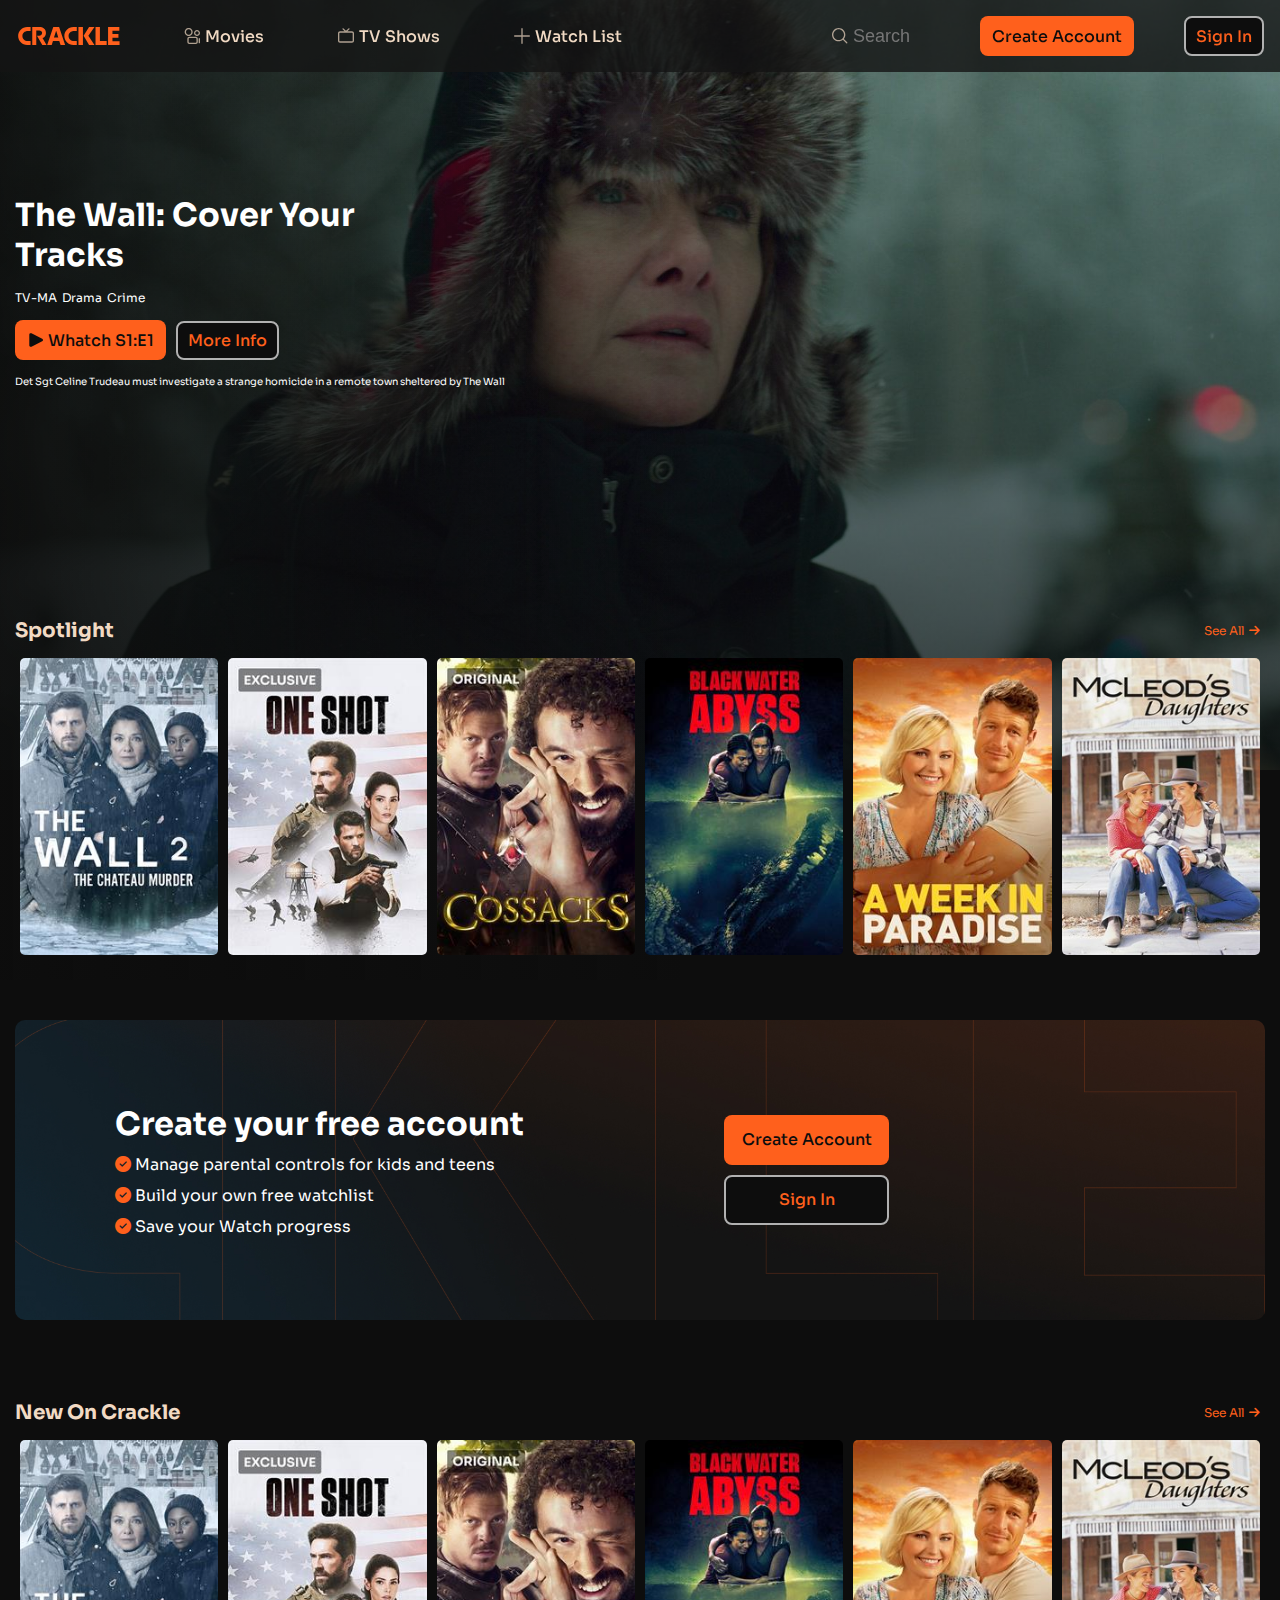
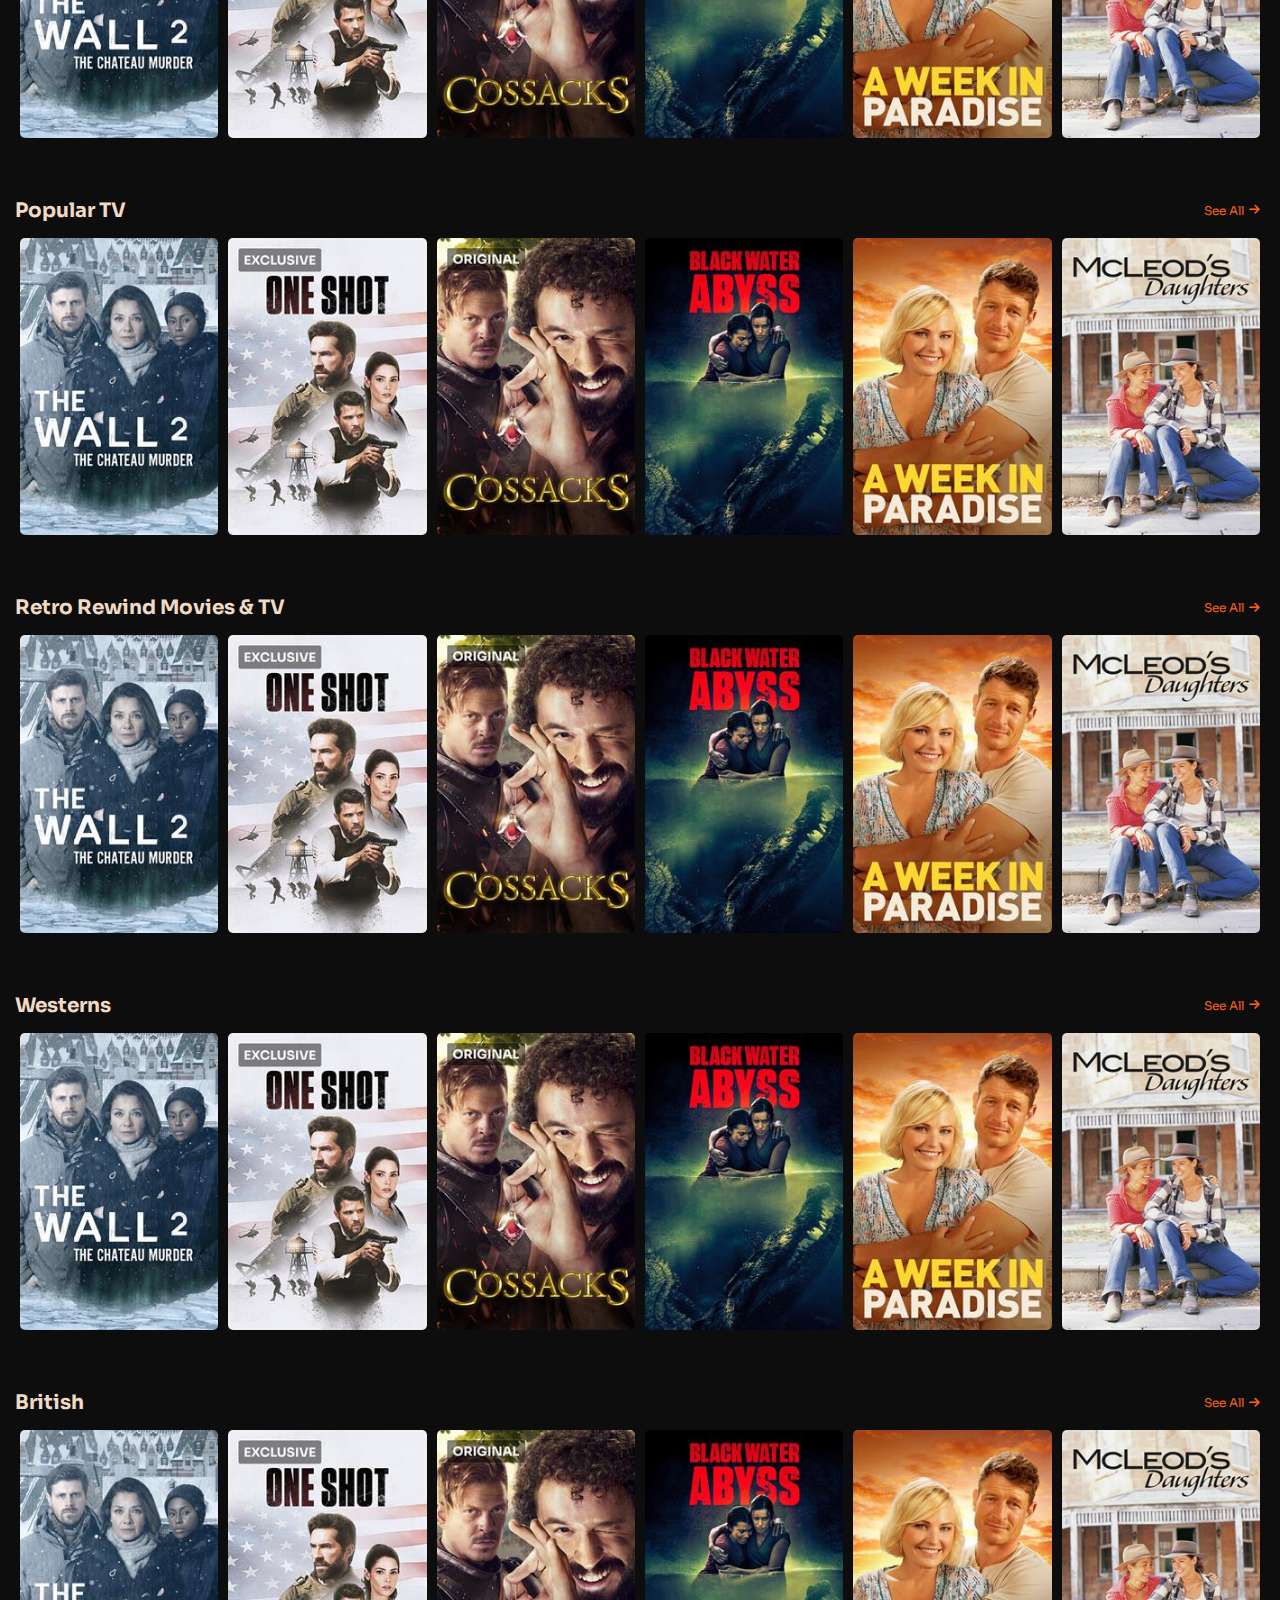
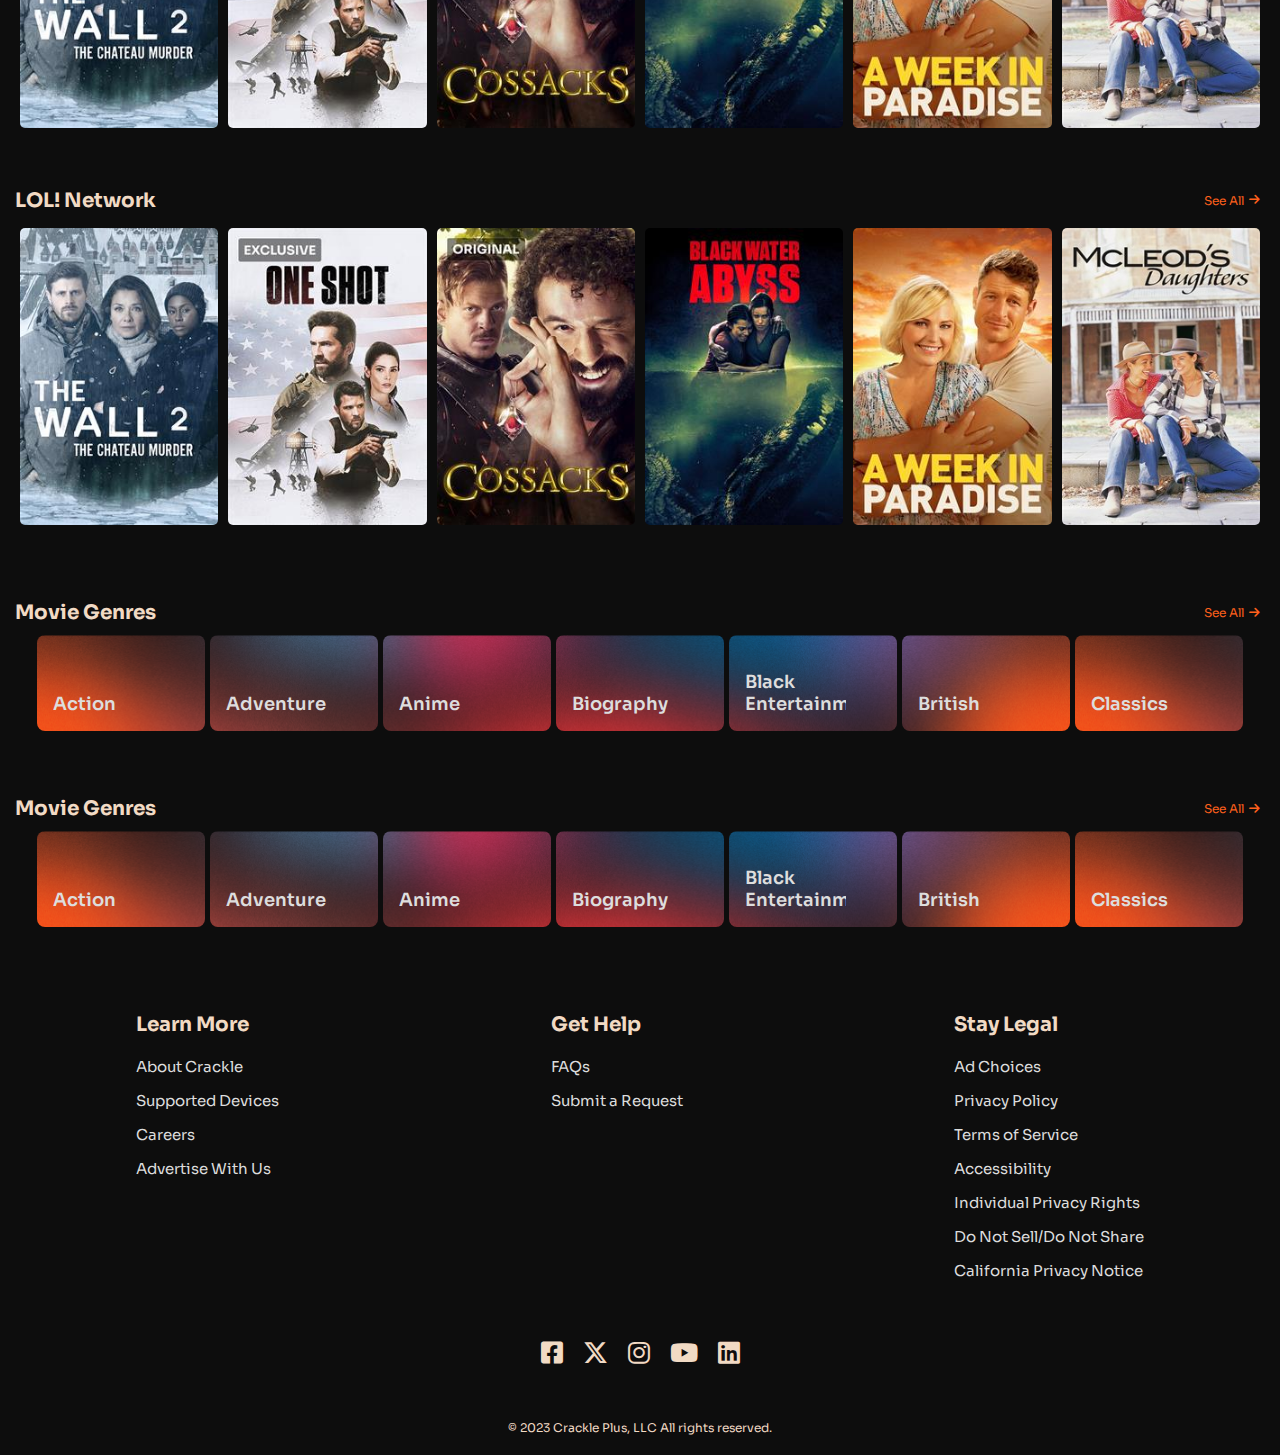
<file: index.html>
<html>
    <head>
        <title>Crackle - Watch Movies Online, Free TV Shows, Original Online ..., crackle.com</title>
        <meta charset="UTF-8"/>
        <meta name="viewport" content="width=device-width, initial-scale=1.0"/>
        <link href="https://fonts.googleapis.com/css2?family=Montserrat:ital,wght@0,100;0,200;0,300;0,400;0,500;0,600;0,700;0,800;0,900;1,100;1,200;1,300;1,400;1,500;1,600;1,700;1,800;1,900&family=Sora:wght@100;200;300;400;500;600;700;800&family=Vazirmatn:wght@100;200;300;400;500;600;700;800;900&display=swap" rel="stylesheet">
        <link rel="stylesheet" href="assets/css/fontawesome.css"/>
        <link rel="stylesheet" href="assets/css/brands.css"/>
        <link rel="stylesheet" href="assets/css/solid.css"/>
        <link rel="stylesheet" href="assets/css/style.css"/>
    </head>
    <body>
        <div class="responsive-header">
            <div class="full-container">
                <div class="flex align-center jc-sb">
                    <div class="logo">
                        <a href="#">
                            <svg width="90" height="15" viewBox="0 0 226 40" fill="#ff601c" xmlns="http://www.w3.org/2000/svg"><path d="M0 19.9986C0 31.0447 8.95808 39.9972 20.007 39.9972H27.6774V31.3575H22.2642C13.8387 31.3575 9.49067 26.2712 9.49067 19.9986C9.49067 13.726 13.8387 8.63966 22.2642 8.63966H27.6774V0H20.007C8.95808 0 0 8.95527 0 19.9986ZM102.628 19.9986C102.628 31.0447 111.586 39.9972 122.635 39.9972H130.305V31.3575H124.892C116.466 31.3575 112.118 26.2712 112.118 19.9986C112.118 13.726 116.466 8.63966 124.892 8.63966H130.305V0H122.635C111.586 0 102.628 8.95527 102.628 19.9986ZM61.7767 13.1624C61.7767 3.80416 55.0701 0 46.8926 0H31.3575V40H40.3043V7.5745H46.6587C50.6009 7.5745 53.3765 9.78936 53.3061 13.5174C53.2356 17.1751 50.0261 19.435 46.7601 19.4773H41.8091L53.6583 40H63.0701L54.143 24.7214C58.7897 22.8954 61.7767 19.2237 61.7767 13.1624ZM181.701 0H171.923V40H196.734V31.366H181.701V0ZM209.584 31.5238V23.9239H222.895V15.4477H209.584V8.57767H224.888V0H199.806V40H225.389V31.5238H209.584ZM78.019 0L64.4959 40H74.5586L77.3709 31.3237H91.3815L94.2839 40H104.454L91.0546 0H78.019ZM79.5858 23.5379L84.4551 8.40296L89.2145 23.5379H79.5858ZM133.985 40H143.958V0H133.985V40ZM157.523 0L145.431 19.5928L157.599 40H169.575L156.066 19.6435L169.615 0H157.523Z"></path></svg>
                        </a>
                    </div>
                    <div class="hamburger-menu flex flex-column jc-c align-center gap-10px">
                        <span></span>
                        <span></span>
                        <span></span>
                    </div>
                </div>
            </div>
        </div>
        <div class="header">
            <div class="full-container">
                <div class="header__holder flex align-center jc-sb">
                    <div class="header__menu flex align-center gap-50px">
                        <div class="header__menu__logo">
                            <a href="#">
                                <svg width="226" height="40" viewBox="0 0 226 40" fill="#ff601c" xmlns="http://www.w3.org/2000/svg"><path d="M0 19.9986C0 31.0447 8.95808 39.9972 20.007 39.9972H27.6774V31.3575H22.2642C13.8387 31.3575 9.49067 26.2712 9.49067 19.9986C9.49067 13.726 13.8387 8.63966 22.2642 8.63966H27.6774V0H20.007C8.95808 0 0 8.95527 0 19.9986ZM102.628 19.9986C102.628 31.0447 111.586 39.9972 122.635 39.9972H130.305V31.3575H124.892C116.466 31.3575 112.118 26.2712 112.118 19.9986C112.118 13.726 116.466 8.63966 124.892 8.63966H130.305V0H122.635C111.586 0 102.628 8.95527 102.628 19.9986ZM61.7767 13.1624C61.7767 3.80416 55.0701 0 46.8926 0H31.3575V40H40.3043V7.5745H46.6587C50.6009 7.5745 53.3765 9.78936 53.3061 13.5174C53.2356 17.1751 50.0261 19.435 46.7601 19.4773H41.8091L53.6583 40H63.0701L54.143 24.7214C58.7897 22.8954 61.7767 19.2237 61.7767 13.1624ZM181.701 0H171.923V40H196.734V31.366H181.701V0ZM209.584 31.5238V23.9239H222.895V15.4477H209.584V8.57767H224.888V0H199.806V40H225.389V31.5238H209.584ZM78.019 0L64.4959 40H74.5586L77.3709 31.3237H91.3815L94.2839 40H104.454L91.0546 0H78.019ZM79.5858 23.5379L84.4551 8.40296L89.2145 23.5379H79.5858ZM133.985 40H143.958V0H133.985V40ZM157.523 0L145.431 19.5928L157.599 40H169.575L156.066 19.6435L169.615 0H157.523Z"></path></svg>
                            </a>
                        </div>
                        <div class="header__menu__list">
                            <ul class="flex align-center gap-50px">
                                <li>
                                    <a class="flex align-center gap-5px btn-transparent" href="#">
                                        <svg width="16" height="16" viewBox="0 0 16 16" fill="none" xmlns="http://www.w3.org/2000/svg"><g opacity="0.7"><path fill-rule="evenodd" clip-rule="evenodd" d="M3.13593 0.304482C3.62124 0.103463 4.14138 0 4.66667 0C5.19195 0 5.7121 0.103463 6.1974 0.304482C6.6827 0.505501 7.12366 0.800139 7.49509 1.17157C7.86653 1.54301 8.16117 1.98396 8.36218 2.46927C8.5632 2.95457 8.66667 3.47471 8.66667 4C8.66667 4.52529 8.5632 5.04543 8.36218 5.53073C8.16117 6.01604 7.86653 6.45699 7.49509 6.82843C7.12366 7.19986 6.6827 7.4945 6.1974 7.69552C5.7121 7.89654 5.19195 8 4.66667 8C4.14138 8 3.62124 7.89654 3.13593 7.69552C2.65063 7.4945 2.20967 7.19986 1.83824 6.82843C1.46681 6.45699 1.17217 6.01604 0.971148 5.53073C0.77013 5.04543 0.666667 4.52529 0.666667 4C0.666667 3.47471 0.77013 2.95457 0.971148 2.46927C1.17217 1.98396 1.46681 1.54301 1.83824 1.17157C2.20967 0.800139 2.65063 0.505501 3.13593 0.304482ZM4.66667 1.33333C4.31647 1.33333 3.96971 1.40231 3.64618 1.53632C3.32264 1.67033 3.02867 1.86676 2.78105 2.11438C2.53343 2.36201 2.337 2.65598 2.20299 2.97951C2.06898 3.30305 2 3.64981 2 4C2 4.35019 2.06898 4.69695 2.20299 5.02049C2.337 5.34402 2.53343 5.638 2.78105 5.88562C3.02867 6.13324 3.32264 6.32967 3.64618 6.46368C3.96971 6.59769 4.31647 6.66667 4.66667 6.66667C5.01686 6.66667 5.36362 6.59769 5.68716 6.46368C6.01069 6.32967 6.30466 6.13324 6.55228 5.88562C6.79991 5.638 6.99633 5.34402 7.13034 5.02049C7.26436 4.69695 7.33333 4.35019 7.33333 4C7.33333 3.64981 7.26436 3.30305 7.13034 2.97951C6.99633 2.65598 6.79991 2.362 6.55228 2.11438C6.30466 1.86676 6.01069 1.67033 5.68716 1.53632C5.36362 1.40231 5.01686 1.33333 4.66667 1.33333Z" fill="#F1DAC4"></path><path fill-rule="evenodd" clip-rule="evenodd" d="M10.8787 2.87868C11.4413 2.31607 12.2044 2 13 2C13.7956 2 14.5587 2.31607 15.1213 2.87868C15.6839 3.44129 16 4.20435 16 5C16 5.79565 15.6839 6.55871 15.1213 7.12132C14.5587 7.68393 13.7956 8 13 8C12.2044 8 11.4413 7.68393 10.8787 7.12132C10.3161 6.55871 10 5.79565 10 5C10 4.20435 10.3161 3.44129 10.8787 2.87868ZM13 3.33333C12.558 3.33333 12.134 3.50893 11.8215 3.82149C11.5089 4.13405 11.3333 4.55797 11.3333 5C11.3333 5.44203 11.5089 5.86595 11.8215 6.17851C12.134 6.49107 12.558 6.66667 13 6.66667C13.442 6.66667 13.866 6.49107 14.1785 6.17851C14.4911 5.86595 14.6667 5.44203 14.6667 5C14.6667 4.55797 14.4911 4.13405 14.1785 3.82149C13.866 3.50893 13.442 3.33333 13 3.33333Z" fill="#F1DAC4"></path><path fill-rule="evenodd" clip-rule="evenodd" d="M3.33333 10.6667C3.33333 9.5621 4.22876 8.66667 5.33333 8.66667H11.8095C12.9141 8.66667 13.8095 9.5621 13.8095 10.6667V14C13.8095 15.1046 12.9141 16 11.8095 16H5.33333C4.22876 16 3.33333 15.1046 3.33333 14V10.6667ZM5.33333 10C4.96514 10 4.66667 10.2985 4.66667 10.6667V14C4.66667 14.3682 4.96514 14.6667 5.33333 14.6667H11.8095C12.1777 14.6667 12.4762 14.3682 12.4762 14V10.6667C12.4762 10.2985 12.1777 10 11.8095 10H5.33333Z" fill="#F1DAC4"></path><path fill-rule="evenodd" clip-rule="evenodd" d="M15.3333 10C15.7015 10 16 10.2985 16 10.6667V14.6667C16 15.0349 15.7015 15.3333 15.3333 15.3333C14.9651 15.3333 14.6667 15.0349 14.6667 14.6667V10.6667C14.6667 10.2985 14.9651 10 15.3333 10Z" fill="#F1DAC4"></path></g></svg>
                                        <span>Movies</span>
                                    </a>
                                </li>
                                <li>
                                    <a class="flex align-center gap-5px btn-transparent" href="#">
                                        <svg width="16" height="16" viewBox="0 0 16 16" fill="none" xmlns="http://www.w3.org/2000/svg"><g opacity="0.7"><path fill-rule="evenodd" clip-rule="evenodd" d="M5.51122 0.378029C5.24664 0.121982 4.82459 0.128901 4.56854 0.393483C4.31249 0.658065 4.31941 1.08012 4.58399 1.33617L6.64769 3.33329H2C0.895431 3.33329 0 4.22872 0 5.33329V12.6666C0 13.7712 0.89543 14.6666 2 14.6666H14C15.1046 14.6666 16 13.7712 16 12.6666V5.33329C16 4.22872 15.1046 3.33329 14 3.33329H9.35229L11.416 1.33617C11.6806 1.08012 11.6875 0.658065 11.4314 0.393483C11.1754 0.128901 10.7533 0.121982 10.4888 0.378029L7.99999 2.78651L5.51122 0.378029ZM1.33333 5.33329C1.33333 4.9651 1.63181 4.66663 2 4.66663H14C14.3682 4.66663 14.6667 4.9651 14.6667 5.33329V12.6666C14.6667 13.0348 14.3682 13.3333 14 13.3333H2C1.63181 13.3333 1.33333 13.0348 1.33333 12.6666V5.33329Z" fill="#F1DAC4"></path></g></svg>
                                        <span>TV Shows</span>
                                    </a>
                                </li>
                                <li>
                                    <a class="flex align-center gap-5px btn-transparent" href="#">
                                        <svg width="16" height="16" viewBox="0 0 16 16" fill="none" xmlns="http://www.w3.org/2000/svg"><g opacity="0.7"><path d="M8 0C7.63181 0 7.33333 0.298477 7.33333 0.666667V7.33333H0.666667C0.298477 7.33333 0 7.63181 0 8C0 8.36819 0.298477 8.66667 0.666667 8.66667H7.33333V15.3333C7.33333 15.7015 7.63181 16 8 16C8.36819 16 8.66667 15.7015 8.66667 15.3333V8.66667H15.3333C15.7015 8.66667 16 8.36819 16 8C16 7.63181 15.7015 7.33333 15.3333 7.33333H8.66667V0.666667C8.66667 0.298477 8.36819 0 8 0Z" fill="#F1DAC4"></path></g></svg>
                                        <span>Watch List</span>
                                    </a>
                                </li>
                            </ul>
                        </div>
                    </div>
                    <div class="header__action flex align-center gap-50px">
                        <div class="header__action__search flex align-center gap-5px btn-transparent">
                            <svg width="16" height="16" viewBox="0 0 16 16" fill="none" xmlns="http://www.w3.org/2000/svg"><g opacity="0.7"><path fill-rule="evenodd" clip-rule="evenodd" d="M6.66667 0C4.89856 0 3.20286 0.702379 1.95262 1.95262C0.702379 3.20286 0 4.89856 0 6.66667C0 8.43478 0.702379 10.1305 1.95262 11.3807C3.20286 12.631 4.89856 13.3333 6.66667 13.3333C8.21114 13.3333 9.70037 12.7974 10.8857 11.8285L14.2905 15.2333C14.5509 15.4937 14.973 15.4937 15.2333 15.2333C15.4937 14.973 15.4937 14.5509 15.2333 14.2905L11.8285 10.8857C12.7974 9.70037 13.3333 8.21114 13.3333 6.66667C13.3333 4.89856 12.631 3.20286 11.3807 1.95262C10.1305 0.702379 8.43478 0 6.66667 0ZM2.89543 2.89543C3.89562 1.89524 5.25218 1.33333 6.66667 1.33333C8.08116 1.33333 9.43771 1.89524 10.4379 2.89543C11.4381 3.89562 12 5.25218 12 6.66667C12 8.08116 11.4381 9.43771 10.4379 10.4379C9.43771 11.4381 8.08116 12 6.66667 12C5.25218 12 3.89562 11.4381 2.89543 10.4379C1.89524 9.43771 1.33333 8.08116 1.33333 6.66667C1.33333 5.25218 1.89524 3.89562 2.89543 2.89543Z" fill="#F1DAC4"></path></g></svg>
                            <input type="text" placeholder="Search"/>
                        </div>
                        <div class="header__action__register">
                            <a class="flex align-center btn-primary" href="#">
                                <span>Create Account</span>
                            </a>
                        </div>
                        <div class="header__action__login">
                            <a class="flex align-center btn" href="#">
                                <span>Sign In</span>
                            </a>
                        </div>
                    </div>
                </div>
            </div>
        </div>
        <div class="hero-section">
            <div class="hero-section__background">
                <img src="assets/images/hero-section.jpg"/>
            </div>
            <div class="hero-section__content-box ptb-180px">
                <div class="container-l">
                    <div class="hero-section__content">
                        <h1 class="hero-section__content__header">The Wall: Cover Your <br> Tracks</h1>
                        <div class="hero-section__content__rating flex align-center gap-5px">
                            <p>TV-MA</p>
                            <ul class="flex align-center gap-5px">
                                <li>Drama</li>
                                <li>Crime</li>
                            </ul>
                        </div>
                        <div class="hero-section__content__button">
                            <ul class="flex align-center gap-10px">
                                <li>
                                    <a class="flex align-center gap-5px btn-primary" href="#">
                                        <svg width="16" height="16" viewBox="0 0 27.963 24" fill="currentColor" xmlns="http://www.w3.org/2000/svg"><path d="M 26.484 9.609 L 7.824 0.28 C 7.422 0.078 6.974 -0.017 6.524 0.003 C 6.074 0.023 5.637 0.157 5.254 0.394 C 4.871 0.631 4.554 0.962 4.335 1.355 C 4.116 1.749 4.001 2.192 4.002 2.642 L 4.002 21.358 C 4.001 21.808 4.116 22.251 4.335 22.645 C 4.554 23.038 4.871 23.369 5.254 23.606 C 5.637 23.843 6.074 23.977 6.524 23.997 C 6.974 24.017 7.422 23.922 7.824 23.72 L 26.484 14.4 C 26.928 14.178 27.302 13.837 27.563 13.414 C 27.825 12.992 27.963 12.505 27.963 12.009 C 27.963 11.512 27.825 11.025 27.563 10.603 C 27.302 10.18 26.928 9.839 26.484 9.617 L 26.484 9.609 Z"></path></svg>
                                        <span>Whatch S1:E1</span>
                                    </a>
                                </li>
                                <li>
                                    <a class="btn" href="#">More Info</a>
                                </li>
                            </ul>
                        </div>
                        <div class="hero-section__content__description">
                            <p>Det Sgt Celine Trudeau must investigate a strange homicide in a remote town sheltered by The Wall</p>
                        </div>
                    </div>
                </div>
            </div>
            <div class="hero-section__spotlight categories">
                <div class="container-l">
                    <div class="hero-section__spotlight-content categories-content flex flex-column gap-5px">
                        <div class="flex align-center nowrap jc-sb">
                            <h1 class="spotlight__header categories-content__header">Spotlight</h1>
                            <a class="flex align-center gap-5px see-all" href="#">
                                <span>See All</span>
                                <i class="fa-solid fa-arrow-right"></i>
                            </a>
                        </div>
                        <ul class="flex align-center nowrap">
                            <li class="column-2">
                                <a class="categories-a" href="#">
                                    <img class="categories-img" src="assets/images/spotlight-1.jpg">
                                    <button class="categories-btn">
                                        <svg width="16" height="16" viewBox="0 0 27.963 24" fill="currentColor" xmlns="http://www.w3.org/2000/svg"><path d="M 26.484 9.609 L 7.824 0.28 C 7.422 0.078 6.974 -0.017 6.524 0.003 C 6.074 0.023 5.637 0.157 5.254 0.394 C 4.871 0.631 4.554 0.962 4.335 1.355 C 4.116 1.749 4.001 2.192 4.002 2.642 L 4.002 21.358 C 4.001 21.808 4.116 22.251 4.335 22.645 C 4.554 23.038 4.871 23.369 5.254 23.606 C 5.637 23.843 6.074 23.977 6.524 23.997 C 6.974 24.017 7.422 23.922 7.824 23.72 L 26.484 14.4 C 26.928 14.178 27.302 13.837 27.563 13.414 C 27.825 12.992 27.963 12.505 27.963 12.009 C 27.963 11.512 27.825 11.025 27.563 10.603 C 27.302 10.18 26.928 9.839 26.484 9.617 L 26.484 9.609 Z"></path></svg>
                                    </button>
                                    <div class="categories-title">Title of the media</div>
                                </a>
                            </li>
                            <li class="column-2">
                                <a class="categories-a" href="#">
                                    <img class="categories-img" src="assets/images/spotlight-2.jpg">
                                    <button class="categories-btn">
                                        <svg width="16" height="16" viewBox="0 0 27.963 24" fill="currentColor" xmlns="http://www.w3.org/2000/svg"><path d="M 26.484 9.609 L 7.824 0.28 C 7.422 0.078 6.974 -0.017 6.524 0.003 C 6.074 0.023 5.637 0.157 5.254 0.394 C 4.871 0.631 4.554 0.962 4.335 1.355 C 4.116 1.749 4.001 2.192 4.002 2.642 L 4.002 21.358 C 4.001 21.808 4.116 22.251 4.335 22.645 C 4.554 23.038 4.871 23.369 5.254 23.606 C 5.637 23.843 6.074 23.977 6.524 23.997 C 6.974 24.017 7.422 23.922 7.824 23.72 L 26.484 14.4 C 26.928 14.178 27.302 13.837 27.563 13.414 C 27.825 12.992 27.963 12.505 27.963 12.009 C 27.963 11.512 27.825 11.025 27.563 10.603 C 27.302 10.18 26.928 9.839 26.484 9.617 L 26.484 9.609 Z"></path></svg>
                                    </button>
                                    <div class="categories-title">Title of the media</div>
                                </a>
                            </li>
                            <li class="column-2">
                                <a class="categories-a" href="#">
                                    <img class="categories-img" src="assets/images/spotlight-3.jpg">
                                    <button class="categories-btn">
                                        <svg width="16" height="16" viewBox="0 0 27.963 24" fill="currentColor" xmlns="http://www.w3.org/2000/svg"><path d="M 26.484 9.609 L 7.824 0.28 C 7.422 0.078 6.974 -0.017 6.524 0.003 C 6.074 0.023 5.637 0.157 5.254 0.394 C 4.871 0.631 4.554 0.962 4.335 1.355 C 4.116 1.749 4.001 2.192 4.002 2.642 L 4.002 21.358 C 4.001 21.808 4.116 22.251 4.335 22.645 C 4.554 23.038 4.871 23.369 5.254 23.606 C 5.637 23.843 6.074 23.977 6.524 23.997 C 6.974 24.017 7.422 23.922 7.824 23.72 L 26.484 14.4 C 26.928 14.178 27.302 13.837 27.563 13.414 C 27.825 12.992 27.963 12.505 27.963 12.009 C 27.963 11.512 27.825 11.025 27.563 10.603 C 27.302 10.18 26.928 9.839 26.484 9.617 L 26.484 9.609 Z"></path></svg>
                                    </button>
                                    <div class="categories-title">Title of the media</div>
                                </a>
                            </li>
                            <li class="column-2">
                                <a class="categories-a" href="#">
                                    <img class="categories-img" src="assets/images/spotlight-4.jpg">
                                    <button class="categories-btn">
                                        <svg width="16" height="16" viewBox="0 0 27.963 24" fill="currentColor" xmlns="http://www.w3.org/2000/svg"><path d="M 26.484 9.609 L 7.824 0.28 C 7.422 0.078 6.974 -0.017 6.524 0.003 C 6.074 0.023 5.637 0.157 5.254 0.394 C 4.871 0.631 4.554 0.962 4.335 1.355 C 4.116 1.749 4.001 2.192 4.002 2.642 L 4.002 21.358 C 4.001 21.808 4.116 22.251 4.335 22.645 C 4.554 23.038 4.871 23.369 5.254 23.606 C 5.637 23.843 6.074 23.977 6.524 23.997 C 6.974 24.017 7.422 23.922 7.824 23.72 L 26.484 14.4 C 26.928 14.178 27.302 13.837 27.563 13.414 C 27.825 12.992 27.963 12.505 27.963 12.009 C 27.963 11.512 27.825 11.025 27.563 10.603 C 27.302 10.18 26.928 9.839 26.484 9.617 L 26.484 9.609 Z"></path></svg>
                                    </button>
                                    <div class="categories-title">Title of the media</div>
                                </a>
                            </li>
                            <li class="column-2">
                                <a class="categories-a" href="#">
                                    <img class="categories-img" src="assets/images/spotlight-5.jpg">
                                    <button class="categories-btn">
                                        <svg width="16" height="16" viewBox="0 0 27.963 24" fill="currentColor" xmlns="http://www.w3.org/2000/svg"><path d="M 26.484 9.609 L 7.824 0.28 C 7.422 0.078 6.974 -0.017 6.524 0.003 C 6.074 0.023 5.637 0.157 5.254 0.394 C 4.871 0.631 4.554 0.962 4.335 1.355 C 4.116 1.749 4.001 2.192 4.002 2.642 L 4.002 21.358 C 4.001 21.808 4.116 22.251 4.335 22.645 C 4.554 23.038 4.871 23.369 5.254 23.606 C 5.637 23.843 6.074 23.977 6.524 23.997 C 6.974 24.017 7.422 23.922 7.824 23.72 L 26.484 14.4 C 26.928 14.178 27.302 13.837 27.563 13.414 C 27.825 12.992 27.963 12.505 27.963 12.009 C 27.963 11.512 27.825 11.025 27.563 10.603 C 27.302 10.18 26.928 9.839 26.484 9.617 L 26.484 9.609 Z"></path></svg>
                                    </button>
                                    <div class="categories-title">Title of the media</div>
                                </a>
                            </li>
                            <li class="column-2">
                                <a class="categories-a" href="#">
                                    <img class="categories-img" src="assets/images/spotlight-6.jpg">
                                    <button class="categories-btn">
                                        <svg width="16" height="16" viewBox="0 0 27.963 24" fill="currentColor" xmlns="http://www.w3.org/2000/svg"><path d="M 26.484 9.609 L 7.824 0.28 C 7.422 0.078 6.974 -0.017 6.524 0.003 C 6.074 0.023 5.637 0.157 5.254 0.394 C 4.871 0.631 4.554 0.962 4.335 1.355 C 4.116 1.749 4.001 2.192 4.002 2.642 L 4.002 21.358 C 4.001 21.808 4.116 22.251 4.335 22.645 C 4.554 23.038 4.871 23.369 5.254 23.606 C 5.637 23.843 6.074 23.977 6.524 23.997 C 6.974 24.017 7.422 23.922 7.824 23.72 L 26.484 14.4 C 26.928 14.178 27.302 13.837 27.563 13.414 C 27.825 12.992 27.963 12.505 27.963 12.009 C 27.963 11.512 27.825 11.025 27.563 10.603 C 27.302 10.18 26.928 9.839 26.484 9.617 L 26.484 9.609 Z"></path></svg>
                                    </button>
                                    <div class="categories-title">Title of the media</div>
                                </a>
                            </li>
                        </ul>
                    </div>
                </div>
            </div>
        </div>
        <div class="create-account">
            <div class="container-l">
                <div class="create-account__content">
                    <div class="create-account__content__details">
                        <ul class="first flex nowrap">
                            <li>
                                <ul class="flex flex-column jc-c gap-10px">
                                    <li>
                                        <h1 class="create-account__content__title">Create your free account</h1>
                                    </li>
                                    <li>
                                        <i class="fa-solid fa-circle-check"></i>
                                        <span>Manage parental controls for kids and teens</span>
                                    </li>
                                    <li>
                                        <i class="fa-solid fa-circle-check"></i>
                                        <span>Build your own free watchlist</span>
                                    </li>
                                    <li>
                                        <i class="fa-solid fa-circle-check"></i>
                                        <span>Save your Watch progress</span>
                                    </li>
                                </ul>
                            </li>
                            <li class="ta-c">
                                <ul class="flex flex-column jc-c align-center gap-10px">
                                    <li>
                                        <a class="btn-primary" href="#">
                                            <span>Create Account</span>
                                        </a>
                                    </li>
                                    <li>
                                        <a class="btn" href="#">
                                            <span>Sign In</span>
                                        </a>
                                    </li>
                                </ul>
                            </li>
                        </ul>
                    </div>
                </div>
            </div>
        </div>
        <div class="categories">
            <div class="container-l">
                <div class="categories-content flex flex-column gap-5px">
                    <div class="flex align-center nowrap jc-sb">
                        <h1 class="categories-content__header">New On Crackle</h1>
                        <a class="flex align-center gap-5px see-all" href="#">
                            <span>See All</span>
                            <i class="fa-solid fa-arrow-right"></i>
                        </a>
                    </div>
                    <ul class="flex align-center nowrap">
                        <li class="column-2">
                            <a class="categories-a" href="#">
                                <img class="categories-img" src="assets/images/spotlight-1.jpg">
                                <button class="categories-btn">
                                    <svg width="16" height="16" viewBox="0 0 27.963 24" fill="currentColor" xmlns="http://www.w3.org/2000/svg"><path d="M 26.484 9.609 L 7.824 0.28 C 7.422 0.078 6.974 -0.017 6.524 0.003 C 6.074 0.023 5.637 0.157 5.254 0.394 C 4.871 0.631 4.554 0.962 4.335 1.355 C 4.116 1.749 4.001 2.192 4.002 2.642 L 4.002 21.358 C 4.001 21.808 4.116 22.251 4.335 22.645 C 4.554 23.038 4.871 23.369 5.254 23.606 C 5.637 23.843 6.074 23.977 6.524 23.997 C 6.974 24.017 7.422 23.922 7.824 23.72 L 26.484 14.4 C 26.928 14.178 27.302 13.837 27.563 13.414 C 27.825 12.992 27.963 12.505 27.963 12.009 C 27.963 11.512 27.825 11.025 27.563 10.603 C 27.302 10.18 26.928 9.839 26.484 9.617 L 26.484 9.609 Z"></path></svg>
                                </button>
                                <div class="categories-title">Title of the media</div>
                            </a>
                        </li>
                        <li class="column-2">
                            <a class="categories-a" href="#">
                                <img class="categories-img" src="assets/images/spotlight-2.jpg">
                                <button class="categories-btn">
                                    <svg width="16" height="16" viewBox="0 0 27.963 24" fill="currentColor" xmlns="http://www.w3.org/2000/svg"><path d="M 26.484 9.609 L 7.824 0.28 C 7.422 0.078 6.974 -0.017 6.524 0.003 C 6.074 0.023 5.637 0.157 5.254 0.394 C 4.871 0.631 4.554 0.962 4.335 1.355 C 4.116 1.749 4.001 2.192 4.002 2.642 L 4.002 21.358 C 4.001 21.808 4.116 22.251 4.335 22.645 C 4.554 23.038 4.871 23.369 5.254 23.606 C 5.637 23.843 6.074 23.977 6.524 23.997 C 6.974 24.017 7.422 23.922 7.824 23.72 L 26.484 14.4 C 26.928 14.178 27.302 13.837 27.563 13.414 C 27.825 12.992 27.963 12.505 27.963 12.009 C 27.963 11.512 27.825 11.025 27.563 10.603 C 27.302 10.18 26.928 9.839 26.484 9.617 L 26.484 9.609 Z"></path></svg>
                                </button>
                                <div class="categories-title">Title of the media</div>
                            </a>
                        </li>
                        <li class="column-2">
                            <a class="categories-a" href="#">
                                <img class="categories-img" src="assets/images/spotlight-3.jpg">
                                <button class="categories-btn">
                                    <svg width="16" height="16" viewBox="0 0 27.963 24" fill="currentColor" xmlns="http://www.w3.org/2000/svg"><path d="M 26.484 9.609 L 7.824 0.28 C 7.422 0.078 6.974 -0.017 6.524 0.003 C 6.074 0.023 5.637 0.157 5.254 0.394 C 4.871 0.631 4.554 0.962 4.335 1.355 C 4.116 1.749 4.001 2.192 4.002 2.642 L 4.002 21.358 C 4.001 21.808 4.116 22.251 4.335 22.645 C 4.554 23.038 4.871 23.369 5.254 23.606 C 5.637 23.843 6.074 23.977 6.524 23.997 C 6.974 24.017 7.422 23.922 7.824 23.72 L 26.484 14.4 C 26.928 14.178 27.302 13.837 27.563 13.414 C 27.825 12.992 27.963 12.505 27.963 12.009 C 27.963 11.512 27.825 11.025 27.563 10.603 C 27.302 10.18 26.928 9.839 26.484 9.617 L 26.484 9.609 Z"></path></svg>
                                </button>
                                <div class="categories-title">Title of the media</div>
                            </a>
                        </li>
                        <li class="column-2">
                            <a class="categories-a" href="#">
                                <img class="categories-img" src="assets/images/spotlight-4.jpg">
                                <button class="categories-btn">
                                    <svg width="16" height="16" viewBox="0 0 27.963 24" fill="currentColor" xmlns="http://www.w3.org/2000/svg"><path d="M 26.484 9.609 L 7.824 0.28 C 7.422 0.078 6.974 -0.017 6.524 0.003 C 6.074 0.023 5.637 0.157 5.254 0.394 C 4.871 0.631 4.554 0.962 4.335 1.355 C 4.116 1.749 4.001 2.192 4.002 2.642 L 4.002 21.358 C 4.001 21.808 4.116 22.251 4.335 22.645 C 4.554 23.038 4.871 23.369 5.254 23.606 C 5.637 23.843 6.074 23.977 6.524 23.997 C 6.974 24.017 7.422 23.922 7.824 23.72 L 26.484 14.4 C 26.928 14.178 27.302 13.837 27.563 13.414 C 27.825 12.992 27.963 12.505 27.963 12.009 C 27.963 11.512 27.825 11.025 27.563 10.603 C 27.302 10.18 26.928 9.839 26.484 9.617 L 26.484 9.609 Z"></path></svg>
                                </button>
                                <div class="categories-title">Title of the media</div>
                            </a>
                        </li>
                        <li class="column-2">
                            <a class="categories-a" href="#">
                                <img class="categories-img" src="assets/images/spotlight-5.jpg">
                                <button class="categories-btn">
                                    <svg width="16" height="16" viewBox="0 0 27.963 24" fill="currentColor" xmlns="http://www.w3.org/2000/svg"><path d="M 26.484 9.609 L 7.824 0.28 C 7.422 0.078 6.974 -0.017 6.524 0.003 C 6.074 0.023 5.637 0.157 5.254 0.394 C 4.871 0.631 4.554 0.962 4.335 1.355 C 4.116 1.749 4.001 2.192 4.002 2.642 L 4.002 21.358 C 4.001 21.808 4.116 22.251 4.335 22.645 C 4.554 23.038 4.871 23.369 5.254 23.606 C 5.637 23.843 6.074 23.977 6.524 23.997 C 6.974 24.017 7.422 23.922 7.824 23.72 L 26.484 14.4 C 26.928 14.178 27.302 13.837 27.563 13.414 C 27.825 12.992 27.963 12.505 27.963 12.009 C 27.963 11.512 27.825 11.025 27.563 10.603 C 27.302 10.18 26.928 9.839 26.484 9.617 L 26.484 9.609 Z"></path></svg>
                                </button>
                                <div class="categories-title">Title of the media</div>
                            </a>
                        </li>
                        <li class="column-2">
                            <a class="categories-a" href="#">
                                <img class="categories-img" src="assets/images/spotlight-6.jpg">
                                <button class="categories-btn">
                                    <svg width="16" height="16" viewBox="0 0 27.963 24" fill="currentColor" xmlns="http://www.w3.org/2000/svg"><path d="M 26.484 9.609 L 7.824 0.28 C 7.422 0.078 6.974 -0.017 6.524 0.003 C 6.074 0.023 5.637 0.157 5.254 0.394 C 4.871 0.631 4.554 0.962 4.335 1.355 C 4.116 1.749 4.001 2.192 4.002 2.642 L 4.002 21.358 C 4.001 21.808 4.116 22.251 4.335 22.645 C 4.554 23.038 4.871 23.369 5.254 23.606 C 5.637 23.843 6.074 23.977 6.524 23.997 C 6.974 24.017 7.422 23.922 7.824 23.72 L 26.484 14.4 C 26.928 14.178 27.302 13.837 27.563 13.414 C 27.825 12.992 27.963 12.505 27.963 12.009 C 27.963 11.512 27.825 11.025 27.563 10.603 C 27.302 10.18 26.928 9.839 26.484 9.617 L 26.484 9.609 Z"></path></svg>
                                </button>
                                <div class="categories-title">Title of the media</div>
                            </a>
                        </li>
                    </ul>
                </div>
            </div>
        </div>
        <div class="categories">
            <div class="container-l">
                <div class="categories-content flex flex-column gap-5px">
                    <div class="flex align-center nowrap jc-sb">
                        <h1 class="categories-content__header">Popular TV</h1>
                        <a class="flex align-center gap-5px see-all" href="#">
                            <span>See All</span>
                            <i class="fa-solid fa-arrow-right"></i>
                        </a>
                    </div>
                    <ul class="flex align-center nowrap">
                        <li class="column-2">
                            <a class="categories-a" href="#">
                                <img class="categories-img" src="assets/images/spotlight-1.jpg">
                                <button class="categories-btn">
                                    <svg width="16" height="16" viewBox="0 0 27.963 24" fill="currentColor" xmlns="http://www.w3.org/2000/svg"><path d="M 26.484 9.609 L 7.824 0.28 C 7.422 0.078 6.974 -0.017 6.524 0.003 C 6.074 0.023 5.637 0.157 5.254 0.394 C 4.871 0.631 4.554 0.962 4.335 1.355 C 4.116 1.749 4.001 2.192 4.002 2.642 L 4.002 21.358 C 4.001 21.808 4.116 22.251 4.335 22.645 C 4.554 23.038 4.871 23.369 5.254 23.606 C 5.637 23.843 6.074 23.977 6.524 23.997 C 6.974 24.017 7.422 23.922 7.824 23.72 L 26.484 14.4 C 26.928 14.178 27.302 13.837 27.563 13.414 C 27.825 12.992 27.963 12.505 27.963 12.009 C 27.963 11.512 27.825 11.025 27.563 10.603 C 27.302 10.18 26.928 9.839 26.484 9.617 L 26.484 9.609 Z"></path></svg>
                                </button>
                                <div class="categories-title">Title of the media</div>
                            </a>
                        </li>
                        <li class="column-2">
                            <a class="categories-a" href="#">
                                <img class="categories-img" src="assets/images/spotlight-2.jpg">
                                <button class="categories-btn">
                                    <svg width="16" height="16" viewBox="0 0 27.963 24" fill="currentColor" xmlns="http://www.w3.org/2000/svg"><path d="M 26.484 9.609 L 7.824 0.28 C 7.422 0.078 6.974 -0.017 6.524 0.003 C 6.074 0.023 5.637 0.157 5.254 0.394 C 4.871 0.631 4.554 0.962 4.335 1.355 C 4.116 1.749 4.001 2.192 4.002 2.642 L 4.002 21.358 C 4.001 21.808 4.116 22.251 4.335 22.645 C 4.554 23.038 4.871 23.369 5.254 23.606 C 5.637 23.843 6.074 23.977 6.524 23.997 C 6.974 24.017 7.422 23.922 7.824 23.72 L 26.484 14.4 C 26.928 14.178 27.302 13.837 27.563 13.414 C 27.825 12.992 27.963 12.505 27.963 12.009 C 27.963 11.512 27.825 11.025 27.563 10.603 C 27.302 10.18 26.928 9.839 26.484 9.617 L 26.484 9.609 Z"></path></svg>
                                </button>
                                <div class="categories-title">Title of the media</div>
                            </a>
                        </li>
                        <li class="column-2">
                            <a class="categories-a" href="#">
                                <img class="categories-img" src="assets/images/spotlight-3.jpg">
                                <button class="categories-btn">
                                    <svg width="16" height="16" viewBox="0 0 27.963 24" fill="currentColor" xmlns="http://www.w3.org/2000/svg"><path d="M 26.484 9.609 L 7.824 0.28 C 7.422 0.078 6.974 -0.017 6.524 0.003 C 6.074 0.023 5.637 0.157 5.254 0.394 C 4.871 0.631 4.554 0.962 4.335 1.355 C 4.116 1.749 4.001 2.192 4.002 2.642 L 4.002 21.358 C 4.001 21.808 4.116 22.251 4.335 22.645 C 4.554 23.038 4.871 23.369 5.254 23.606 C 5.637 23.843 6.074 23.977 6.524 23.997 C 6.974 24.017 7.422 23.922 7.824 23.72 L 26.484 14.4 C 26.928 14.178 27.302 13.837 27.563 13.414 C 27.825 12.992 27.963 12.505 27.963 12.009 C 27.963 11.512 27.825 11.025 27.563 10.603 C 27.302 10.18 26.928 9.839 26.484 9.617 L 26.484 9.609 Z"></path></svg>
                                </button>
                                <div class="categories-title">Title of the media</div>
                            </a>
                        </li>
                        <li class="column-2">
                            <a class="categories-a" href="#">
                                <img class="categories-img" src="assets/images/spotlight-4.jpg">
                                <button class="categories-btn">
                                    <svg width="16" height="16" viewBox="0 0 27.963 24" fill="currentColor" xmlns="http://www.w3.org/2000/svg"><path d="M 26.484 9.609 L 7.824 0.28 C 7.422 0.078 6.974 -0.017 6.524 0.003 C 6.074 0.023 5.637 0.157 5.254 0.394 C 4.871 0.631 4.554 0.962 4.335 1.355 C 4.116 1.749 4.001 2.192 4.002 2.642 L 4.002 21.358 C 4.001 21.808 4.116 22.251 4.335 22.645 C 4.554 23.038 4.871 23.369 5.254 23.606 C 5.637 23.843 6.074 23.977 6.524 23.997 C 6.974 24.017 7.422 23.922 7.824 23.72 L 26.484 14.4 C 26.928 14.178 27.302 13.837 27.563 13.414 C 27.825 12.992 27.963 12.505 27.963 12.009 C 27.963 11.512 27.825 11.025 27.563 10.603 C 27.302 10.18 26.928 9.839 26.484 9.617 L 26.484 9.609 Z"></path></svg>
                                </button>
                                <div class="categories-title">Title of the media</div>
                            </a>
                        </li>
                        <li class="column-2">
                            <a class="categories-a" href="#">
                                <img class="categories-img" src="assets/images/spotlight-5.jpg">
                                <button class="categories-btn">
                                    <svg width="16" height="16" viewBox="0 0 27.963 24" fill="currentColor" xmlns="http://www.w3.org/2000/svg"><path d="M 26.484 9.609 L 7.824 0.28 C 7.422 0.078 6.974 -0.017 6.524 0.003 C 6.074 0.023 5.637 0.157 5.254 0.394 C 4.871 0.631 4.554 0.962 4.335 1.355 C 4.116 1.749 4.001 2.192 4.002 2.642 L 4.002 21.358 C 4.001 21.808 4.116 22.251 4.335 22.645 C 4.554 23.038 4.871 23.369 5.254 23.606 C 5.637 23.843 6.074 23.977 6.524 23.997 C 6.974 24.017 7.422 23.922 7.824 23.72 L 26.484 14.4 C 26.928 14.178 27.302 13.837 27.563 13.414 C 27.825 12.992 27.963 12.505 27.963 12.009 C 27.963 11.512 27.825 11.025 27.563 10.603 C 27.302 10.18 26.928 9.839 26.484 9.617 L 26.484 9.609 Z"></path></svg>
                                </button>
                                <div class="categories-title">Title of the media</div>
                            </a>
                        </li>
                        <li class="column-2">
                            <a class="categories-a" href="#">
                                <img class="categories-img" src="assets/images/spotlight-6.jpg">
                                <button class="categories-btn">
                                    <svg width="16" height="16" viewBox="0 0 27.963 24" fill="currentColor" xmlns="http://www.w3.org/2000/svg"><path d="M 26.484 9.609 L 7.824 0.28 C 7.422 0.078 6.974 -0.017 6.524 0.003 C 6.074 0.023 5.637 0.157 5.254 0.394 C 4.871 0.631 4.554 0.962 4.335 1.355 C 4.116 1.749 4.001 2.192 4.002 2.642 L 4.002 21.358 C 4.001 21.808 4.116 22.251 4.335 22.645 C 4.554 23.038 4.871 23.369 5.254 23.606 C 5.637 23.843 6.074 23.977 6.524 23.997 C 6.974 24.017 7.422 23.922 7.824 23.72 L 26.484 14.4 C 26.928 14.178 27.302 13.837 27.563 13.414 C 27.825 12.992 27.963 12.505 27.963 12.009 C 27.963 11.512 27.825 11.025 27.563 10.603 C 27.302 10.18 26.928 9.839 26.484 9.617 L 26.484 9.609 Z"></path></svg>
                                </button>
                                <div class="categories-title">Title of the media</div>
                            </a>
                        </li>
                    </ul>
                </div>
            </div>
        </div>
        <div class="categories">
            <div class="container-l">
                <div class="categories-content flex flex-column gap-5px">
                    <div class="flex align-center nowrap jc-sb">
                        <h1 class="categories-content__header">Retro Rewind Movies & TV</h1>
                        <a class="flex align-center gap-5px see-all" href="#">
                            <span>See All</span>
                            <i class="fa-solid fa-arrow-right"></i>
                        </a>
                    </div>
                    <ul class="flex align-center nowrap">
                        <li class="column-2">
                            <a class="categories-a" href="#">
                                <img class="categories-img" src="assets/images/spotlight-1.jpg">
                                <button class="categories-btn">
                                    <svg width="16" height="16" viewBox="0 0 27.963 24" fill="currentColor" xmlns="http://www.w3.org/2000/svg"><path d="M 26.484 9.609 L 7.824 0.28 C 7.422 0.078 6.974 -0.017 6.524 0.003 C 6.074 0.023 5.637 0.157 5.254 0.394 C 4.871 0.631 4.554 0.962 4.335 1.355 C 4.116 1.749 4.001 2.192 4.002 2.642 L 4.002 21.358 C 4.001 21.808 4.116 22.251 4.335 22.645 C 4.554 23.038 4.871 23.369 5.254 23.606 C 5.637 23.843 6.074 23.977 6.524 23.997 C 6.974 24.017 7.422 23.922 7.824 23.72 L 26.484 14.4 C 26.928 14.178 27.302 13.837 27.563 13.414 C 27.825 12.992 27.963 12.505 27.963 12.009 C 27.963 11.512 27.825 11.025 27.563 10.603 C 27.302 10.18 26.928 9.839 26.484 9.617 L 26.484 9.609 Z"></path></svg>
                                </button>
                                <div class="categories-title">Title of the media</div>
                            </a>
                        </li>
                        <li class="column-2">
                            <a class="categories-a" href="#">
                                <img class="categories-img" src="assets/images/spotlight-2.jpg">
                                <button class="categories-btn">
                                    <svg width="16" height="16" viewBox="0 0 27.963 24" fill="currentColor" xmlns="http://www.w3.org/2000/svg"><path d="M 26.484 9.609 L 7.824 0.28 C 7.422 0.078 6.974 -0.017 6.524 0.003 C 6.074 0.023 5.637 0.157 5.254 0.394 C 4.871 0.631 4.554 0.962 4.335 1.355 C 4.116 1.749 4.001 2.192 4.002 2.642 L 4.002 21.358 C 4.001 21.808 4.116 22.251 4.335 22.645 C 4.554 23.038 4.871 23.369 5.254 23.606 C 5.637 23.843 6.074 23.977 6.524 23.997 C 6.974 24.017 7.422 23.922 7.824 23.72 L 26.484 14.4 C 26.928 14.178 27.302 13.837 27.563 13.414 C 27.825 12.992 27.963 12.505 27.963 12.009 C 27.963 11.512 27.825 11.025 27.563 10.603 C 27.302 10.18 26.928 9.839 26.484 9.617 L 26.484 9.609 Z"></path></svg>
                                </button>
                                <div class="categories-title">Title of the media</div>
                            </a>
                        </li>
                        <li class="column-2">
                            <a class="categories-a" href="#">
                                <img class="categories-img" src="assets/images/spotlight-3.jpg">
                                <button class="categories-btn">
                                    <svg width="16" height="16" viewBox="0 0 27.963 24" fill="currentColor" xmlns="http://www.w3.org/2000/svg"><path d="M 26.484 9.609 L 7.824 0.28 C 7.422 0.078 6.974 -0.017 6.524 0.003 C 6.074 0.023 5.637 0.157 5.254 0.394 C 4.871 0.631 4.554 0.962 4.335 1.355 C 4.116 1.749 4.001 2.192 4.002 2.642 L 4.002 21.358 C 4.001 21.808 4.116 22.251 4.335 22.645 C 4.554 23.038 4.871 23.369 5.254 23.606 C 5.637 23.843 6.074 23.977 6.524 23.997 C 6.974 24.017 7.422 23.922 7.824 23.72 L 26.484 14.4 C 26.928 14.178 27.302 13.837 27.563 13.414 C 27.825 12.992 27.963 12.505 27.963 12.009 C 27.963 11.512 27.825 11.025 27.563 10.603 C 27.302 10.18 26.928 9.839 26.484 9.617 L 26.484 9.609 Z"></path></svg>
                                </button>
                                <div class="categories-title">Title of the media</div>
                            </a>
                        </li>
                        <li class="column-2">
                            <a class="categories-a" href="#">
                                <img class="categories-img" src="assets/images/spotlight-4.jpg">
                                <button class="categories-btn">
                                    <svg width="16" height="16" viewBox="0 0 27.963 24" fill="currentColor" xmlns="http://www.w3.org/2000/svg"><path d="M 26.484 9.609 L 7.824 0.28 C 7.422 0.078 6.974 -0.017 6.524 0.003 C 6.074 0.023 5.637 0.157 5.254 0.394 C 4.871 0.631 4.554 0.962 4.335 1.355 C 4.116 1.749 4.001 2.192 4.002 2.642 L 4.002 21.358 C 4.001 21.808 4.116 22.251 4.335 22.645 C 4.554 23.038 4.871 23.369 5.254 23.606 C 5.637 23.843 6.074 23.977 6.524 23.997 C 6.974 24.017 7.422 23.922 7.824 23.72 L 26.484 14.4 C 26.928 14.178 27.302 13.837 27.563 13.414 C 27.825 12.992 27.963 12.505 27.963 12.009 C 27.963 11.512 27.825 11.025 27.563 10.603 C 27.302 10.18 26.928 9.839 26.484 9.617 L 26.484 9.609 Z"></path></svg>
                                </button>
                                <div class="categories-title">Title of the media</div>
                            </a>
                        </li>
                        <li class="column-2">
                            <a class="categories-a" href="#">
                                <img class="categories-img" src="assets/images/spotlight-5.jpg">
                                <button class="categories-btn">
                                    <svg width="16" height="16" viewBox="0 0 27.963 24" fill="currentColor" xmlns="http://www.w3.org/2000/svg"><path d="M 26.484 9.609 L 7.824 0.28 C 7.422 0.078 6.974 -0.017 6.524 0.003 C 6.074 0.023 5.637 0.157 5.254 0.394 C 4.871 0.631 4.554 0.962 4.335 1.355 C 4.116 1.749 4.001 2.192 4.002 2.642 L 4.002 21.358 C 4.001 21.808 4.116 22.251 4.335 22.645 C 4.554 23.038 4.871 23.369 5.254 23.606 C 5.637 23.843 6.074 23.977 6.524 23.997 C 6.974 24.017 7.422 23.922 7.824 23.72 L 26.484 14.4 C 26.928 14.178 27.302 13.837 27.563 13.414 C 27.825 12.992 27.963 12.505 27.963 12.009 C 27.963 11.512 27.825 11.025 27.563 10.603 C 27.302 10.18 26.928 9.839 26.484 9.617 L 26.484 9.609 Z"></path></svg>
                                </button>
                                <div class="categories-title">Title of the media</div>
                            </a>
                        </li>
                        <li class="column-2">
                            <a class="categories-a" href="#">
                                <img class="categories-img" src="assets/images/spotlight-6.jpg">
                                <button class="categories-btn">
                                    <svg width="16" height="16" viewBox="0 0 27.963 24" fill="currentColor" xmlns="http://www.w3.org/2000/svg"><path d="M 26.484 9.609 L 7.824 0.28 C 7.422 0.078 6.974 -0.017 6.524 0.003 C 6.074 0.023 5.637 0.157 5.254 0.394 C 4.871 0.631 4.554 0.962 4.335 1.355 C 4.116 1.749 4.001 2.192 4.002 2.642 L 4.002 21.358 C 4.001 21.808 4.116 22.251 4.335 22.645 C 4.554 23.038 4.871 23.369 5.254 23.606 C 5.637 23.843 6.074 23.977 6.524 23.997 C 6.974 24.017 7.422 23.922 7.824 23.72 L 26.484 14.4 C 26.928 14.178 27.302 13.837 27.563 13.414 C 27.825 12.992 27.963 12.505 27.963 12.009 C 27.963 11.512 27.825 11.025 27.563 10.603 C 27.302 10.18 26.928 9.839 26.484 9.617 L 26.484 9.609 Z"></path></svg>
                                </button>
                                <div class="categories-title">Title of the media</div>
                            </a>
                        </li>
                    </ul>
                </div>
            </div>
        </div>
        <div class="categories">
            <div class="container-l">
                <div class="categories-content flex flex-column gap-5px">
                    <div class="flex align-center nowrap jc-sb">
                        <h1 class="categories-content__header">Westerns</h1>
                        <a class="flex align-center gap-5px see-all" href="#">
                            <span>See All</span>
                            <i class="fa-solid fa-arrow-right"></i>
                        </a>
                    </div>
                    <ul class="flex align-center nowrap">
                        <li class="column-2">
                            <a class="categories-a" href="#">
                                <img class="categories-img" src="assets/images/spotlight-1.jpg">
                                <button class="categories-btn">
                                    <svg width="16" height="16" viewBox="0 0 27.963 24" fill="currentColor" xmlns="http://www.w3.org/2000/svg"><path d="M 26.484 9.609 L 7.824 0.28 C 7.422 0.078 6.974 -0.017 6.524 0.003 C 6.074 0.023 5.637 0.157 5.254 0.394 C 4.871 0.631 4.554 0.962 4.335 1.355 C 4.116 1.749 4.001 2.192 4.002 2.642 L 4.002 21.358 C 4.001 21.808 4.116 22.251 4.335 22.645 C 4.554 23.038 4.871 23.369 5.254 23.606 C 5.637 23.843 6.074 23.977 6.524 23.997 C 6.974 24.017 7.422 23.922 7.824 23.72 L 26.484 14.4 C 26.928 14.178 27.302 13.837 27.563 13.414 C 27.825 12.992 27.963 12.505 27.963 12.009 C 27.963 11.512 27.825 11.025 27.563 10.603 C 27.302 10.18 26.928 9.839 26.484 9.617 L 26.484 9.609 Z"></path></svg>
                                </button>
                                <div class="categories-title">Title of the media</div>
                            </a>
                        </li>
                        <li class="column-2">
                            <a class="categories-a" href="#">
                                <img class="categories-img" src="assets/images/spotlight-2.jpg">
                                <button class="categories-btn">
                                    <svg width="16" height="16" viewBox="0 0 27.963 24" fill="currentColor" xmlns="http://www.w3.org/2000/svg"><path d="M 26.484 9.609 L 7.824 0.28 C 7.422 0.078 6.974 -0.017 6.524 0.003 C 6.074 0.023 5.637 0.157 5.254 0.394 C 4.871 0.631 4.554 0.962 4.335 1.355 C 4.116 1.749 4.001 2.192 4.002 2.642 L 4.002 21.358 C 4.001 21.808 4.116 22.251 4.335 22.645 C 4.554 23.038 4.871 23.369 5.254 23.606 C 5.637 23.843 6.074 23.977 6.524 23.997 C 6.974 24.017 7.422 23.922 7.824 23.72 L 26.484 14.4 C 26.928 14.178 27.302 13.837 27.563 13.414 C 27.825 12.992 27.963 12.505 27.963 12.009 C 27.963 11.512 27.825 11.025 27.563 10.603 C 27.302 10.18 26.928 9.839 26.484 9.617 L 26.484 9.609 Z"></path></svg>
                                </button>
                                <div class="categories-title">Title of the media</div>
                            </a>
                        </li>
                        <li class="column-2">
                            <a class="categories-a" href="#">
                                <img class="categories-img" src="assets/images/spotlight-3.jpg">
                                <button class="categories-btn">
                                    <svg width="16" height="16" viewBox="0 0 27.963 24" fill="currentColor" xmlns="http://www.w3.org/2000/svg"><path d="M 26.484 9.609 L 7.824 0.28 C 7.422 0.078 6.974 -0.017 6.524 0.003 C 6.074 0.023 5.637 0.157 5.254 0.394 C 4.871 0.631 4.554 0.962 4.335 1.355 C 4.116 1.749 4.001 2.192 4.002 2.642 L 4.002 21.358 C 4.001 21.808 4.116 22.251 4.335 22.645 C 4.554 23.038 4.871 23.369 5.254 23.606 C 5.637 23.843 6.074 23.977 6.524 23.997 C 6.974 24.017 7.422 23.922 7.824 23.72 L 26.484 14.4 C 26.928 14.178 27.302 13.837 27.563 13.414 C 27.825 12.992 27.963 12.505 27.963 12.009 C 27.963 11.512 27.825 11.025 27.563 10.603 C 27.302 10.18 26.928 9.839 26.484 9.617 L 26.484 9.609 Z"></path></svg>
                                </button>
                                <div class="categories-title">Title of the media</div>
                            </a>
                        </li>
                        <li class="column-2">
                            <a class="categories-a" href="#">
                                <img class="categories-img" src="assets/images/spotlight-4.jpg">
                                <button class="categories-btn">
                                    <svg width="16" height="16" viewBox="0 0 27.963 24" fill="currentColor" xmlns="http://www.w3.org/2000/svg"><path d="M 26.484 9.609 L 7.824 0.28 C 7.422 0.078 6.974 -0.017 6.524 0.003 C 6.074 0.023 5.637 0.157 5.254 0.394 C 4.871 0.631 4.554 0.962 4.335 1.355 C 4.116 1.749 4.001 2.192 4.002 2.642 L 4.002 21.358 C 4.001 21.808 4.116 22.251 4.335 22.645 C 4.554 23.038 4.871 23.369 5.254 23.606 C 5.637 23.843 6.074 23.977 6.524 23.997 C 6.974 24.017 7.422 23.922 7.824 23.72 L 26.484 14.4 C 26.928 14.178 27.302 13.837 27.563 13.414 C 27.825 12.992 27.963 12.505 27.963 12.009 C 27.963 11.512 27.825 11.025 27.563 10.603 C 27.302 10.18 26.928 9.839 26.484 9.617 L 26.484 9.609 Z"></path></svg>
                                </button>
                                <div class="categories-title">Title of the media</div>
                            </a>
                        </li>
                        <li class="column-2">
                            <a class="categories-a" href="#">
                                <img class="categories-img" src="assets/images/spotlight-5.jpg">
                                <button class="categories-btn">
                                    <svg width="16" height="16" viewBox="0 0 27.963 24" fill="currentColor" xmlns="http://www.w3.org/2000/svg"><path d="M 26.484 9.609 L 7.824 0.28 C 7.422 0.078 6.974 -0.017 6.524 0.003 C 6.074 0.023 5.637 0.157 5.254 0.394 C 4.871 0.631 4.554 0.962 4.335 1.355 C 4.116 1.749 4.001 2.192 4.002 2.642 L 4.002 21.358 C 4.001 21.808 4.116 22.251 4.335 22.645 C 4.554 23.038 4.871 23.369 5.254 23.606 C 5.637 23.843 6.074 23.977 6.524 23.997 C 6.974 24.017 7.422 23.922 7.824 23.72 L 26.484 14.4 C 26.928 14.178 27.302 13.837 27.563 13.414 C 27.825 12.992 27.963 12.505 27.963 12.009 C 27.963 11.512 27.825 11.025 27.563 10.603 C 27.302 10.18 26.928 9.839 26.484 9.617 L 26.484 9.609 Z"></path></svg>
                                </button>
                                <div class="categories-title">Title of the media</div>
                            </a>
                        </li>
                        <li class="column-2">
                            <a class="categories-a" href="#">
                                <img class="categories-img" src="assets/images/spotlight-6.jpg">
                                <button class="categories-btn">
                                    <svg width="16" height="16" viewBox="0 0 27.963 24" fill="currentColor" xmlns="http://www.w3.org/2000/svg"><path d="M 26.484 9.609 L 7.824 0.28 C 7.422 0.078 6.974 -0.017 6.524 0.003 C 6.074 0.023 5.637 0.157 5.254 0.394 C 4.871 0.631 4.554 0.962 4.335 1.355 C 4.116 1.749 4.001 2.192 4.002 2.642 L 4.002 21.358 C 4.001 21.808 4.116 22.251 4.335 22.645 C 4.554 23.038 4.871 23.369 5.254 23.606 C 5.637 23.843 6.074 23.977 6.524 23.997 C 6.974 24.017 7.422 23.922 7.824 23.72 L 26.484 14.4 C 26.928 14.178 27.302 13.837 27.563 13.414 C 27.825 12.992 27.963 12.505 27.963 12.009 C 27.963 11.512 27.825 11.025 27.563 10.603 C 27.302 10.18 26.928 9.839 26.484 9.617 L 26.484 9.609 Z"></path></svg>
                                </button>
                                <div class="categories-title">Title of the media</div>
                            </a>
                        </li>
                    </ul>
                </div>
            </div>
        </div>
        <div class="categories">
            <div class="container-l">
                <div class="categories-content flex flex-column gap-5px">
                    <div class="flex align-center nowrap jc-sb">
                        <h1 class="categories-content__header">British</h1>
                        <a class="flex align-center gap-5px see-all" href="#">
                            <span>See All</span>
                            <i class="fa-solid fa-arrow-right"></i>
                        </a>
                    </div>
                    <ul class="flex align-center nowrap">
                        <li class="column-2">
                            <a class="categories-a" href="#">
                                <img class="categories-img" src="assets/images/spotlight-1.jpg">
                                <button class="categories-btn">
                                    <svg width="16" height="16" viewBox="0 0 27.963 24" fill="currentColor" xmlns="http://www.w3.org/2000/svg"><path d="M 26.484 9.609 L 7.824 0.28 C 7.422 0.078 6.974 -0.017 6.524 0.003 C 6.074 0.023 5.637 0.157 5.254 0.394 C 4.871 0.631 4.554 0.962 4.335 1.355 C 4.116 1.749 4.001 2.192 4.002 2.642 L 4.002 21.358 C 4.001 21.808 4.116 22.251 4.335 22.645 C 4.554 23.038 4.871 23.369 5.254 23.606 C 5.637 23.843 6.074 23.977 6.524 23.997 C 6.974 24.017 7.422 23.922 7.824 23.72 L 26.484 14.4 C 26.928 14.178 27.302 13.837 27.563 13.414 C 27.825 12.992 27.963 12.505 27.963 12.009 C 27.963 11.512 27.825 11.025 27.563 10.603 C 27.302 10.18 26.928 9.839 26.484 9.617 L 26.484 9.609 Z"></path></svg>
                                </button>
                                <div class="categories-title">Title of the media</div>
                            </a>
                        </li>
                        <li class="column-2">
                            <a class="categories-a" href="#">
                                <img class="categories-img" src="assets/images/spotlight-2.jpg">
                                <button class="categories-btn">
                                    <svg width="16" height="16" viewBox="0 0 27.963 24" fill="currentColor" xmlns="http://www.w3.org/2000/svg"><path d="M 26.484 9.609 L 7.824 0.28 C 7.422 0.078 6.974 -0.017 6.524 0.003 C 6.074 0.023 5.637 0.157 5.254 0.394 C 4.871 0.631 4.554 0.962 4.335 1.355 C 4.116 1.749 4.001 2.192 4.002 2.642 L 4.002 21.358 C 4.001 21.808 4.116 22.251 4.335 22.645 C 4.554 23.038 4.871 23.369 5.254 23.606 C 5.637 23.843 6.074 23.977 6.524 23.997 C 6.974 24.017 7.422 23.922 7.824 23.72 L 26.484 14.4 C 26.928 14.178 27.302 13.837 27.563 13.414 C 27.825 12.992 27.963 12.505 27.963 12.009 C 27.963 11.512 27.825 11.025 27.563 10.603 C 27.302 10.18 26.928 9.839 26.484 9.617 L 26.484 9.609 Z"></path></svg>
                                </button>
                                <div class="categories-title">Title of the media</div>
                            </a>
                        </li>
                        <li class="column-2">
                            <a class="categories-a" href="#">
                                <img class="categories-img" src="assets/images/spotlight-3.jpg">
                                <button class="categories-btn">
                                    <svg width="16" height="16" viewBox="0 0 27.963 24" fill="currentColor" xmlns="http://www.w3.org/2000/svg"><path d="M 26.484 9.609 L 7.824 0.28 C 7.422 0.078 6.974 -0.017 6.524 0.003 C 6.074 0.023 5.637 0.157 5.254 0.394 C 4.871 0.631 4.554 0.962 4.335 1.355 C 4.116 1.749 4.001 2.192 4.002 2.642 L 4.002 21.358 C 4.001 21.808 4.116 22.251 4.335 22.645 C 4.554 23.038 4.871 23.369 5.254 23.606 C 5.637 23.843 6.074 23.977 6.524 23.997 C 6.974 24.017 7.422 23.922 7.824 23.72 L 26.484 14.4 C 26.928 14.178 27.302 13.837 27.563 13.414 C 27.825 12.992 27.963 12.505 27.963 12.009 C 27.963 11.512 27.825 11.025 27.563 10.603 C 27.302 10.18 26.928 9.839 26.484 9.617 L 26.484 9.609 Z"></path></svg>
                                </button>
                                <div class="categories-title">Title of the media</div>
                            </a>
                        </li>
                        <li class="column-2">
                            <a class="categories-a" href="#">
                                <img class="categories-img" src="assets/images/spotlight-4.jpg">
                                <button class="categories-btn">
                                    <svg width="16" height="16" viewBox="0 0 27.963 24" fill="currentColor" xmlns="http://www.w3.org/2000/svg"><path d="M 26.484 9.609 L 7.824 0.28 C 7.422 0.078 6.974 -0.017 6.524 0.003 C 6.074 0.023 5.637 0.157 5.254 0.394 C 4.871 0.631 4.554 0.962 4.335 1.355 C 4.116 1.749 4.001 2.192 4.002 2.642 L 4.002 21.358 C 4.001 21.808 4.116 22.251 4.335 22.645 C 4.554 23.038 4.871 23.369 5.254 23.606 C 5.637 23.843 6.074 23.977 6.524 23.997 C 6.974 24.017 7.422 23.922 7.824 23.72 L 26.484 14.4 C 26.928 14.178 27.302 13.837 27.563 13.414 C 27.825 12.992 27.963 12.505 27.963 12.009 C 27.963 11.512 27.825 11.025 27.563 10.603 C 27.302 10.18 26.928 9.839 26.484 9.617 L 26.484 9.609 Z"></path></svg>
                                </button>
                                <div class="categories-title">Title of the media</div>
                            </a>
                        </li>
                        <li class="column-2">
                            <a class="categories-a" href="#">
                                <img class="categories-img" src="assets/images/spotlight-5.jpg">
                                <button class="categories-btn">
                                    <svg width="16" height="16" viewBox="0 0 27.963 24" fill="currentColor" xmlns="http://www.w3.org/2000/svg"><path d="M 26.484 9.609 L 7.824 0.28 C 7.422 0.078 6.974 -0.017 6.524 0.003 C 6.074 0.023 5.637 0.157 5.254 0.394 C 4.871 0.631 4.554 0.962 4.335 1.355 C 4.116 1.749 4.001 2.192 4.002 2.642 L 4.002 21.358 C 4.001 21.808 4.116 22.251 4.335 22.645 C 4.554 23.038 4.871 23.369 5.254 23.606 C 5.637 23.843 6.074 23.977 6.524 23.997 C 6.974 24.017 7.422 23.922 7.824 23.72 L 26.484 14.4 C 26.928 14.178 27.302 13.837 27.563 13.414 C 27.825 12.992 27.963 12.505 27.963 12.009 C 27.963 11.512 27.825 11.025 27.563 10.603 C 27.302 10.18 26.928 9.839 26.484 9.617 L 26.484 9.609 Z"></path></svg>
                                </button>
                                <div class="categories-title">Title of the media</div>
                            </a>
                        </li>
                        <li class="column-2">
                            <a class="categories-a" href="#">
                                <img class="categories-img" src="assets/images/spotlight-6.jpg">
                                <button class="categories-btn">
                                    <svg width="16" height="16" viewBox="0 0 27.963 24" fill="currentColor" xmlns="http://www.w3.org/2000/svg"><path d="M 26.484 9.609 L 7.824 0.28 C 7.422 0.078 6.974 -0.017 6.524 0.003 C 6.074 0.023 5.637 0.157 5.254 0.394 C 4.871 0.631 4.554 0.962 4.335 1.355 C 4.116 1.749 4.001 2.192 4.002 2.642 L 4.002 21.358 C 4.001 21.808 4.116 22.251 4.335 22.645 C 4.554 23.038 4.871 23.369 5.254 23.606 C 5.637 23.843 6.074 23.977 6.524 23.997 C 6.974 24.017 7.422 23.922 7.824 23.72 L 26.484 14.4 C 26.928 14.178 27.302 13.837 27.563 13.414 C 27.825 12.992 27.963 12.505 27.963 12.009 C 27.963 11.512 27.825 11.025 27.563 10.603 C 27.302 10.18 26.928 9.839 26.484 9.617 L 26.484 9.609 Z"></path></svg>
                                </button>
                                <div class="categories-title">Title of the media</div>
                            </a>
                        </li>
                    </ul>
                </div>
            </div>
        </div>
        <div class="categories">
            <div class="container-l">
                <div class="categories-content flex flex-column gap-5px">
                    <div class="flex align-center nowrap jc-sb">
                        <h1 class="categories-content__header">LOL! Network</h1>
                        <a class="flex align-center gap-5px see-all" href="#">
                            <span>See All</span>
                            <i class="fa-solid fa-arrow-right"></i>
                        </a>
                    </div>
                    <ul class="flex align-center nowrap">
                        <li class="column-2">
                            <a class="categories-a" href="#">
                                <img class="categories-img" src="assets/images/spotlight-1.jpg">
                                <button class="categories-btn">
                                    <svg width="16" height="16" viewBox="0 0 27.963 24" fill="currentColor" xmlns="http://www.w3.org/2000/svg"><path d="M 26.484 9.609 L 7.824 0.28 C 7.422 0.078 6.974 -0.017 6.524 0.003 C 6.074 0.023 5.637 0.157 5.254 0.394 C 4.871 0.631 4.554 0.962 4.335 1.355 C 4.116 1.749 4.001 2.192 4.002 2.642 L 4.002 21.358 C 4.001 21.808 4.116 22.251 4.335 22.645 C 4.554 23.038 4.871 23.369 5.254 23.606 C 5.637 23.843 6.074 23.977 6.524 23.997 C 6.974 24.017 7.422 23.922 7.824 23.72 L 26.484 14.4 C 26.928 14.178 27.302 13.837 27.563 13.414 C 27.825 12.992 27.963 12.505 27.963 12.009 C 27.963 11.512 27.825 11.025 27.563 10.603 C 27.302 10.18 26.928 9.839 26.484 9.617 L 26.484 9.609 Z"></path></svg>
                                </button>
                                <div class="categories-title">Title of the media</div>
                            </a>
                        </li>
                        <li class="column-2">
                            <a class="categories-a" href="#">
                                <img class="categories-img" src="assets/images/spotlight-2.jpg">
                                <button class="categories-btn">
                                    <svg width="16" height="16" viewBox="0 0 27.963 24" fill="currentColor" xmlns="http://www.w3.org/2000/svg"><path d="M 26.484 9.609 L 7.824 0.28 C 7.422 0.078 6.974 -0.017 6.524 0.003 C 6.074 0.023 5.637 0.157 5.254 0.394 C 4.871 0.631 4.554 0.962 4.335 1.355 C 4.116 1.749 4.001 2.192 4.002 2.642 L 4.002 21.358 C 4.001 21.808 4.116 22.251 4.335 22.645 C 4.554 23.038 4.871 23.369 5.254 23.606 C 5.637 23.843 6.074 23.977 6.524 23.997 C 6.974 24.017 7.422 23.922 7.824 23.72 L 26.484 14.4 C 26.928 14.178 27.302 13.837 27.563 13.414 C 27.825 12.992 27.963 12.505 27.963 12.009 C 27.963 11.512 27.825 11.025 27.563 10.603 C 27.302 10.18 26.928 9.839 26.484 9.617 L 26.484 9.609 Z"></path></svg>
                                </button>
                                <div class="categories-title">Title of the media</div>
                            </a>
                        </li>
                        <li class="column-2">
                            <a class="categories-a" href="#">
                                <img class="categories-img" src="assets/images/spotlight-3.jpg">
                                <button class="categories-btn">
                                    <svg width="16" height="16" viewBox="0 0 27.963 24" fill="currentColor" xmlns="http://www.w3.org/2000/svg"><path d="M 26.484 9.609 L 7.824 0.28 C 7.422 0.078 6.974 -0.017 6.524 0.003 C 6.074 0.023 5.637 0.157 5.254 0.394 C 4.871 0.631 4.554 0.962 4.335 1.355 C 4.116 1.749 4.001 2.192 4.002 2.642 L 4.002 21.358 C 4.001 21.808 4.116 22.251 4.335 22.645 C 4.554 23.038 4.871 23.369 5.254 23.606 C 5.637 23.843 6.074 23.977 6.524 23.997 C 6.974 24.017 7.422 23.922 7.824 23.72 L 26.484 14.4 C 26.928 14.178 27.302 13.837 27.563 13.414 C 27.825 12.992 27.963 12.505 27.963 12.009 C 27.963 11.512 27.825 11.025 27.563 10.603 C 27.302 10.18 26.928 9.839 26.484 9.617 L 26.484 9.609 Z"></path></svg>
                                </button>
                                <div class="categories-title">Title of the media</div>
                            </a>
                        </li>
                        <li class="column-2">
                            <a class="categories-a" href="#">
                                <img class="categories-img" src="assets/images/spotlight-4.jpg">
                                <button class="categories-btn">
                                    <svg width="16" height="16" viewBox="0 0 27.963 24" fill="currentColor" xmlns="http://www.w3.org/2000/svg"><path d="M 26.484 9.609 L 7.824 0.28 C 7.422 0.078 6.974 -0.017 6.524 0.003 C 6.074 0.023 5.637 0.157 5.254 0.394 C 4.871 0.631 4.554 0.962 4.335 1.355 C 4.116 1.749 4.001 2.192 4.002 2.642 L 4.002 21.358 C 4.001 21.808 4.116 22.251 4.335 22.645 C 4.554 23.038 4.871 23.369 5.254 23.606 C 5.637 23.843 6.074 23.977 6.524 23.997 C 6.974 24.017 7.422 23.922 7.824 23.72 L 26.484 14.4 C 26.928 14.178 27.302 13.837 27.563 13.414 C 27.825 12.992 27.963 12.505 27.963 12.009 C 27.963 11.512 27.825 11.025 27.563 10.603 C 27.302 10.18 26.928 9.839 26.484 9.617 L 26.484 9.609 Z"></path></svg>
                                </button>
                                <div class="categories-title">Title of the media</div>
                            </a>
                        </li>
                        <li class="column-2">
                            <a class="categories-a" href="#">
                                <img class="categories-img" src="assets/images/spotlight-5.jpg">
                                <button class="categories-btn">
                                    <svg width="16" height="16" viewBox="0 0 27.963 24" fill="currentColor" xmlns="http://www.w3.org/2000/svg"><path d="M 26.484 9.609 L 7.824 0.28 C 7.422 0.078 6.974 -0.017 6.524 0.003 C 6.074 0.023 5.637 0.157 5.254 0.394 C 4.871 0.631 4.554 0.962 4.335 1.355 C 4.116 1.749 4.001 2.192 4.002 2.642 L 4.002 21.358 C 4.001 21.808 4.116 22.251 4.335 22.645 C 4.554 23.038 4.871 23.369 5.254 23.606 C 5.637 23.843 6.074 23.977 6.524 23.997 C 6.974 24.017 7.422 23.922 7.824 23.72 L 26.484 14.4 C 26.928 14.178 27.302 13.837 27.563 13.414 C 27.825 12.992 27.963 12.505 27.963 12.009 C 27.963 11.512 27.825 11.025 27.563 10.603 C 27.302 10.18 26.928 9.839 26.484 9.617 L 26.484 9.609 Z"></path></svg>
                                </button>
                                <div class="categories-title">Title of the media</div>
                            </a>
                        </li>
                        <li class="column-2">
                            <a class="categories-a" href="#">
                                <img class="categories-img" src="assets/images/spotlight-6.jpg">
                                <button class="categories-btn">
                                    <svg width="16" height="16" viewBox="0 0 27.963 24" fill="currentColor" xmlns="http://www.w3.org/2000/svg"><path d="M 26.484 9.609 L 7.824 0.28 C 7.422 0.078 6.974 -0.017 6.524 0.003 C 6.074 0.023 5.637 0.157 5.254 0.394 C 4.871 0.631 4.554 0.962 4.335 1.355 C 4.116 1.749 4.001 2.192 4.002 2.642 L 4.002 21.358 C 4.001 21.808 4.116 22.251 4.335 22.645 C 4.554 23.038 4.871 23.369 5.254 23.606 C 5.637 23.843 6.074 23.977 6.524 23.997 C 6.974 24.017 7.422 23.922 7.824 23.72 L 26.484 14.4 C 26.928 14.178 27.302 13.837 27.563 13.414 C 27.825 12.992 27.963 12.505 27.963 12.009 C 27.963 11.512 27.825 11.025 27.563 10.603 C 27.302 10.18 26.928 9.839 26.484 9.617 L 26.484 9.609 Z"></path></svg>
                                </button>
                                <div class="categories-title">Title of the media</div>
                            </a>
                        </li>
                    </ul>
                </div>
            </div>
        </div>
        <div class="movie-genre">
            <div class="container-l">
                <div class="flex flex-column">
                    <div class="flex align-center nowrap jc-sb">
                        <h1 class="movie-genre__header">Movie Genres</h1>
                        <a class="flex align-center gap-5px see-all" href="#">
                            <span>See All</span>
                            <i class="fa-solid fa-arrow-right"></i>
                        </a>
                    </div>
                    <div class="movie-genre__content">
                        <ul class="flex align-center jc-c gap-5px">
                            <li>
                                <a href="#">
                                    <span>Action</span>
                                </a>
                            </li>
                            <li>
                                <a href="#">
                                    <span>Adventure</span>
                                </a>
                            </li>
                            <li>
                                <a href="#">
                                    <span>Anime</span>
                                </a>
                            </li>
                            <li>
                                <a href="#">
                                    <span>Biography</span>
                                </a>
                            </li>
                            <li>
                                <a href="#">
                                    <span>Black Entertainment</span>
                                </a>
                            </li>
                            <li>
                                <a href="#">
                                    <span>British</span>
                                </a>
                            </li>
                            <li>
                                <a href="#">
                                    <span>Classics</span>
                                </a>
                            </li>
                        </ul>
                    </div>
                </div>
            </div>
        </div>
        <div class="tvshow-genre">
            <div class="container-l">
                <div class="flex flex-column">
                    <div class="flex align-center nowrap jc-sb">
                        <h1 class="movie-genre__header">Movie Genres</h1>
                        <a class="flex align-center gap-5px see-all" href="#">
                            <span>See All</span>
                            <i class="fa-solid fa-arrow-right"></i>
                        </a>
                    </div>
                    <div class="movie-genre__content">
                        <ul class="flex align-center jc-c gap-5px">
                            <li>
                                <a href="#">
                                    <span>Action</span>
                                </a>
                            </li>
                            <li>
                                <a href="#">
                                    <span>Adventure</span>
                                </a>
                            </li>
                            <li>
                                <a href="#">
                                    <span>Anime</span>
                                </a>
                            </li>
                            <li>
                                <a href="#">
                                    <span>Biography</span>
                                </a>
                            </li>
                            <li>
                                <a href="#">
                                    <span>Black Entertainment</span>
                                </a>
                            </li>
                            <li>
                                <a href="#">
                                    <span>British</span>
                                </a>
                            </li>
                            <li>
                                <a href="#">
                                    <span>Classics</span>
                                </a>
                            </li>
                        </ul>
                    </div>
                </div>
            </div>
        </div>
        <div class="footer">
            <div class="container-l">
                <div class="flex flex-column gap-50px align-center">
                    <div class="footer__content">
                        <ul class="flex jc-se gap-150px">
                            <li>
                                <ul class="flex flex-column gap-5px">
                                    <li>
                                        <h1 class="footer__section-title">Learn More</h1>
                                    </li>
                                    <li>
                                        <a href="#">About Crackle</a>
                                    </li>
                                    <li>
                                        <a href="#">Supported Devices</a>
                                    </li>
                                    <li>
                                        <a href="#">Careers</a>
                                    </li>
                                    <li>
                                        <a href="#">Advertise With Us</a>
                                    </li>
                                </ul>
                            </li>
                            <li>
                                <ul class="flex flex-column gap-5px">
                                    <li>
                                        <h1 class="footer__section-title">Get Help</h1>
                                    </li>
                                    <li>
                                        <a href="#">FAQs</a>
                                    </li>
                                    <li>
                                        <a href="#">Submit a Request</a>
                                    </li>
                                </ul>
                            </li>
                            <li>
                               <ul class="flex flex-column gap-5px">
                                    <li>
                                        <h1 class="footer__section-title">Stay Legal</h1>
                                    </li>
                                    <li>
                                        <a href="#">Ad Choices</a>
                                    </li>
                                    <li>
                                        <a href="#">Privacy Policy</a>
                                    </li>
                                    <li>
                                        <a href="#">Terms of Service</a>
                                    </li>
                                    <li>
                                        <a href="#">Accessibility</a>
                                    </li>
                                    <li>
                                        <a href="#">Individual Privacy Rights</a>
                                    </li>
                                    <li>
                                        <a href="#">Do Not Sell/Do Not Share</a>
                                    </li>
                                    <li>
                                        <a href="#">California Privacy Notice</a>
                                    </li>
                               </ul>
                            </li>
                        </ul>
                    </div>
                    <div class="footer__social-media">
                        <ul class="flex nowrap align-center gap-10px">
                            <li>
                                <a href="#">
                                    <i class="fa-brands fa-square-facebook"></i>
                                </a>
                            </li>
                            <li>
                                <a href="#">
                                    <i class="fa-brands fa-x-twitter"></i>
                                </a>
                            </li>
                            <li>
                                <a href="#">
                                    <i class="fa-brands fa-instagram"></i>
                                </a>
                            </li>
                            <li>
                                <a href="#">
                                    <i class="fa-brands fa-youtube"></i>
                                </a>
                            </li>
                            <li>
                                <a href="#">
                                    <i class="fa-brands fa-linkedin"></i>
                                </a>
                            </li>
                        </ul>
                    </div>
                    <div class="footer__copyrhight">
                        <p>&copy; 2023 Crackle Plus, LLC All rights reserved.</p>
                    </div>
                </div>
            </div>
        </div>
    </body>
</html>
</file>
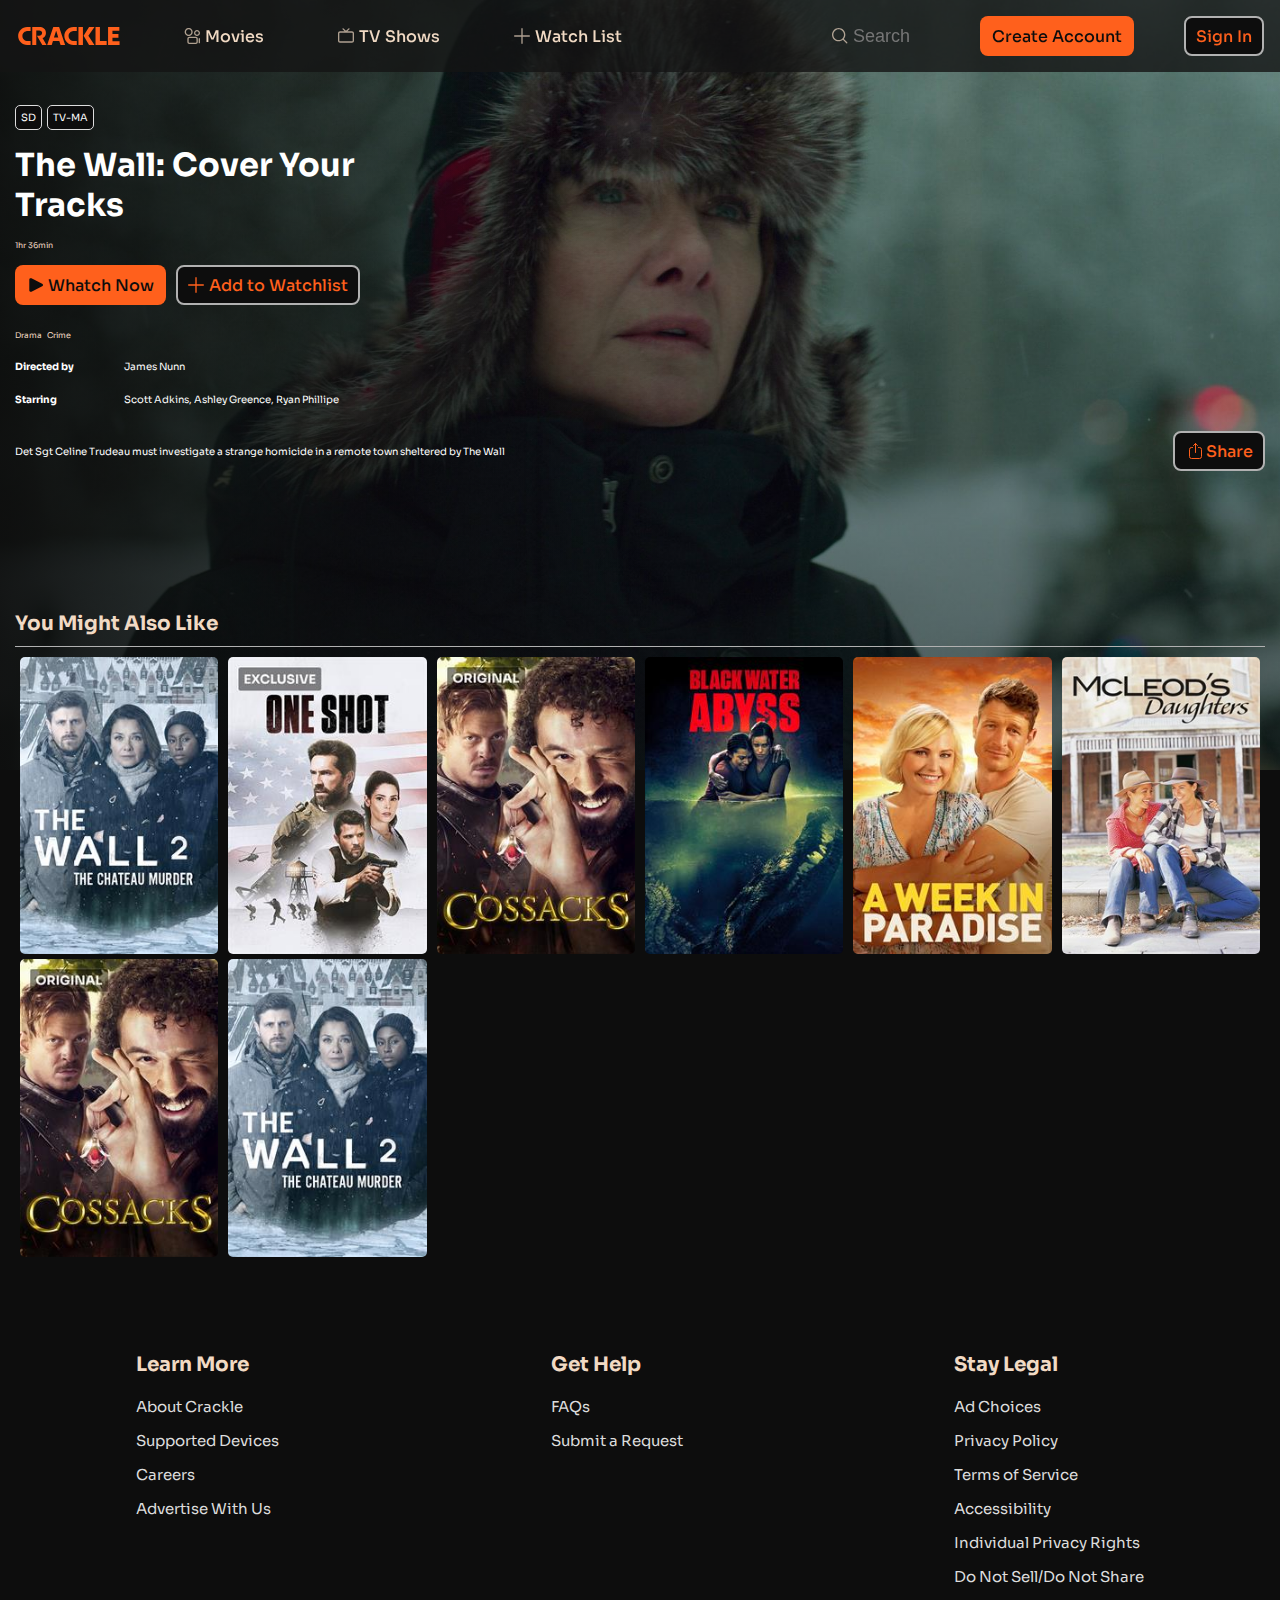
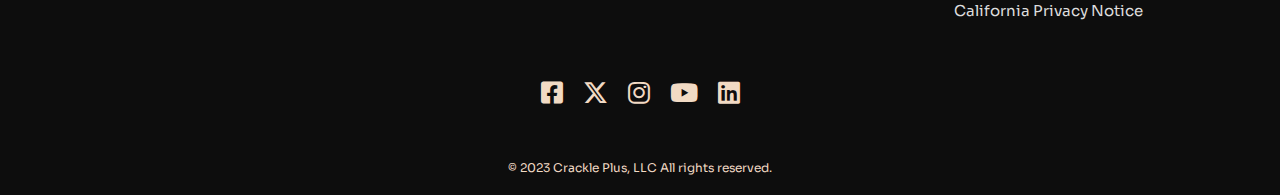
<file: about.html>
<html>
    <head>
        <title>Crackle - Watch Movies Online, Free TV Shows, Original Online ..., crackle.com</title>
        <meta charset="UTF-8"/>
        <meta name="viewport" content="width=device-width, initial-scale=1.0"/>
        <link href="https://fonts.googleapis.com/css2?family=Montserrat:ital,wght@0,100;0,200;0,300;0,400;0,500;0,600;0,700;0,800;0,900;1,100;1,200;1,300;1,400;1,500;1,600;1,700;1,800;1,900&family=Sora:wght@100;200;300;400;500;600;700;800&family=Vazirmatn:wght@100;200;300;400;500;600;700;800;900&display=swap" rel="stylesheet">
        <link rel="stylesheet" href="assets/css/fontawesome.css"/>
        <link rel="stylesheet" href="assets/css/brands.css"/>
        <link rel="stylesheet" href="assets/css/solid.css"/>
        <link rel="stylesheet" href="assets/css/style.css"/>
    </head>
    <body>
        <div class="responsive-header">
            <div class="full-container">
                <div class="flex align-center jc-sb">
                    <div class="logo">
                        <a href="#">
                            <svg width="90" height="15" viewBox="0 0 226 40" fill="#ff601c" xmlns="http://www.w3.org/2000/svg"><path d="M0 19.9986C0 31.0447 8.95808 39.9972 20.007 39.9972H27.6774V31.3575H22.2642C13.8387 31.3575 9.49067 26.2712 9.49067 19.9986C9.49067 13.726 13.8387 8.63966 22.2642 8.63966H27.6774V0H20.007C8.95808 0 0 8.95527 0 19.9986ZM102.628 19.9986C102.628 31.0447 111.586 39.9972 122.635 39.9972H130.305V31.3575H124.892C116.466 31.3575 112.118 26.2712 112.118 19.9986C112.118 13.726 116.466 8.63966 124.892 8.63966H130.305V0H122.635C111.586 0 102.628 8.95527 102.628 19.9986ZM61.7767 13.1624C61.7767 3.80416 55.0701 0 46.8926 0H31.3575V40H40.3043V7.5745H46.6587C50.6009 7.5745 53.3765 9.78936 53.3061 13.5174C53.2356 17.1751 50.0261 19.435 46.7601 19.4773H41.8091L53.6583 40H63.0701L54.143 24.7214C58.7897 22.8954 61.7767 19.2237 61.7767 13.1624ZM181.701 0H171.923V40H196.734V31.366H181.701V0ZM209.584 31.5238V23.9239H222.895V15.4477H209.584V8.57767H224.888V0H199.806V40H225.389V31.5238H209.584ZM78.019 0L64.4959 40H74.5586L77.3709 31.3237H91.3815L94.2839 40H104.454L91.0546 0H78.019ZM79.5858 23.5379L84.4551 8.40296L89.2145 23.5379H79.5858ZM133.985 40H143.958V0H133.985V40ZM157.523 0L145.431 19.5928L157.599 40H169.575L156.066 19.6435L169.615 0H157.523Z"></path></svg>
                        </a>
                    </div>
                    <div class="hamburger-menu flex flex-column jc-c align-center gap-10px">
                        <span></span>
                        <span></span>
                        <span></span>
                    </div>
                </div>
            </div>
        </div>
        <div class="header">
            <div class="full-container">
                <div class="header__holder flex align-center jc-sb">
                    <div class="header__menu flex align-center gap-50px">
                        <div class="header__menu__logo">
                            <a href="#">
                                <svg width="226" height="40" viewBox="0 0 226 40" fill="#ff601c" xmlns="http://www.w3.org/2000/svg"><path d="M0 19.9986C0 31.0447 8.95808 39.9972 20.007 39.9972H27.6774V31.3575H22.2642C13.8387 31.3575 9.49067 26.2712 9.49067 19.9986C9.49067 13.726 13.8387 8.63966 22.2642 8.63966H27.6774V0H20.007C8.95808 0 0 8.95527 0 19.9986ZM102.628 19.9986C102.628 31.0447 111.586 39.9972 122.635 39.9972H130.305V31.3575H124.892C116.466 31.3575 112.118 26.2712 112.118 19.9986C112.118 13.726 116.466 8.63966 124.892 8.63966H130.305V0H122.635C111.586 0 102.628 8.95527 102.628 19.9986ZM61.7767 13.1624C61.7767 3.80416 55.0701 0 46.8926 0H31.3575V40H40.3043V7.5745H46.6587C50.6009 7.5745 53.3765 9.78936 53.3061 13.5174C53.2356 17.1751 50.0261 19.435 46.7601 19.4773H41.8091L53.6583 40H63.0701L54.143 24.7214C58.7897 22.8954 61.7767 19.2237 61.7767 13.1624ZM181.701 0H171.923V40H196.734V31.366H181.701V0ZM209.584 31.5238V23.9239H222.895V15.4477H209.584V8.57767H224.888V0H199.806V40H225.389V31.5238H209.584ZM78.019 0L64.4959 40H74.5586L77.3709 31.3237H91.3815L94.2839 40H104.454L91.0546 0H78.019ZM79.5858 23.5379L84.4551 8.40296L89.2145 23.5379H79.5858ZM133.985 40H143.958V0H133.985V40ZM157.523 0L145.431 19.5928L157.599 40H169.575L156.066 19.6435L169.615 0H157.523Z"></path></svg>
                            </a>
                        </div>
                        <div class="header__menu__list">
                            <ul class="flex align-center gap-50px">
                                <li>
                                    <a class="flex align-center gap-5px btn-transparent" href="#">
                                        <svg width="16" height="16" viewBox="0 0 16 16" fill="none" xmlns="http://www.w3.org/2000/svg"><g opacity="0.7"><path fill-rule="evenodd" clip-rule="evenodd" d="M3.13593 0.304482C3.62124 0.103463 4.14138 0 4.66667 0C5.19195 0 5.7121 0.103463 6.1974 0.304482C6.6827 0.505501 7.12366 0.800139 7.49509 1.17157C7.86653 1.54301 8.16117 1.98396 8.36218 2.46927C8.5632 2.95457 8.66667 3.47471 8.66667 4C8.66667 4.52529 8.5632 5.04543 8.36218 5.53073C8.16117 6.01604 7.86653 6.45699 7.49509 6.82843C7.12366 7.19986 6.6827 7.4945 6.1974 7.69552C5.7121 7.89654 5.19195 8 4.66667 8C4.14138 8 3.62124 7.89654 3.13593 7.69552C2.65063 7.4945 2.20967 7.19986 1.83824 6.82843C1.46681 6.45699 1.17217 6.01604 0.971148 5.53073C0.77013 5.04543 0.666667 4.52529 0.666667 4C0.666667 3.47471 0.77013 2.95457 0.971148 2.46927C1.17217 1.98396 1.46681 1.54301 1.83824 1.17157C2.20967 0.800139 2.65063 0.505501 3.13593 0.304482ZM4.66667 1.33333C4.31647 1.33333 3.96971 1.40231 3.64618 1.53632C3.32264 1.67033 3.02867 1.86676 2.78105 2.11438C2.53343 2.36201 2.337 2.65598 2.20299 2.97951C2.06898 3.30305 2 3.64981 2 4C2 4.35019 2.06898 4.69695 2.20299 5.02049C2.337 5.34402 2.53343 5.638 2.78105 5.88562C3.02867 6.13324 3.32264 6.32967 3.64618 6.46368C3.96971 6.59769 4.31647 6.66667 4.66667 6.66667C5.01686 6.66667 5.36362 6.59769 5.68716 6.46368C6.01069 6.32967 6.30466 6.13324 6.55228 5.88562C6.79991 5.638 6.99633 5.34402 7.13034 5.02049C7.26436 4.69695 7.33333 4.35019 7.33333 4C7.33333 3.64981 7.26436 3.30305 7.13034 2.97951C6.99633 2.65598 6.79991 2.362 6.55228 2.11438C6.30466 1.86676 6.01069 1.67033 5.68716 1.53632C5.36362 1.40231 5.01686 1.33333 4.66667 1.33333Z" fill="#F1DAC4"></path><path fill-rule="evenodd" clip-rule="evenodd" d="M10.8787 2.87868C11.4413 2.31607 12.2044 2 13 2C13.7956 2 14.5587 2.31607 15.1213 2.87868C15.6839 3.44129 16 4.20435 16 5C16 5.79565 15.6839 6.55871 15.1213 7.12132C14.5587 7.68393 13.7956 8 13 8C12.2044 8 11.4413 7.68393 10.8787 7.12132C10.3161 6.55871 10 5.79565 10 5C10 4.20435 10.3161 3.44129 10.8787 2.87868ZM13 3.33333C12.558 3.33333 12.134 3.50893 11.8215 3.82149C11.5089 4.13405 11.3333 4.55797 11.3333 5C11.3333 5.44203 11.5089 5.86595 11.8215 6.17851C12.134 6.49107 12.558 6.66667 13 6.66667C13.442 6.66667 13.866 6.49107 14.1785 6.17851C14.4911 5.86595 14.6667 5.44203 14.6667 5C14.6667 4.55797 14.4911 4.13405 14.1785 3.82149C13.866 3.50893 13.442 3.33333 13 3.33333Z" fill="#F1DAC4"></path><path fill-rule="evenodd" clip-rule="evenodd" d="M3.33333 10.6667C3.33333 9.5621 4.22876 8.66667 5.33333 8.66667H11.8095C12.9141 8.66667 13.8095 9.5621 13.8095 10.6667V14C13.8095 15.1046 12.9141 16 11.8095 16H5.33333C4.22876 16 3.33333 15.1046 3.33333 14V10.6667ZM5.33333 10C4.96514 10 4.66667 10.2985 4.66667 10.6667V14C4.66667 14.3682 4.96514 14.6667 5.33333 14.6667H11.8095C12.1777 14.6667 12.4762 14.3682 12.4762 14V10.6667C12.4762 10.2985 12.1777 10 11.8095 10H5.33333Z" fill="#F1DAC4"></path><path fill-rule="evenodd" clip-rule="evenodd" d="M15.3333 10C15.7015 10 16 10.2985 16 10.6667V14.6667C16 15.0349 15.7015 15.3333 15.3333 15.3333C14.9651 15.3333 14.6667 15.0349 14.6667 14.6667V10.6667C14.6667 10.2985 14.9651 10 15.3333 10Z" fill="#F1DAC4"></path></g></svg>
                                        <span>Movies</span>
                                    </a>
                                </li>
                                <li>
                                    <a class="flex align-center gap-5px btn-transparent" href="#">
                                        <svg width="16" height="16" viewBox="0 0 16 16" fill="none" xmlns="http://www.w3.org/2000/svg"><g opacity="0.7"><path fill-rule="evenodd" clip-rule="evenodd" d="M5.51122 0.378029C5.24664 0.121982 4.82459 0.128901 4.56854 0.393483C4.31249 0.658065 4.31941 1.08012 4.58399 1.33617L6.64769 3.33329H2C0.895431 3.33329 0 4.22872 0 5.33329V12.6666C0 13.7712 0.89543 14.6666 2 14.6666H14C15.1046 14.6666 16 13.7712 16 12.6666V5.33329C16 4.22872 15.1046 3.33329 14 3.33329H9.35229L11.416 1.33617C11.6806 1.08012 11.6875 0.658065 11.4314 0.393483C11.1754 0.128901 10.7533 0.121982 10.4888 0.378029L7.99999 2.78651L5.51122 0.378029ZM1.33333 5.33329C1.33333 4.9651 1.63181 4.66663 2 4.66663H14C14.3682 4.66663 14.6667 4.9651 14.6667 5.33329V12.6666C14.6667 13.0348 14.3682 13.3333 14 13.3333H2C1.63181 13.3333 1.33333 13.0348 1.33333 12.6666V5.33329Z" fill="#F1DAC4"></path></g></svg>
                                        <span>TV Shows</span>
                                    </a>
                                </li>
                                <li>
                                    <a class="flex align-center gap-5px btn-transparent" href="#">
                                        <svg width="16" height="16" viewBox="0 0 16 16" fill="none" xmlns="http://www.w3.org/2000/svg"><g opacity="0.7"><path d="M8 0C7.63181 0 7.33333 0.298477 7.33333 0.666667V7.33333H0.666667C0.298477 7.33333 0 7.63181 0 8C0 8.36819 0.298477 8.66667 0.666667 8.66667H7.33333V15.3333C7.33333 15.7015 7.63181 16 8 16C8.36819 16 8.66667 15.7015 8.66667 15.3333V8.66667H15.3333C15.7015 8.66667 16 8.36819 16 8C16 7.63181 15.7015 7.33333 15.3333 7.33333H8.66667V0.666667C8.66667 0.298477 8.36819 0 8 0Z" fill="#F1DAC4"></path></g></svg>
                                        <span>Watch List</span>
                                    </a>
                                </li>
                            </ul>
                        </div>
                    </div>
                    <div class="header__action flex align-center gap-50px">
                        <div class="header__action__search flex align-center gap-5px btn-transparent">
                            <svg width="16" height="16" viewBox="0 0 16 16" fill="none" xmlns="http://www.w3.org/2000/svg"><g opacity="0.7"><path fill-rule="evenodd" clip-rule="evenodd" d="M6.66667 0C4.89856 0 3.20286 0.702379 1.95262 1.95262C0.702379 3.20286 0 4.89856 0 6.66667C0 8.43478 0.702379 10.1305 1.95262 11.3807C3.20286 12.631 4.89856 13.3333 6.66667 13.3333C8.21114 13.3333 9.70037 12.7974 10.8857 11.8285L14.2905 15.2333C14.5509 15.4937 14.973 15.4937 15.2333 15.2333C15.4937 14.973 15.4937 14.5509 15.2333 14.2905L11.8285 10.8857C12.7974 9.70037 13.3333 8.21114 13.3333 6.66667C13.3333 4.89856 12.631 3.20286 11.3807 1.95262C10.1305 0.702379 8.43478 0 6.66667 0ZM2.89543 2.89543C3.89562 1.89524 5.25218 1.33333 6.66667 1.33333C8.08116 1.33333 9.43771 1.89524 10.4379 2.89543C11.4381 3.89562 12 5.25218 12 6.66667C12 8.08116 11.4381 9.43771 10.4379 10.4379C9.43771 11.4381 8.08116 12 6.66667 12C5.25218 12 3.89562 11.4381 2.89543 10.4379C1.89524 9.43771 1.33333 8.08116 1.33333 6.66667C1.33333 5.25218 1.89524 3.89562 2.89543 2.89543Z" fill="#F1DAC4"></path></g></svg>
                            <input type="text" placeholder="Search"/>
                        </div>
                        <div class="header__action__register">
                            <a class="flex align-center btn-primary" href="#">
                                <span>Create Account</span>
                            </a>
                        </div>
                        <div class="header__action__login">
                            <a class="flex align-center btn" href="#">
                                <span>Sign In</span>
                            </a>
                        </div>
                    </div>
                </div>
            </div>
        </div>
        <div class="hero-section">
            <div class="hero-section__background">
                <img src="assets/images/hero-section.jpg"/>
            </div>
            <div class="hero-section__content-box ptb-90px">
                <div class="container-l">
                    <div class="hero-section__content">
                        <div class="hero-section__content__rating flex align-center gap-5px">
                            <p class="bg-dark">SD</p>
                            <p class="bg-dark">TV-MA</p>
                        </div>
                        <h1 class="hero-section__content__header">The Wall: Cover Your <br> Tracks</h1>
                        <p class="timelength">1hr 36min</p>
                        <div class="hero-section__content__button">
                            <ul class="flex align-center gap-10px">
                                <li>
                                    <a class="flex align-center gap-5px btn-primary" href="#">
                                        <svg width="16" height="16" viewBox="0 0 27.963 24" fill="currentColor" xmlns="http://www.w3.org/2000/svg"><path d="M 26.484 9.609 L 7.824 0.28 C 7.422 0.078 6.974 -0.017 6.524 0.003 C 6.074 0.023 5.637 0.157 5.254 0.394 C 4.871 0.631 4.554 0.962 4.335 1.355 C 4.116 1.749 4.001 2.192 4.002 2.642 L 4.002 21.358 C 4.001 21.808 4.116 22.251 4.335 22.645 C 4.554 23.038 4.871 23.369 5.254 23.606 C 5.637 23.843 6.074 23.977 6.524 23.997 C 6.974 24.017 7.422 23.922 7.824 23.72 L 26.484 14.4 C 26.928 14.178 27.302 13.837 27.563 13.414 C 27.825 12.992 27.963 12.505 27.963 12.009 C 27.963 11.512 27.825 11.025 27.563 10.603 C 27.302 10.18 26.928 9.839 26.484 9.617 L 26.484 9.609 Z"></path></svg>
                                        <span>Whatch Now</span>
                                    </a>
                                </li>
                                <li>
                                    <a class="flex align-center gap-5px btn" href="#">
                                        <svg width="16" height="16" viewBox="0 0 16 16" fill="none" xmlns="http://www.w3.org/2000/svg"><g opacity="1"><path d="M8 0C7.63181 0 7.33333 0.298477 7.33333 0.666667V7.33333H0.666667C0.298477 7.33333 0 7.63181 0 8C0 8.36819 0.298477 8.66667 0.666667 8.66667H7.33333V15.3333C7.33333 15.7015 7.63181 16 8 16C8.36819 16 8.66667 15.7015 8.66667 15.3333V8.66667H15.3333C15.7015 8.66667 16 8.36819 16 8C16 7.63181 15.7015 7.33333 15.3333 7.33333H8.66667V0.666667C8.66667 0.298477 8.36819 0 8 0Z" fill="#FF601C"></path></g></svg>
                                        <span>Add to Watchlist</span>
                                    </a>
                                </li>
                            </ul>
                        </div>
                        <ul class="flex align-center gap-5px ptb-10px">
                            <li class="timelength">Drama</li>
                            <li class="timelength">Crime</li>
                        </ul>
                        <ul class="flex align-center gap-5px ptb-10px">
                            <li class="column-1"><b>Directed by</b></li>
                            <li class="">James Nunn</li>
                        </ul>
                        <ul class="flex align-center gap-5px ptb-10px">
                            <li class="column-1"><b>Starring</b></li>
                            <li class="">Scott Adkins, Ashley Greence, Ryan Phillipe</li>
                        </ul>
                        <div class="hero-section__content__description">
                            <div class="flex align-center jc-sb">
                                <p>Det Sgt Celine Trudeau must investigate a strange homicide in a remote town sheltered by The Wall</p>
                                <div class="flex align-center btn">
                                    <svg xmlns="http://www.w3.org/2000/svg" width="21" height="21" viewBox="0 0 21 21"><path fill="none" stroke="currentColor" stroke-linecap="round" stroke-linejoin="round" d="m12.5 4.5l-1.978-2l-2.022 2m2-2v9m-3-5h-1a2 2 0 0 0-2 2v7a2 2 0 0 0 2 2h8a2 2 0 0 0 2-2v-7a2 2 0 0 0-2-2h-1"/></svg>
                                    <span>Share</span>
                                </div>
                            </div>
                        </div>
                    </div>
                </div>
            </div>
            <div class="hero-section__spotlight categories">
                <div class="container-l">
                    <div class="hero-section__spotlight-content categories-content flex flex-column gap-5px">
                        <div class="flex align-center nowrap jc-sb border-bottom">
                            <h1 class="spotlight__header categories-content__header">You Might Also Like</h1>
                            <!-- <a class="flex align-center gap-5px see-all" href="#">
                                <span>See All</span>
                                <i class="fa-solid fa-arrow-right"></i>
                            </a> -->
                        </div>
                        <ul class="flex align-center wrap row-gap-5px">
                            <li class="column-2">
                                <a class="categories-a" href="#">
                                    <img class="categories-img" src="assets/images/spotlight-1.jpg">
                                    <button class="categories-btn">
                                        <svg width="16" height="16" viewBox="0 0 27.963 24" fill="currentColor" xmlns="http://www.w3.org/2000/svg"><path d="M 26.484 9.609 L 7.824 0.28 C 7.422 0.078 6.974 -0.017 6.524 0.003 C 6.074 0.023 5.637 0.157 5.254 0.394 C 4.871 0.631 4.554 0.962 4.335 1.355 C 4.116 1.749 4.001 2.192 4.002 2.642 L 4.002 21.358 C 4.001 21.808 4.116 22.251 4.335 22.645 C 4.554 23.038 4.871 23.369 5.254 23.606 C 5.637 23.843 6.074 23.977 6.524 23.997 C 6.974 24.017 7.422 23.922 7.824 23.72 L 26.484 14.4 C 26.928 14.178 27.302 13.837 27.563 13.414 C 27.825 12.992 27.963 12.505 27.963 12.009 C 27.963 11.512 27.825 11.025 27.563 10.603 C 27.302 10.18 26.928 9.839 26.484 9.617 L 26.484 9.609 Z"></path></svg>
                                    </button>
                                    <div class="categories-title">Title of the media</div>
                                </a>
                            </li>
                            <li class="column-2">
                                <a class="categories-a" href="#">
                                    <img class="categories-img" src="assets/images/spotlight-2.jpg">
                                    <button class="categories-btn">
                                        <svg width="16" height="16" viewBox="0 0 27.963 24" fill="currentColor" xmlns="http://www.w3.org/2000/svg"><path d="M 26.484 9.609 L 7.824 0.28 C 7.422 0.078 6.974 -0.017 6.524 0.003 C 6.074 0.023 5.637 0.157 5.254 0.394 C 4.871 0.631 4.554 0.962 4.335 1.355 C 4.116 1.749 4.001 2.192 4.002 2.642 L 4.002 21.358 C 4.001 21.808 4.116 22.251 4.335 22.645 C 4.554 23.038 4.871 23.369 5.254 23.606 C 5.637 23.843 6.074 23.977 6.524 23.997 C 6.974 24.017 7.422 23.922 7.824 23.72 L 26.484 14.4 C 26.928 14.178 27.302 13.837 27.563 13.414 C 27.825 12.992 27.963 12.505 27.963 12.009 C 27.963 11.512 27.825 11.025 27.563 10.603 C 27.302 10.18 26.928 9.839 26.484 9.617 L 26.484 9.609 Z"></path></svg>
                                    </button>
                                    <div class="categories-title">Title of the media</div>
                                </a>
                            </li>
                            <li class="column-2">
                                <a class="categories-a" href="#">
                                    <img class="categories-img" src="assets/images/spotlight-3.jpg">
                                    <button class="categories-btn">
                                        <svg width="16" height="16" viewBox="0 0 27.963 24" fill="currentColor" xmlns="http://www.w3.org/2000/svg"><path d="M 26.484 9.609 L 7.824 0.28 C 7.422 0.078 6.974 -0.017 6.524 0.003 C 6.074 0.023 5.637 0.157 5.254 0.394 C 4.871 0.631 4.554 0.962 4.335 1.355 C 4.116 1.749 4.001 2.192 4.002 2.642 L 4.002 21.358 C 4.001 21.808 4.116 22.251 4.335 22.645 C 4.554 23.038 4.871 23.369 5.254 23.606 C 5.637 23.843 6.074 23.977 6.524 23.997 C 6.974 24.017 7.422 23.922 7.824 23.72 L 26.484 14.4 C 26.928 14.178 27.302 13.837 27.563 13.414 C 27.825 12.992 27.963 12.505 27.963 12.009 C 27.963 11.512 27.825 11.025 27.563 10.603 C 27.302 10.18 26.928 9.839 26.484 9.617 L 26.484 9.609 Z"></path></svg>
                                    </button>
                                    <div class="categories-title">Title of the media</div>
                                </a>
                            </li>
                            <li class="column-2">
                                <a class="categories-a" href="#">
                                    <img class="categories-img" src="assets/images/spotlight-4.jpg">
                                    <button class="categories-btn">
                                        <svg width="16" height="16" viewBox="0 0 27.963 24" fill="currentColor" xmlns="http://www.w3.org/2000/svg"><path d="M 26.484 9.609 L 7.824 0.28 C 7.422 0.078 6.974 -0.017 6.524 0.003 C 6.074 0.023 5.637 0.157 5.254 0.394 C 4.871 0.631 4.554 0.962 4.335 1.355 C 4.116 1.749 4.001 2.192 4.002 2.642 L 4.002 21.358 C 4.001 21.808 4.116 22.251 4.335 22.645 C 4.554 23.038 4.871 23.369 5.254 23.606 C 5.637 23.843 6.074 23.977 6.524 23.997 C 6.974 24.017 7.422 23.922 7.824 23.72 L 26.484 14.4 C 26.928 14.178 27.302 13.837 27.563 13.414 C 27.825 12.992 27.963 12.505 27.963 12.009 C 27.963 11.512 27.825 11.025 27.563 10.603 C 27.302 10.18 26.928 9.839 26.484 9.617 L 26.484 9.609 Z"></path></svg>
                                    </button>
                                    <div class="categories-title">Title of the media</div>
                                </a>
                            </li>
                            <li class="column-2">
                                <a class="categories-a" href="#">
                                    <img class="categories-img" src="assets/images/spotlight-5.jpg">
                                    <button class="categories-btn">
                                        <svg width="16" height="16" viewBox="0 0 27.963 24" fill="currentColor" xmlns="http://www.w3.org/2000/svg"><path d="M 26.484 9.609 L 7.824 0.28 C 7.422 0.078 6.974 -0.017 6.524 0.003 C 6.074 0.023 5.637 0.157 5.254 0.394 C 4.871 0.631 4.554 0.962 4.335 1.355 C 4.116 1.749 4.001 2.192 4.002 2.642 L 4.002 21.358 C 4.001 21.808 4.116 22.251 4.335 22.645 C 4.554 23.038 4.871 23.369 5.254 23.606 C 5.637 23.843 6.074 23.977 6.524 23.997 C 6.974 24.017 7.422 23.922 7.824 23.72 L 26.484 14.4 C 26.928 14.178 27.302 13.837 27.563 13.414 C 27.825 12.992 27.963 12.505 27.963 12.009 C 27.963 11.512 27.825 11.025 27.563 10.603 C 27.302 10.18 26.928 9.839 26.484 9.617 L 26.484 9.609 Z"></path></svg>
                                    </button>
                                    <div class="categories-title">Title of the media</div>
                                </a>
                            </li>
                            <li class="column-2">
                                <a class="categories-a" href="#">
                                    <img class="categories-img" src="assets/images/spotlight-6.jpg">
                                    <button class="categories-btn">
                                        <svg width="16" height="16" viewBox="0 0 27.963 24" fill="currentColor" xmlns="http://www.w3.org/2000/svg"><path d="M 26.484 9.609 L 7.824 0.28 C 7.422 0.078 6.974 -0.017 6.524 0.003 C 6.074 0.023 5.637 0.157 5.254 0.394 C 4.871 0.631 4.554 0.962 4.335 1.355 C 4.116 1.749 4.001 2.192 4.002 2.642 L 4.002 21.358 C 4.001 21.808 4.116 22.251 4.335 22.645 C 4.554 23.038 4.871 23.369 5.254 23.606 C 5.637 23.843 6.074 23.977 6.524 23.997 C 6.974 24.017 7.422 23.922 7.824 23.72 L 26.484 14.4 C 26.928 14.178 27.302 13.837 27.563 13.414 C 27.825 12.992 27.963 12.505 27.963 12.009 C 27.963 11.512 27.825 11.025 27.563 10.603 C 27.302 10.18 26.928 9.839 26.484 9.617 L 26.484 9.609 Z"></path></svg>
                                    </button>
                                    <div class="categories-title">Title of the media</div>
                                </a>
                            </li>
                            <li class="column-2">
                                <a class="categories-a" href="#">
                                    <img class="categories-img" src="assets/images/spotlight-3.jpg">
                                    <button class="categories-btn">
                                        <svg width="16" height="16" viewBox="0 0 27.963 24" fill="currentColor" xmlns="http://www.w3.org/2000/svg"><path d="M 26.484 9.609 L 7.824 0.28 C 7.422 0.078 6.974 -0.017 6.524 0.003 C 6.074 0.023 5.637 0.157 5.254 0.394 C 4.871 0.631 4.554 0.962 4.335 1.355 C 4.116 1.749 4.001 2.192 4.002 2.642 L 4.002 21.358 C 4.001 21.808 4.116 22.251 4.335 22.645 C 4.554 23.038 4.871 23.369 5.254 23.606 C 5.637 23.843 6.074 23.977 6.524 23.997 C 6.974 24.017 7.422 23.922 7.824 23.72 L 26.484 14.4 C 26.928 14.178 27.302 13.837 27.563 13.414 C 27.825 12.992 27.963 12.505 27.963 12.009 C 27.963 11.512 27.825 11.025 27.563 10.603 C 27.302 10.18 26.928 9.839 26.484 9.617 L 26.484 9.609 Z"></path></svg>
                                    </button>
                                    <div class="categories-title">Title of the media</div>
                                </a>
                            </li>
                            <li class="column-2">
                                <a class="categories-a" href="#">
                                    <img class="categories-img" src="assets/images/spotlight-1.jpg">
                                    <button class="categories-btn">
                                        <svg width="16" height="16" viewBox="0 0 27.963 24" fill="currentColor" xmlns="http://www.w3.org/2000/svg"><path d="M 26.484 9.609 L 7.824 0.28 C 7.422 0.078 6.974 -0.017 6.524 0.003 C 6.074 0.023 5.637 0.157 5.254 0.394 C 4.871 0.631 4.554 0.962 4.335 1.355 C 4.116 1.749 4.001 2.192 4.002 2.642 L 4.002 21.358 C 4.001 21.808 4.116 22.251 4.335 22.645 C 4.554 23.038 4.871 23.369 5.254 23.606 C 5.637 23.843 6.074 23.977 6.524 23.997 C 6.974 24.017 7.422 23.922 7.824 23.72 L 26.484 14.4 C 26.928 14.178 27.302 13.837 27.563 13.414 C 27.825 12.992 27.963 12.505 27.963 12.009 C 27.963 11.512 27.825 11.025 27.563 10.603 C 27.302 10.18 26.928 9.839 26.484 9.617 L 26.484 9.609 Z"></path></svg>
                                    </button>
                                    <div class="categories-title">Title of the media</div>
                                </a>
                            </li>
                        </ul>
                    </div>
                </div>
            </div>
        </div>
        <div class="footer">
            <div class="container-l">
                <div class="flex flex-column gap-50px align-center">
                    <div class="footer__content">
                        <ul class="flex jc-se gap-150px">
                            <li>
                                <ul class="flex flex-column gap-5px">
                                    <li>
                                        <h1 class="footer__section-title">Learn More</h1>
                                    </li>
                                    <li>
                                        <a href="#">About Crackle</a>
                                    </li>
                                    <li>
                                        <a href="#">Supported Devices</a>
                                    </li>
                                    <li>
                                        <a href="#">Careers</a>
                                    </li>
                                    <li>
                                        <a href="#">Advertise With Us</a>
                                    </li>
                                </ul>
                            </li>
                            <li>
                                <ul class="flex flex-column gap-5px">
                                    <li>
                                        <h1 class="footer__section-title">Get Help</h1>
                                    </li>
                                    <li>
                                        <a href="#">FAQs</a>
                                    </li>
                                    <li>
                                        <a href="#">Submit a Request</a>
                                    </li>
                                </ul>
                            </li>
                            <li>
                               <ul class="flex flex-column gap-5px">
                                    <li>
                                        <h1 class="footer__section-title">Stay Legal</h1>
                                    </li>
                                    <li>
                                        <a href="#">Ad Choices</a>
                                    </li>
                                    <li>
                                        <a href="#">Privacy Policy</a>
                                    </li>
                                    <li>
                                        <a href="#">Terms of Service</a>
                                    </li>
                                    <li>
                                        <a href="#">Accessibility</a>
                                    </li>
                                    <li>
                                        <a href="#">Individual Privacy Rights</a>
                                    </li>
                                    <li>
                                        <a href="#">Do Not Sell/Do Not Share</a>
                                    </li>
                                    <li>
                                        <a href="#">California Privacy Notice</a>
                                    </li>
                               </ul>
                            </li>
                        </ul>
                    </div>
                    <div class="footer__social-media">
                        <ul class="flex nowrap align-center gap-10px">
                            <li>
                                <a href="#">
                                    <i class="fa-brands fa-square-facebook"></i>
                                </a>
                            </li>
                            <li>
                                <a href="#">
                                    <i class="fa-brands fa-x-twitter"></i>
                                </a>
                            </li>
                            <li>
                                <a href="#">
                                    <i class="fa-brands fa-instagram"></i>
                                </a>
                            </li>
                            <li>
                                <a href="#">
                                    <i class="fa-brands fa-youtube"></i>
                                </a>
                            </li>
                            <li>
                                <a href="#">
                                    <i class="fa-brands fa-linkedin"></i>
                                </a>
                            </li>
                        </ul>
                    </div>
                    <div class="footer__copyrhight">
                        <p>&copy; 2023 Crackle Plus, LLC All rights reserved.</p>
                    </div>
                </div>
            </div>
        </div>
    </body>
</html>
</file>
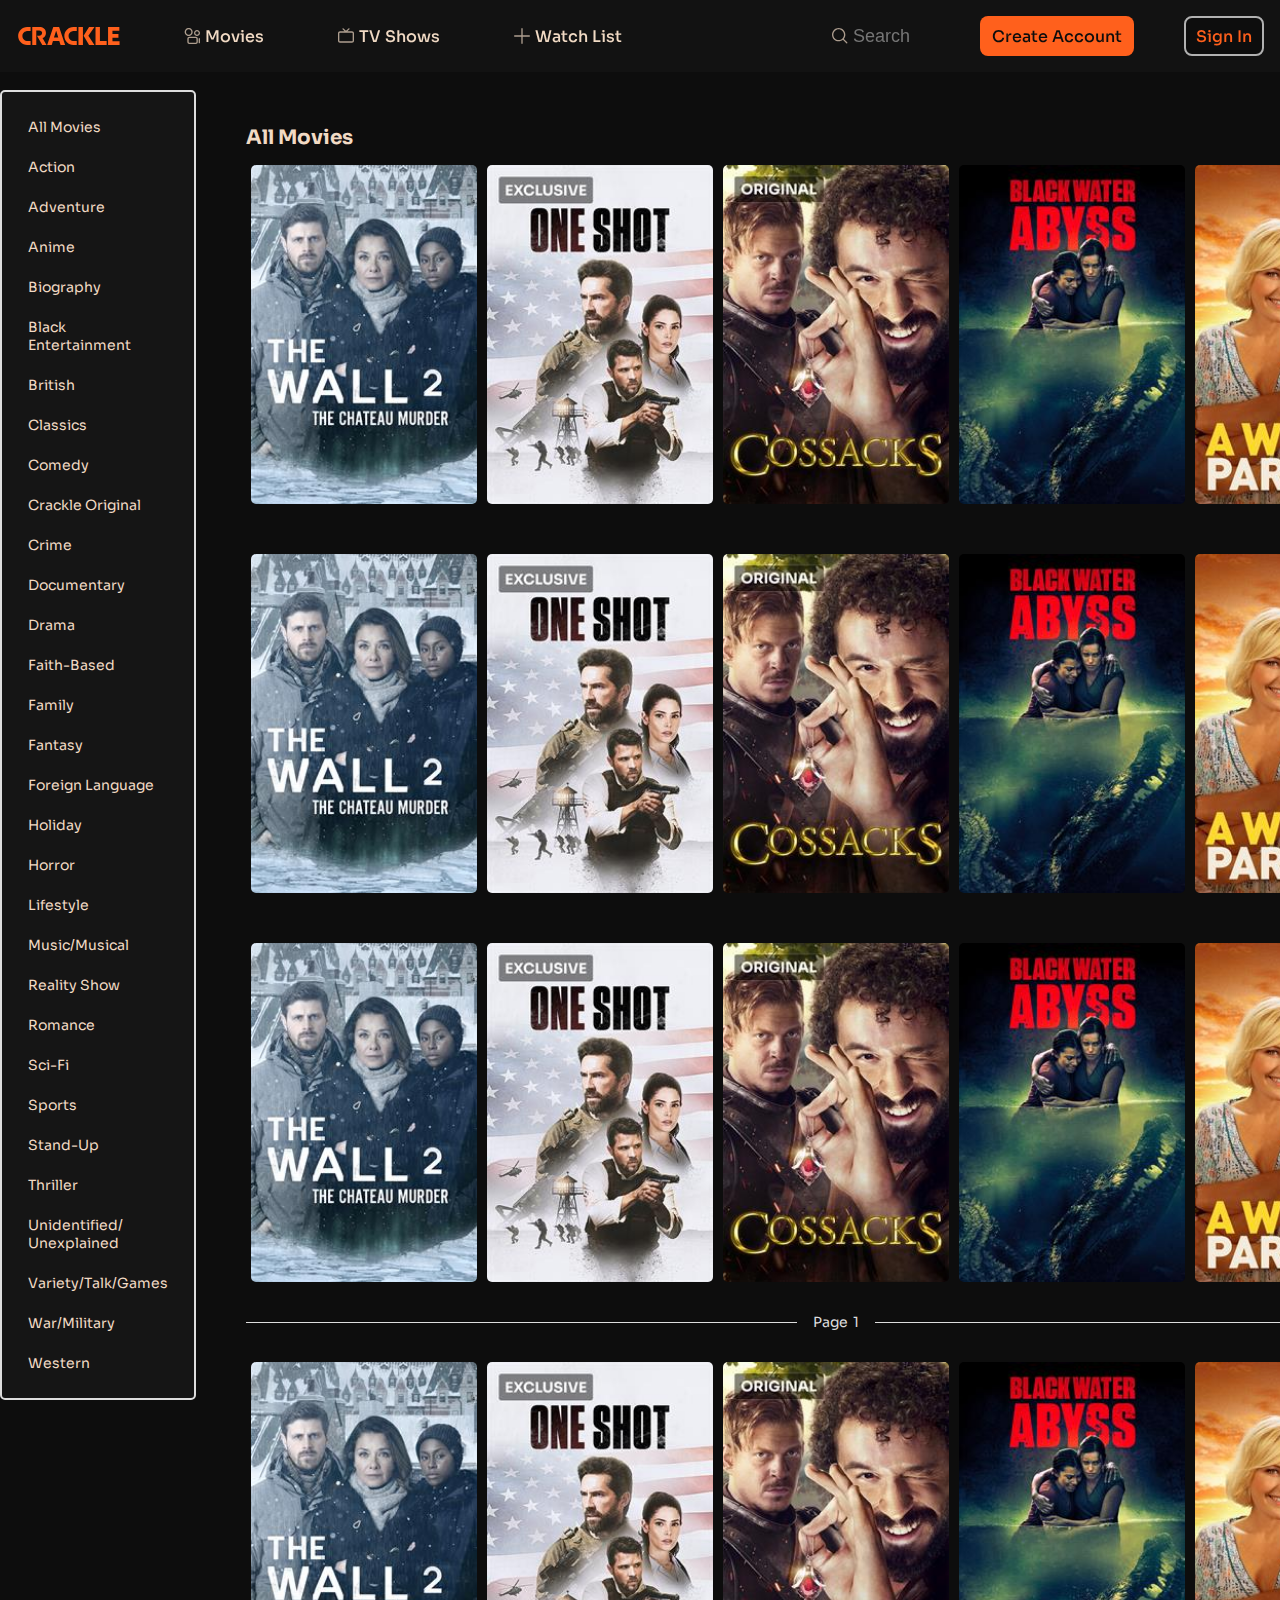
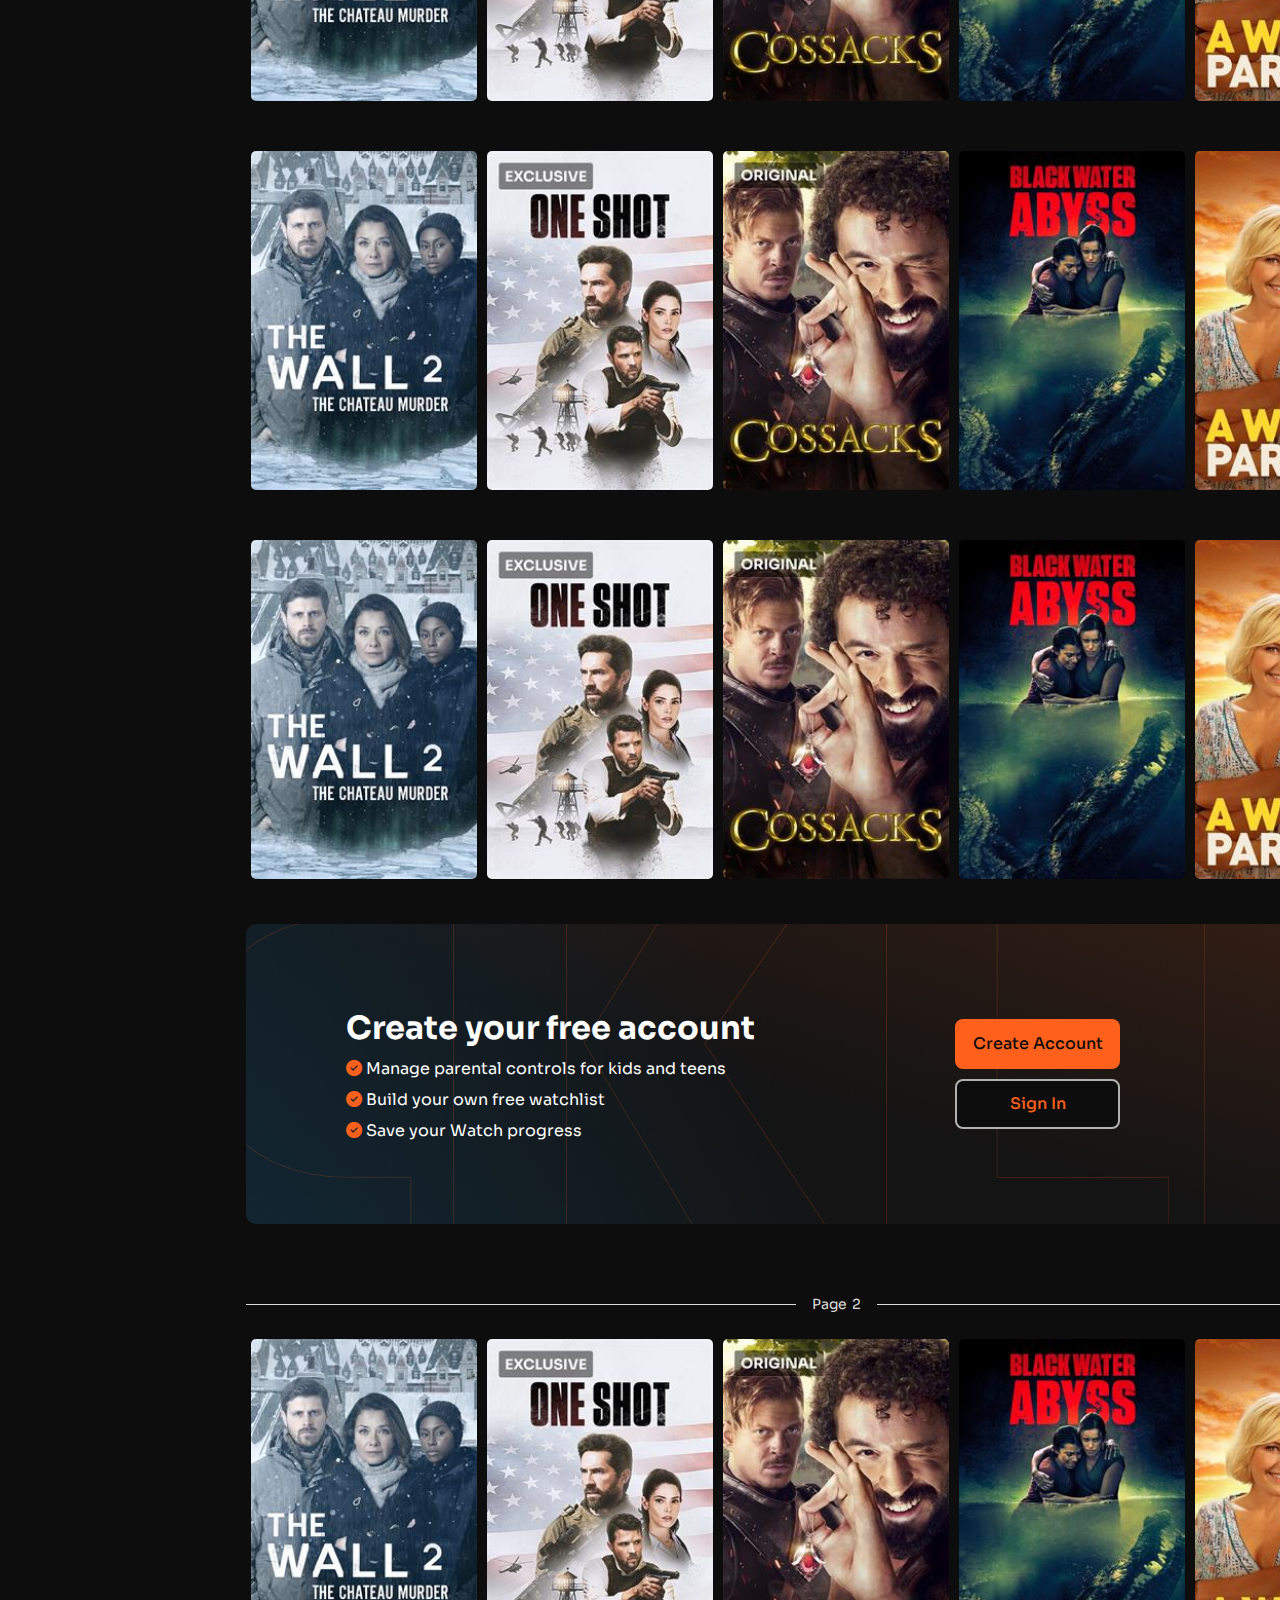
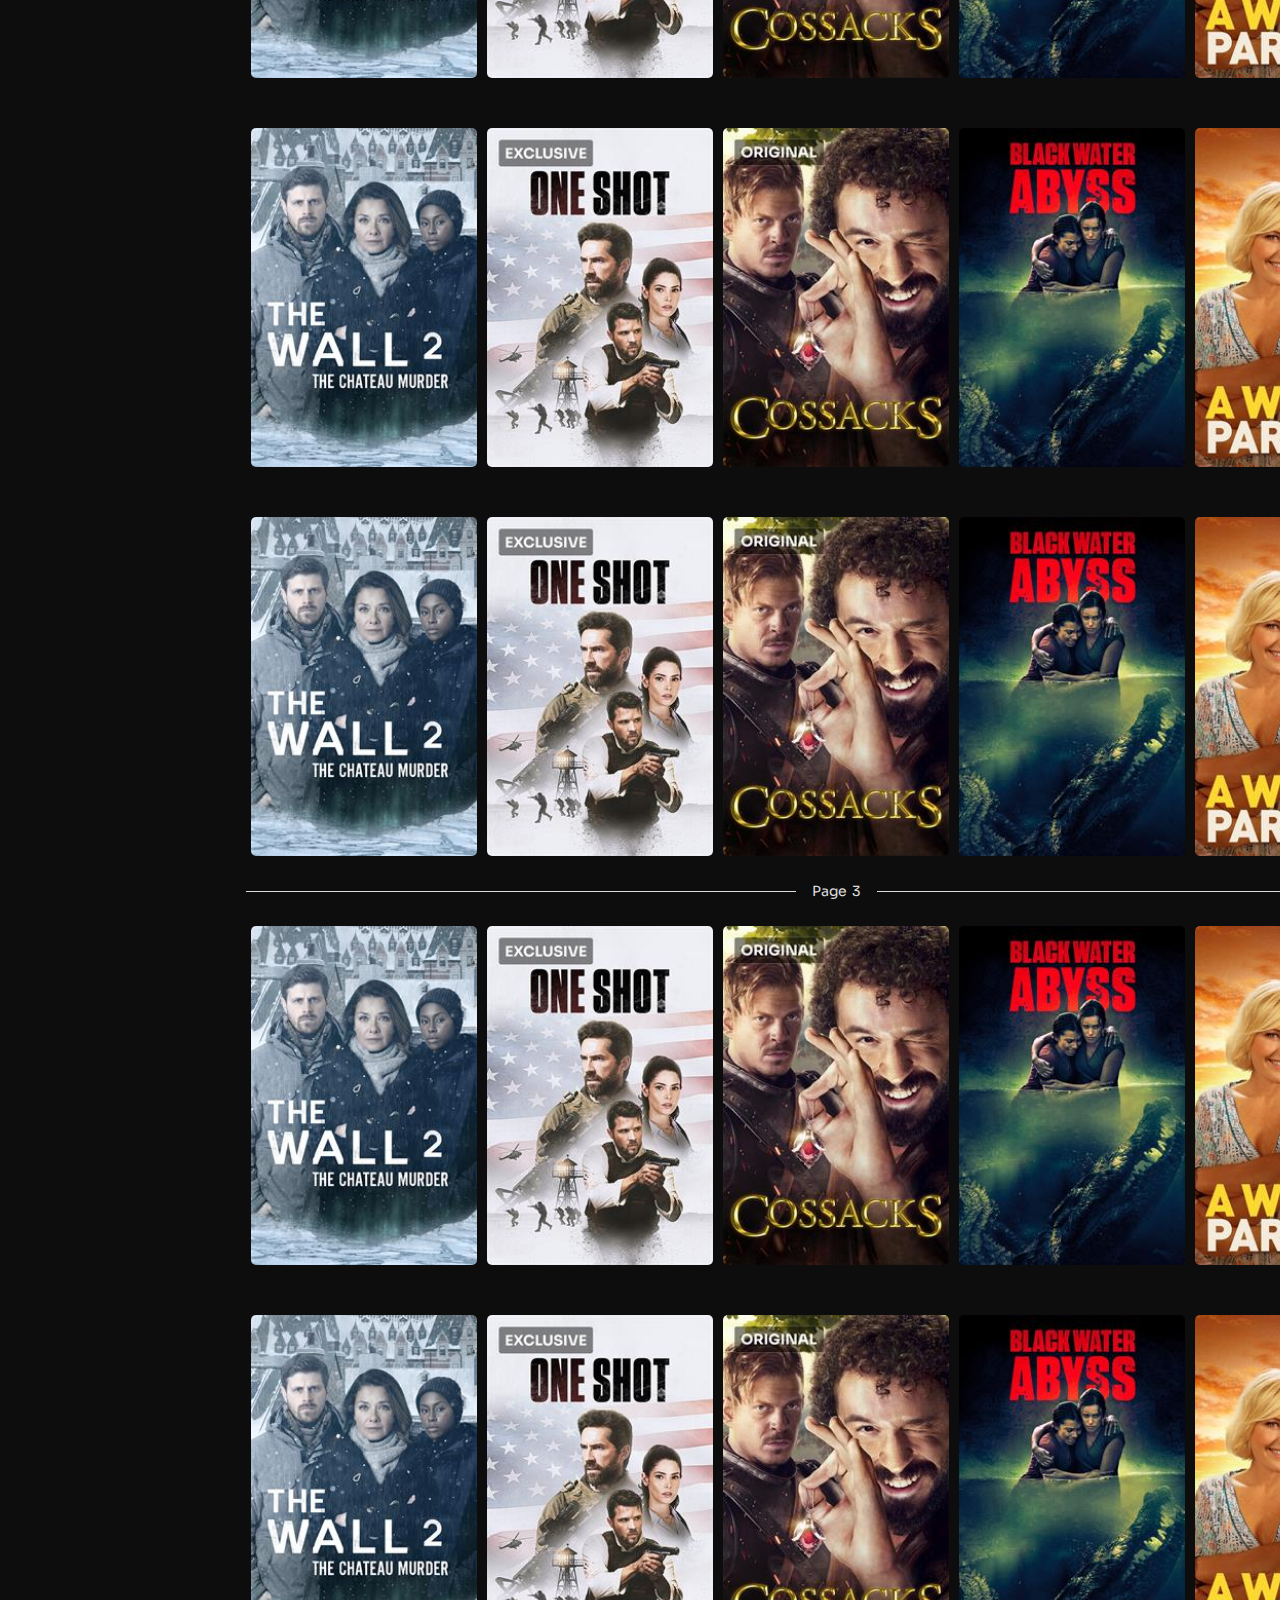
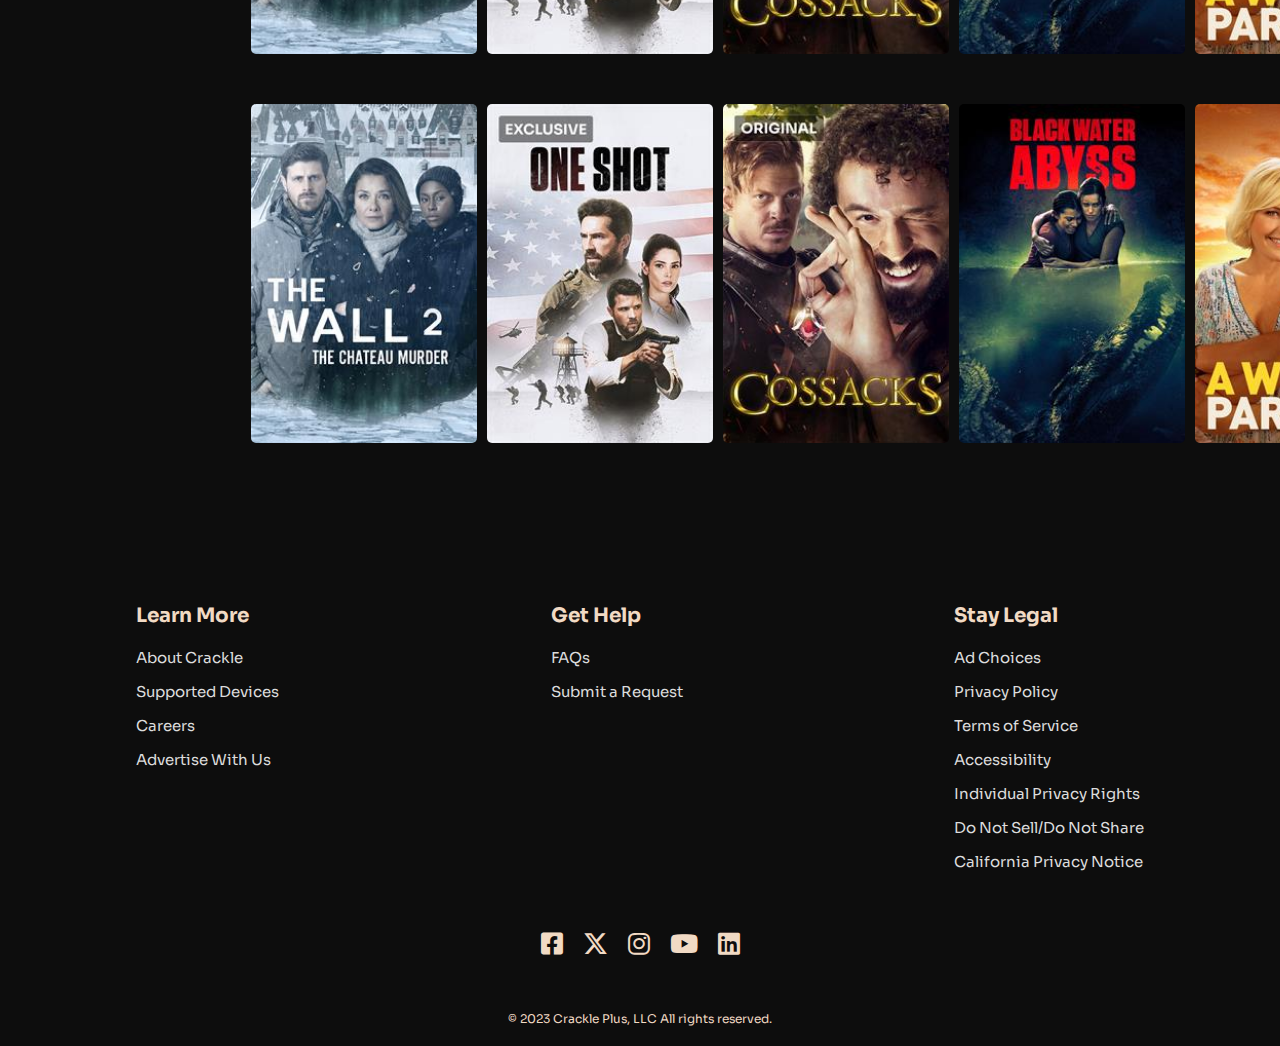
<file: movies.html>
<html>
    <head>
        <title>Crackle - Watch Movies Online, Free TV Shows, Original Online ..., crackle.com</title>
        <meta charset="UTF-8"/>
        <meta name="viewport" content="width=device-width, initial-scale=1.0"/>
        <link href="https://fonts.googleapis.com/css2?family=Montserrat:ital,wght@0,100;0,200;0,300;0,400;0,500;0,600;0,700;0,800;0,900;1,100;1,200;1,300;1,400;1,500;1,600;1,700;1,800;1,900&family=Sora:wght@100;200;300;400;500;600;700;800&family=Vazirmatn:wght@100;200;300;400;500;600;700;800;900&display=swap" rel="stylesheet">
        <link rel="stylesheet" href="assets/css/fontawesome.css"/>
        <link rel="stylesheet" href="assets/css/brands.css"/>
        <link rel="stylesheet" href="assets/css/solid.css"/>
        <link rel="stylesheet" href="assets/css/style.css"/>
    </head>
    <body>
        <div class="responsive-header">
            <div class="full-container">
                <div class="flex align-center jc-sb">
                    <div class="logo">
                        <a href="#">
                            <svg width="90" height="15" viewBox="0 0 226 40" fill="#ff601c" xmlns="http://www.w3.org/2000/svg"><path d="M0 19.9986C0 31.0447 8.95808 39.9972 20.007 39.9972H27.6774V31.3575H22.2642C13.8387 31.3575 9.49067 26.2712 9.49067 19.9986C9.49067 13.726 13.8387 8.63966 22.2642 8.63966H27.6774V0H20.007C8.95808 0 0 8.95527 0 19.9986ZM102.628 19.9986C102.628 31.0447 111.586 39.9972 122.635 39.9972H130.305V31.3575H124.892C116.466 31.3575 112.118 26.2712 112.118 19.9986C112.118 13.726 116.466 8.63966 124.892 8.63966H130.305V0H122.635C111.586 0 102.628 8.95527 102.628 19.9986ZM61.7767 13.1624C61.7767 3.80416 55.0701 0 46.8926 0H31.3575V40H40.3043V7.5745H46.6587C50.6009 7.5745 53.3765 9.78936 53.3061 13.5174C53.2356 17.1751 50.0261 19.435 46.7601 19.4773H41.8091L53.6583 40H63.0701L54.143 24.7214C58.7897 22.8954 61.7767 19.2237 61.7767 13.1624ZM181.701 0H171.923V40H196.734V31.366H181.701V0ZM209.584 31.5238V23.9239H222.895V15.4477H209.584V8.57767H224.888V0H199.806V40H225.389V31.5238H209.584ZM78.019 0L64.4959 40H74.5586L77.3709 31.3237H91.3815L94.2839 40H104.454L91.0546 0H78.019ZM79.5858 23.5379L84.4551 8.40296L89.2145 23.5379H79.5858ZM133.985 40H143.958V0H133.985V40ZM157.523 0L145.431 19.5928L157.599 40H169.575L156.066 19.6435L169.615 0H157.523Z"></path></svg>
                        </a>
                    </div>
                    <div class="hamburger-menu flex flex-column jc-c align-center gap-10px">
                        <span></span>
                        <span></span>
                        <span></span>
                    </div>
                </div>
            </div>
        </div>
        <div class="header">
            <div class="full-container">
                <div class="header__holder flex align-center jc-sb">
                    <div class="header__menu flex align-center gap-50px">
                        <div class="header__menu__logo">
                            <a href="#">
                                <svg width="226" height="40" viewBox="0 0 226 40" fill="#ff601c" xmlns="http://www.w3.org/2000/svg"><path d="M0 19.9986C0 31.0447 8.95808 39.9972 20.007 39.9972H27.6774V31.3575H22.2642C13.8387 31.3575 9.49067 26.2712 9.49067 19.9986C9.49067 13.726 13.8387 8.63966 22.2642 8.63966H27.6774V0H20.007C8.95808 0 0 8.95527 0 19.9986ZM102.628 19.9986C102.628 31.0447 111.586 39.9972 122.635 39.9972H130.305V31.3575H124.892C116.466 31.3575 112.118 26.2712 112.118 19.9986C112.118 13.726 116.466 8.63966 124.892 8.63966H130.305V0H122.635C111.586 0 102.628 8.95527 102.628 19.9986ZM61.7767 13.1624C61.7767 3.80416 55.0701 0 46.8926 0H31.3575V40H40.3043V7.5745H46.6587C50.6009 7.5745 53.3765 9.78936 53.3061 13.5174C53.2356 17.1751 50.0261 19.435 46.7601 19.4773H41.8091L53.6583 40H63.0701L54.143 24.7214C58.7897 22.8954 61.7767 19.2237 61.7767 13.1624ZM181.701 0H171.923V40H196.734V31.366H181.701V0ZM209.584 31.5238V23.9239H222.895V15.4477H209.584V8.57767H224.888V0H199.806V40H225.389V31.5238H209.584ZM78.019 0L64.4959 40H74.5586L77.3709 31.3237H91.3815L94.2839 40H104.454L91.0546 0H78.019ZM79.5858 23.5379L84.4551 8.40296L89.2145 23.5379H79.5858ZM133.985 40H143.958V0H133.985V40ZM157.523 0L145.431 19.5928L157.599 40H169.575L156.066 19.6435L169.615 0H157.523Z"></path></svg>
                            </a>
                        </div>
                        <div class="header__menu__list">
                            <ul class="flex align-center gap-50px">
                                <li>
                                    <a class="flex align-center gap-5px btn-transparent" href="#">
                                        <svg width="16" height="16" viewBox="0 0 16 16" fill="none" xmlns="http://www.w3.org/2000/svg"><g opacity="0.7"><path fill-rule="evenodd" clip-rule="evenodd" d="M3.13593 0.304482C3.62124 0.103463 4.14138 0 4.66667 0C5.19195 0 5.7121 0.103463 6.1974 0.304482C6.6827 0.505501 7.12366 0.800139 7.49509 1.17157C7.86653 1.54301 8.16117 1.98396 8.36218 2.46927C8.5632 2.95457 8.66667 3.47471 8.66667 4C8.66667 4.52529 8.5632 5.04543 8.36218 5.53073C8.16117 6.01604 7.86653 6.45699 7.49509 6.82843C7.12366 7.19986 6.6827 7.4945 6.1974 7.69552C5.7121 7.89654 5.19195 8 4.66667 8C4.14138 8 3.62124 7.89654 3.13593 7.69552C2.65063 7.4945 2.20967 7.19986 1.83824 6.82843C1.46681 6.45699 1.17217 6.01604 0.971148 5.53073C0.77013 5.04543 0.666667 4.52529 0.666667 4C0.666667 3.47471 0.77013 2.95457 0.971148 2.46927C1.17217 1.98396 1.46681 1.54301 1.83824 1.17157C2.20967 0.800139 2.65063 0.505501 3.13593 0.304482ZM4.66667 1.33333C4.31647 1.33333 3.96971 1.40231 3.64618 1.53632C3.32264 1.67033 3.02867 1.86676 2.78105 2.11438C2.53343 2.36201 2.337 2.65598 2.20299 2.97951C2.06898 3.30305 2 3.64981 2 4C2 4.35019 2.06898 4.69695 2.20299 5.02049C2.337 5.34402 2.53343 5.638 2.78105 5.88562C3.02867 6.13324 3.32264 6.32967 3.64618 6.46368C3.96971 6.59769 4.31647 6.66667 4.66667 6.66667C5.01686 6.66667 5.36362 6.59769 5.68716 6.46368C6.01069 6.32967 6.30466 6.13324 6.55228 5.88562C6.79991 5.638 6.99633 5.34402 7.13034 5.02049C7.26436 4.69695 7.33333 4.35019 7.33333 4C7.33333 3.64981 7.26436 3.30305 7.13034 2.97951C6.99633 2.65598 6.79991 2.362 6.55228 2.11438C6.30466 1.86676 6.01069 1.67033 5.68716 1.53632C5.36362 1.40231 5.01686 1.33333 4.66667 1.33333Z" fill="#F1DAC4"></path><path fill-rule="evenodd" clip-rule="evenodd" d="M10.8787 2.87868C11.4413 2.31607 12.2044 2 13 2C13.7956 2 14.5587 2.31607 15.1213 2.87868C15.6839 3.44129 16 4.20435 16 5C16 5.79565 15.6839 6.55871 15.1213 7.12132C14.5587 7.68393 13.7956 8 13 8C12.2044 8 11.4413 7.68393 10.8787 7.12132C10.3161 6.55871 10 5.79565 10 5C10 4.20435 10.3161 3.44129 10.8787 2.87868ZM13 3.33333C12.558 3.33333 12.134 3.50893 11.8215 3.82149C11.5089 4.13405 11.3333 4.55797 11.3333 5C11.3333 5.44203 11.5089 5.86595 11.8215 6.17851C12.134 6.49107 12.558 6.66667 13 6.66667C13.442 6.66667 13.866 6.49107 14.1785 6.17851C14.4911 5.86595 14.6667 5.44203 14.6667 5C14.6667 4.55797 14.4911 4.13405 14.1785 3.82149C13.866 3.50893 13.442 3.33333 13 3.33333Z" fill="#F1DAC4"></path><path fill-rule="evenodd" clip-rule="evenodd" d="M3.33333 10.6667C3.33333 9.5621 4.22876 8.66667 5.33333 8.66667H11.8095C12.9141 8.66667 13.8095 9.5621 13.8095 10.6667V14C13.8095 15.1046 12.9141 16 11.8095 16H5.33333C4.22876 16 3.33333 15.1046 3.33333 14V10.6667ZM5.33333 10C4.96514 10 4.66667 10.2985 4.66667 10.6667V14C4.66667 14.3682 4.96514 14.6667 5.33333 14.6667H11.8095C12.1777 14.6667 12.4762 14.3682 12.4762 14V10.6667C12.4762 10.2985 12.1777 10 11.8095 10H5.33333Z" fill="#F1DAC4"></path><path fill-rule="evenodd" clip-rule="evenodd" d="M15.3333 10C15.7015 10 16 10.2985 16 10.6667V14.6667C16 15.0349 15.7015 15.3333 15.3333 15.3333C14.9651 15.3333 14.6667 15.0349 14.6667 14.6667V10.6667C14.6667 10.2985 14.9651 10 15.3333 10Z" fill="#F1DAC4"></path></g></svg>
                                        <span>Movies</span>
                                    </a>
                                </li>
                                <li>
                                    <a class="flex align-center gap-5px btn-transparent" href="#">
                                        <svg width="16" height="16" viewBox="0 0 16 16" fill="none" xmlns="http://www.w3.org/2000/svg"><g opacity="0.7"><path fill-rule="evenodd" clip-rule="evenodd" d="M5.51122 0.378029C5.24664 0.121982 4.82459 0.128901 4.56854 0.393483C4.31249 0.658065 4.31941 1.08012 4.58399 1.33617L6.64769 3.33329H2C0.895431 3.33329 0 4.22872 0 5.33329V12.6666C0 13.7712 0.89543 14.6666 2 14.6666H14C15.1046 14.6666 16 13.7712 16 12.6666V5.33329C16 4.22872 15.1046 3.33329 14 3.33329H9.35229L11.416 1.33617C11.6806 1.08012 11.6875 0.658065 11.4314 0.393483C11.1754 0.128901 10.7533 0.121982 10.4888 0.378029L7.99999 2.78651L5.51122 0.378029ZM1.33333 5.33329C1.33333 4.9651 1.63181 4.66663 2 4.66663H14C14.3682 4.66663 14.6667 4.9651 14.6667 5.33329V12.6666C14.6667 13.0348 14.3682 13.3333 14 13.3333H2C1.63181 13.3333 1.33333 13.0348 1.33333 12.6666V5.33329Z" fill="#F1DAC4"></path></g></svg>
                                        <span>TV Shows</span>
                                    </a>
                                </li>
                                <li>
                                    <a class="flex align-center gap-5px btn-transparent" href="#">
                                        <svg width="16" height="16" viewBox="0 0 16 16" fill="none" xmlns="http://www.w3.org/2000/svg"><g opacity="0.7"><path d="M8 0C7.63181 0 7.33333 0.298477 7.33333 0.666667V7.33333H0.666667C0.298477 7.33333 0 7.63181 0 8C0 8.36819 0.298477 8.66667 0.666667 8.66667H7.33333V15.3333C7.33333 15.7015 7.63181 16 8 16C8.36819 16 8.66667 15.7015 8.66667 15.3333V8.66667H15.3333C15.7015 8.66667 16 8.36819 16 8C16 7.63181 15.7015 7.33333 15.3333 7.33333H8.66667V0.666667C8.66667 0.298477 8.36819 0 8 0Z" fill="#F1DAC4"></path></g></svg>
                                        <span>Watch List</span>
                                    </a>
                                </li>
                            </ul>
                        </div>
                    </div>
                    <div class="header__action flex align-center gap-50px">
                        <div class="header__action__search flex align-center gap-5px btn-transparent">
                            <svg width="16" height="16" viewBox="0 0 16 16" fill="none" xmlns="http://www.w3.org/2000/svg"><g opacity="0.7"><path fill-rule="evenodd" clip-rule="evenodd" d="M6.66667 0C4.89856 0 3.20286 0.702379 1.95262 1.95262C0.702379 3.20286 0 4.89856 0 6.66667C0 8.43478 0.702379 10.1305 1.95262 11.3807C3.20286 12.631 4.89856 13.3333 6.66667 13.3333C8.21114 13.3333 9.70037 12.7974 10.8857 11.8285L14.2905 15.2333C14.5509 15.4937 14.973 15.4937 15.2333 15.2333C15.4937 14.973 15.4937 14.5509 15.2333 14.2905L11.8285 10.8857C12.7974 9.70037 13.3333 8.21114 13.3333 6.66667C13.3333 4.89856 12.631 3.20286 11.3807 1.95262C10.1305 0.702379 8.43478 0 6.66667 0ZM2.89543 2.89543C3.89562 1.89524 5.25218 1.33333 6.66667 1.33333C8.08116 1.33333 9.43771 1.89524 10.4379 2.89543C11.4381 3.89562 12 5.25218 12 6.66667C12 8.08116 11.4381 9.43771 10.4379 10.4379C9.43771 11.4381 8.08116 12 6.66667 12C5.25218 12 3.89562 11.4381 2.89543 10.4379C1.89524 9.43771 1.33333 8.08116 1.33333 6.66667C1.33333 5.25218 1.89524 3.89562 2.89543 2.89543Z" fill="#F1DAC4"></path></g></svg>
                            <input type="text" placeholder="Search"/>
                        </div>
                        <div class="header__action__register">
                            <a class="flex align-center btn-primary" href="#">
                                <span>Create Account</span>
                            </a>
                        </div>
                        <div class="header__action__login">
                            <a class="flex align-center btn" href="#">
                                <span>Sign In</span>
                            </a>
                        </div>
                    </div>
                </div>
            </div>
        </div>
        <div class="movies flex ptb-90px">
            <div class="left-sidebar flex jc-c">
                <div class="left-sidebar__content">
                    <ul class="flex flex-column gap-10px">
                        <li>
                            <a href="#">All Movies</a>
                        </li>
                        <li>
                            <a href="#">Action</a>
                        </li>
                        <li>
                            <a href="#">Adventure</a>
                        </li>
                        <li>
                            <a href="#">Anime</a>
                        </li>
                        <li>
                            <a href="#">Biography</a>
                        </li>
                        <li>
                            <a href="#">Black Entertainment</a>
                        </li>
                        <li>
                            <a href="#">British</a>
                        </li>
                        <li>
                            <a href="#">Classics</a>
                        </li>
                        <li>
                            <a href="#">Comedy</a>
                        </li>
                        <li>
                            <a href="#">Crackle Original</a>
                        </li>
                        <li>
                            <a href="#">Crime</a>
                        </li>
                        <li>
                            <a href="#">Documentary</a>
                        </li>
                        <li>
                            <a href="#">Drama</a>
                        </li>
                        <li>
                            <a href="#">Faith-Based</a>
                        </li>
                        <li>
                            <a href="#">Family</a>
                        </li>
                        <li>
                            <a href="#">Fantasy</a>
                        </li>
                        <li>
                            <a href="#">Foreign Language</a>
                        </li>
                        <li>
                            <a href="#">Holiday</a>
                        </li>
                        <li>
                            <a href="#">Horror</a>
                        </li>
                        <li>
                            <a href="#">Lifestyle</a>
                        </li>
                        <li>
                            <a href="#">Music/Musical</a>
                        </li>
                        <li>
                            <a href="#">Reality Show</a>
                        </li>
                        <li>
                            <a href="#">Romance</a>
                        </li>
                        <li>
                            <a href="#">Sci-Fi</a>
                        </li>
                        <li>
                            <a href="#">Sports</a>
                        </li>
                        <li>
                            <a href="#">Stand-Up </a>
                        </li>
                        <li>
                            <a href="#">Thriller</a>
                        </li>
                        <li>
                            <a href="#">Unidentified/<br>Unexplained</a>
                        </li>
                        <li>
                            <a href="#">Variety/Talk/Games</a>
                        </li>
                        <li>
                            <a href="#">War/Military</a>
                        </li>
                        <li>
                            <a href="#">Western</a>
                        </li>
                    </ul>
                </div>
            </div>
            <div class="right-sidebar">
                <div class="plr-50px">
                    <div class="categories">
                        <div class="full-container">
                            <div class="categories-content flex flex-column gap-5px">
                                <div class="flex align-center jc-sb">
                                    <h1 class="categories-content__header">All Movies</h1>
                                    <div>
                                        <a class="flex align-center gap-5px btn" href="#">
                                            <span>Sort: </span>
                                            <span>Latest</span>
                                            <svg width="16" height="15" viewBox="0 0 24 22" fill="currentColor" xmlns="http://www.w3.org/2000/svg"><path d="M22.2857 4.14285H10.2857C9.83104 4.14285 9.39501 3.96224 9.07351 3.64075C8.75202 3.31926 8.57141 2.88322 8.57141 2.42856C8.57141 1.97391 8.75202 1.53787 9.07351 1.21638C9.39501 0.894891 9.83104 0.714279 10.2857 0.714279H22.2857C22.7404 0.714279 23.1764 0.894891 23.4979 1.21638C23.8194 1.53787 24 1.97391 24 2.42856C24 2.88322 23.8194 3.31926 23.4979 3.64075C23.1764 3.96224 22.7404 4.14285 22.2857 4.14285Z"></path><path d="M18.4285 12.7143H6.42852C5.97386 12.7143 5.53783 12.5337 5.21634 12.2122C4.89485 11.8907 4.71423 11.4547 4.71423 11C4.71423 10.5454 4.89485 10.1093 5.21634 9.78782C5.53783 9.46633 5.97386 9.28572 6.42852 9.28572H18.4285C18.8832 9.28572 19.3192 9.46633 19.6407 9.78782C19.9622 10.1093 20.1428 10.5454 20.1428 11C20.1428 11.4547 19.9622 11.8907 19.6407 12.2122C19.3192 12.5337 18.8832 12.7143 18.4285 12.7143Z"></path><path d="M1.71429 21.2857H14.5714C15.0261 21.2857 15.4621 21.1051 15.7836 20.7836C16.1051 20.4621 16.2857 20.0261 16.2857 19.5714C16.2857 19.1168 16.1051 18.6807 15.7836 18.3592C15.4621 18.0378 15.0261 17.8571 14.5714 17.8571H1.71429C1.25963 17.8571 0.823594 18.0378 0.502103 18.3592C0.180612 18.6807 0 19.1168 0 19.5714C0 20.0261 0.180612 20.4621 0.502103 20.7836C0.823594 21.1051 1.25963 21.2857 1.71429 21.2857Z"></path></svg>
                                        </a>
                                    </div>
                                </div>
                                <ul class="flex align-center wrap row-gap-50px">
                                    <li class="width-20">
                                        <a class="categories-a" href="#">
                                            <img class="categories-img" src="assets/images/spotlight-1.jpg">
                                            <button class="categories-btn">
                                                <svg width="16" height="16" viewBox="0 0 27.963 24" fill="currentColor" xmlns="http://www.w3.org/2000/svg"><path d="M 26.484 9.609 L 7.824 0.28 C 7.422 0.078 6.974 -0.017 6.524 0.003 C 6.074 0.023 5.637 0.157 5.254 0.394 C 4.871 0.631 4.554 0.962 4.335 1.355 C 4.116 1.749 4.001 2.192 4.002 2.642 L 4.002 21.358 C 4.001 21.808 4.116 22.251 4.335 22.645 C 4.554 23.038 4.871 23.369 5.254 23.606 C 5.637 23.843 6.074 23.977 6.524 23.997 C 6.974 24.017 7.422 23.922 7.824 23.72 L 26.484 14.4 C 26.928 14.178 27.302 13.837 27.563 13.414 C 27.825 12.992 27.963 12.505 27.963 12.009 C 27.963 11.512 27.825 11.025 27.563 10.603 C 27.302 10.18 26.928 9.839 26.484 9.617 L 26.484 9.609 Z"></path></svg>
                                            </button>
                                            <div class="categories-title">Title of the media</div>
                                        </a>
                                    </li>
                                    <li class="width-20">
                                        <a class="categories-a" href="#">
                                            <img class="categories-img" src="assets/images/spotlight-2.jpg">
                                            <button class="categories-btn">
                                                <svg width="16" height="16" viewBox="0 0 27.963 24" fill="currentColor" xmlns="http://www.w3.org/2000/svg"><path d="M 26.484 9.609 L 7.824 0.28 C 7.422 0.078 6.974 -0.017 6.524 0.003 C 6.074 0.023 5.637 0.157 5.254 0.394 C 4.871 0.631 4.554 0.962 4.335 1.355 C 4.116 1.749 4.001 2.192 4.002 2.642 L 4.002 21.358 C 4.001 21.808 4.116 22.251 4.335 22.645 C 4.554 23.038 4.871 23.369 5.254 23.606 C 5.637 23.843 6.074 23.977 6.524 23.997 C 6.974 24.017 7.422 23.922 7.824 23.72 L 26.484 14.4 C 26.928 14.178 27.302 13.837 27.563 13.414 C 27.825 12.992 27.963 12.505 27.963 12.009 C 27.963 11.512 27.825 11.025 27.563 10.603 C 27.302 10.18 26.928 9.839 26.484 9.617 L 26.484 9.609 Z"></path></svg>
                                            </button>
                                            <div class="categories-title">Title of the media</div>
                                        </a>
                                    </li>
                                    <li class="width-20">
                                        <a class="categories-a" href="#">
                                            <img class="categories-img" src="assets/images/spotlight-3.jpg">
                                            <button class="categories-btn">
                                                <svg width="16" height="16" viewBox="0 0 27.963 24" fill="currentColor" xmlns="http://www.w3.org/2000/svg"><path d="M 26.484 9.609 L 7.824 0.28 C 7.422 0.078 6.974 -0.017 6.524 0.003 C 6.074 0.023 5.637 0.157 5.254 0.394 C 4.871 0.631 4.554 0.962 4.335 1.355 C 4.116 1.749 4.001 2.192 4.002 2.642 L 4.002 21.358 C 4.001 21.808 4.116 22.251 4.335 22.645 C 4.554 23.038 4.871 23.369 5.254 23.606 C 5.637 23.843 6.074 23.977 6.524 23.997 C 6.974 24.017 7.422 23.922 7.824 23.72 L 26.484 14.4 C 26.928 14.178 27.302 13.837 27.563 13.414 C 27.825 12.992 27.963 12.505 27.963 12.009 C 27.963 11.512 27.825 11.025 27.563 10.603 C 27.302 10.18 26.928 9.839 26.484 9.617 L 26.484 9.609 Z"></path></svg>
                                            </button>
                                            <div class="categories-title">Title of the media</div>
                                        </a>
                                    </li>
                                    <li class="width-20">
                                        <a class="categories-a" href="#">
                                            <img class="categories-img" src="assets/images/spotlight-4.jpg">
                                            <button class="categories-btn">
                                                <svg width="16" height="16" viewBox="0 0 27.963 24" fill="currentColor" xmlns="http://www.w3.org/2000/svg"><path d="M 26.484 9.609 L 7.824 0.28 C 7.422 0.078 6.974 -0.017 6.524 0.003 C 6.074 0.023 5.637 0.157 5.254 0.394 C 4.871 0.631 4.554 0.962 4.335 1.355 C 4.116 1.749 4.001 2.192 4.002 2.642 L 4.002 21.358 C 4.001 21.808 4.116 22.251 4.335 22.645 C 4.554 23.038 4.871 23.369 5.254 23.606 C 5.637 23.843 6.074 23.977 6.524 23.997 C 6.974 24.017 7.422 23.922 7.824 23.72 L 26.484 14.4 C 26.928 14.178 27.302 13.837 27.563 13.414 C 27.825 12.992 27.963 12.505 27.963 12.009 C 27.963 11.512 27.825 11.025 27.563 10.603 C 27.302 10.18 26.928 9.839 26.484 9.617 L 26.484 9.609 Z"></path></svg>
                                            </button>
                                            <div class="categories-title">Title of the media</div>
                                        </a>
                                    </li>
                                    <li class="width-20">
                                        <a class="categories-a" href="#">
                                            <img class="categories-img" src="assets/images/spotlight-5.jpg">
                                            <button class="categories-btn">
                                                <svg width="16" height="16" viewBox="0 0 27.963 24" fill="currentColor" xmlns="http://www.w3.org/2000/svg"><path d="M 26.484 9.609 L 7.824 0.28 C 7.422 0.078 6.974 -0.017 6.524 0.003 C 6.074 0.023 5.637 0.157 5.254 0.394 C 4.871 0.631 4.554 0.962 4.335 1.355 C 4.116 1.749 4.001 2.192 4.002 2.642 L 4.002 21.358 C 4.001 21.808 4.116 22.251 4.335 22.645 C 4.554 23.038 4.871 23.369 5.254 23.606 C 5.637 23.843 6.074 23.977 6.524 23.997 C 6.974 24.017 7.422 23.922 7.824 23.72 L 26.484 14.4 C 26.928 14.178 27.302 13.837 27.563 13.414 C 27.825 12.992 27.963 12.505 27.963 12.009 C 27.963 11.512 27.825 11.025 27.563 10.603 C 27.302 10.18 26.928 9.839 26.484 9.617 L 26.484 9.609 Z"></path></svg>
                                            </button>
                                            <div class="categories-title">Title of the media</div>
                                        </a>
                                    </li>
                                    <li class="width-20">
                                        <a class="categories-a" href="#">
                                            <img class="categories-img" src="assets/images/spotlight-1.jpg">
                                            <button class="categories-btn">
                                                <svg width="16" height="16" viewBox="0 0 27.963 24" fill="currentColor" xmlns="http://www.w3.org/2000/svg"><path d="M 26.484 9.609 L 7.824 0.28 C 7.422 0.078 6.974 -0.017 6.524 0.003 C 6.074 0.023 5.637 0.157 5.254 0.394 C 4.871 0.631 4.554 0.962 4.335 1.355 C 4.116 1.749 4.001 2.192 4.002 2.642 L 4.002 21.358 C 4.001 21.808 4.116 22.251 4.335 22.645 C 4.554 23.038 4.871 23.369 5.254 23.606 C 5.637 23.843 6.074 23.977 6.524 23.997 C 6.974 24.017 7.422 23.922 7.824 23.72 L 26.484 14.4 C 26.928 14.178 27.302 13.837 27.563 13.414 C 27.825 12.992 27.963 12.505 27.963 12.009 C 27.963 11.512 27.825 11.025 27.563 10.603 C 27.302 10.18 26.928 9.839 26.484 9.617 L 26.484 9.609 Z"></path></svg>
                                            </button>
                                            <div class="categories-title">Title of the media</div>
                                        </a>
                                    </li>
                                    <li class="width-20">
                                        <a class="categories-a" href="#">
                                            <img class="categories-img" src="assets/images/spotlight-2.jpg">
                                            <button class="categories-btn">
                                                <svg width="16" height="16" viewBox="0 0 27.963 24" fill="currentColor" xmlns="http://www.w3.org/2000/svg"><path d="M 26.484 9.609 L 7.824 0.28 C 7.422 0.078 6.974 -0.017 6.524 0.003 C 6.074 0.023 5.637 0.157 5.254 0.394 C 4.871 0.631 4.554 0.962 4.335 1.355 C 4.116 1.749 4.001 2.192 4.002 2.642 L 4.002 21.358 C 4.001 21.808 4.116 22.251 4.335 22.645 C 4.554 23.038 4.871 23.369 5.254 23.606 C 5.637 23.843 6.074 23.977 6.524 23.997 C 6.974 24.017 7.422 23.922 7.824 23.72 L 26.484 14.4 C 26.928 14.178 27.302 13.837 27.563 13.414 C 27.825 12.992 27.963 12.505 27.963 12.009 C 27.963 11.512 27.825 11.025 27.563 10.603 C 27.302 10.18 26.928 9.839 26.484 9.617 L 26.484 9.609 Z"></path></svg>
                                            </button>
                                            <div class="categories-title">Title of the media</div>
                                        </a>
                                    </li>
                                    <li class="width-20">
                                        <a class="categories-a" href="#">
                                            <img class="categories-img" src="assets/images/spotlight-3.jpg">
                                            <button class="categories-btn">
                                                <svg width="16" height="16" viewBox="0 0 27.963 24" fill="currentColor" xmlns="http://www.w3.org/2000/svg"><path d="M 26.484 9.609 L 7.824 0.28 C 7.422 0.078 6.974 -0.017 6.524 0.003 C 6.074 0.023 5.637 0.157 5.254 0.394 C 4.871 0.631 4.554 0.962 4.335 1.355 C 4.116 1.749 4.001 2.192 4.002 2.642 L 4.002 21.358 C 4.001 21.808 4.116 22.251 4.335 22.645 C 4.554 23.038 4.871 23.369 5.254 23.606 C 5.637 23.843 6.074 23.977 6.524 23.997 C 6.974 24.017 7.422 23.922 7.824 23.72 L 26.484 14.4 C 26.928 14.178 27.302 13.837 27.563 13.414 C 27.825 12.992 27.963 12.505 27.963 12.009 C 27.963 11.512 27.825 11.025 27.563 10.603 C 27.302 10.18 26.928 9.839 26.484 9.617 L 26.484 9.609 Z"></path></svg>
                                            </button>
                                            <div class="categories-title">Title of the media</div>
                                        </a>
                                    </li>
                                    <li class="width-20">
                                        <a class="categories-a" href="#">
                                            <img class="categories-img" src="assets/images/spotlight-4.jpg">
                                            <button class="categories-btn">
                                                <svg width="16" height="16" viewBox="0 0 27.963 24" fill="currentColor" xmlns="http://www.w3.org/2000/svg"><path d="M 26.484 9.609 L 7.824 0.28 C 7.422 0.078 6.974 -0.017 6.524 0.003 C 6.074 0.023 5.637 0.157 5.254 0.394 C 4.871 0.631 4.554 0.962 4.335 1.355 C 4.116 1.749 4.001 2.192 4.002 2.642 L 4.002 21.358 C 4.001 21.808 4.116 22.251 4.335 22.645 C 4.554 23.038 4.871 23.369 5.254 23.606 C 5.637 23.843 6.074 23.977 6.524 23.997 C 6.974 24.017 7.422 23.922 7.824 23.72 L 26.484 14.4 C 26.928 14.178 27.302 13.837 27.563 13.414 C 27.825 12.992 27.963 12.505 27.963 12.009 C 27.963 11.512 27.825 11.025 27.563 10.603 C 27.302 10.18 26.928 9.839 26.484 9.617 L 26.484 9.609 Z"></path></svg>
                                            </button>
                                            <div class="categories-title">Title of the media</div>
                                        </a>
                                    </li>
                                    <li class="width-20">
                                        <a class="categories-a" href="#">
                                            <img class="categories-img" src="assets/images/spotlight-5.jpg">
                                            <button class="categories-btn">
                                                <svg width="16" height="16" viewBox="0 0 27.963 24" fill="currentColor" xmlns="http://www.w3.org/2000/svg"><path d="M 26.484 9.609 L 7.824 0.28 C 7.422 0.078 6.974 -0.017 6.524 0.003 C 6.074 0.023 5.637 0.157 5.254 0.394 C 4.871 0.631 4.554 0.962 4.335 1.355 C 4.116 1.749 4.001 2.192 4.002 2.642 L 4.002 21.358 C 4.001 21.808 4.116 22.251 4.335 22.645 C 4.554 23.038 4.871 23.369 5.254 23.606 C 5.637 23.843 6.074 23.977 6.524 23.997 C 6.974 24.017 7.422 23.922 7.824 23.72 L 26.484 14.4 C 26.928 14.178 27.302 13.837 27.563 13.414 C 27.825 12.992 27.963 12.505 27.963 12.009 C 27.963 11.512 27.825 11.025 27.563 10.603 C 27.302 10.18 26.928 9.839 26.484 9.617 L 26.484 9.609 Z"></path></svg>
                                            </button>
                                            <div class="categories-title">Title of the media</div>
                                        </a>
                                    </li>
                                    <li class="width-20">
                                        <a class="categories-a" href="#">
                                            <img class="categories-img" src="assets/images/spotlight-1.jpg">
                                            <button class="categories-btn">
                                                <svg width="16" height="16" viewBox="0 0 27.963 24" fill="currentColor" xmlns="http://www.w3.org/2000/svg"><path d="M 26.484 9.609 L 7.824 0.28 C 7.422 0.078 6.974 -0.017 6.524 0.003 C 6.074 0.023 5.637 0.157 5.254 0.394 C 4.871 0.631 4.554 0.962 4.335 1.355 C 4.116 1.749 4.001 2.192 4.002 2.642 L 4.002 21.358 C 4.001 21.808 4.116 22.251 4.335 22.645 C 4.554 23.038 4.871 23.369 5.254 23.606 C 5.637 23.843 6.074 23.977 6.524 23.997 C 6.974 24.017 7.422 23.922 7.824 23.72 L 26.484 14.4 C 26.928 14.178 27.302 13.837 27.563 13.414 C 27.825 12.992 27.963 12.505 27.963 12.009 C 27.963 11.512 27.825 11.025 27.563 10.603 C 27.302 10.18 26.928 9.839 26.484 9.617 L 26.484 9.609 Z"></path></svg>
                                            </button>
                                            <div class="categories-title">Title of the media</div>
                                        </a>
                                    </li>
                                    <li class="width-20">
                                        <a class="categories-a" href="#">
                                            <img class="categories-img" src="assets/images/spotlight-2.jpg">
                                            <button class="categories-btn">
                                                <svg width="16" height="16" viewBox="0 0 27.963 24" fill="currentColor" xmlns="http://www.w3.org/2000/svg"><path d="M 26.484 9.609 L 7.824 0.28 C 7.422 0.078 6.974 -0.017 6.524 0.003 C 6.074 0.023 5.637 0.157 5.254 0.394 C 4.871 0.631 4.554 0.962 4.335 1.355 C 4.116 1.749 4.001 2.192 4.002 2.642 L 4.002 21.358 C 4.001 21.808 4.116 22.251 4.335 22.645 C 4.554 23.038 4.871 23.369 5.254 23.606 C 5.637 23.843 6.074 23.977 6.524 23.997 C 6.974 24.017 7.422 23.922 7.824 23.72 L 26.484 14.4 C 26.928 14.178 27.302 13.837 27.563 13.414 C 27.825 12.992 27.963 12.505 27.963 12.009 C 27.963 11.512 27.825 11.025 27.563 10.603 C 27.302 10.18 26.928 9.839 26.484 9.617 L 26.484 9.609 Z"></path></svg>
                                            </button>
                                            <div class="categories-title">Title of the media</div>
                                        </a>
                                    </li>
                                    <li class="width-20">
                                        <a class="categories-a" href="#">
                                            <img class="categories-img" src="assets/images/spotlight-3.jpg">
                                            <button class="categories-btn">
                                                <svg width="16" height="16" viewBox="0 0 27.963 24" fill="currentColor" xmlns="http://www.w3.org/2000/svg"><path d="M 26.484 9.609 L 7.824 0.28 C 7.422 0.078 6.974 -0.017 6.524 0.003 C 6.074 0.023 5.637 0.157 5.254 0.394 C 4.871 0.631 4.554 0.962 4.335 1.355 C 4.116 1.749 4.001 2.192 4.002 2.642 L 4.002 21.358 C 4.001 21.808 4.116 22.251 4.335 22.645 C 4.554 23.038 4.871 23.369 5.254 23.606 C 5.637 23.843 6.074 23.977 6.524 23.997 C 6.974 24.017 7.422 23.922 7.824 23.72 L 26.484 14.4 C 26.928 14.178 27.302 13.837 27.563 13.414 C 27.825 12.992 27.963 12.505 27.963 12.009 C 27.963 11.512 27.825 11.025 27.563 10.603 C 27.302 10.18 26.928 9.839 26.484 9.617 L 26.484 9.609 Z"></path></svg>
                                            </button>
                                            <div class="categories-title">Title of the media</div>
                                        </a>
                                    </li>
                                    <li class="width-20">
                                        <a class="categories-a" href="#">
                                            <img class="categories-img" src="assets/images/spotlight-4.jpg">
                                            <button class="categories-btn">
                                                <svg width="16" height="16" viewBox="0 0 27.963 24" fill="currentColor" xmlns="http://www.w3.org/2000/svg"><path d="M 26.484 9.609 L 7.824 0.28 C 7.422 0.078 6.974 -0.017 6.524 0.003 C 6.074 0.023 5.637 0.157 5.254 0.394 C 4.871 0.631 4.554 0.962 4.335 1.355 C 4.116 1.749 4.001 2.192 4.002 2.642 L 4.002 21.358 C 4.001 21.808 4.116 22.251 4.335 22.645 C 4.554 23.038 4.871 23.369 5.254 23.606 C 5.637 23.843 6.074 23.977 6.524 23.997 C 6.974 24.017 7.422 23.922 7.824 23.72 L 26.484 14.4 C 26.928 14.178 27.302 13.837 27.563 13.414 C 27.825 12.992 27.963 12.505 27.963 12.009 C 27.963 11.512 27.825 11.025 27.563 10.603 C 27.302 10.18 26.928 9.839 26.484 9.617 L 26.484 9.609 Z"></path></svg>
                                            </button>
                                            <div class="categories-title">Title of the media</div>
                                        </a>
                                    </li>
                                    <li class="width-20">
                                        <a class="categories-a" href="#">
                                            <img class="categories-img" src="assets/images/spotlight-5.jpg">
                                            <button class="categories-btn">
                                                <svg width="16" height="16" viewBox="0 0 27.963 24" fill="currentColor" xmlns="http://www.w3.org/2000/svg"><path d="M 26.484 9.609 L 7.824 0.28 C 7.422 0.078 6.974 -0.017 6.524 0.003 C 6.074 0.023 5.637 0.157 5.254 0.394 C 4.871 0.631 4.554 0.962 4.335 1.355 C 4.116 1.749 4.001 2.192 4.002 2.642 L 4.002 21.358 C 4.001 21.808 4.116 22.251 4.335 22.645 C 4.554 23.038 4.871 23.369 5.254 23.606 C 5.637 23.843 6.074 23.977 6.524 23.997 C 6.974 24.017 7.422 23.922 7.824 23.72 L 26.484 14.4 C 26.928 14.178 27.302 13.837 27.563 13.414 C 27.825 12.992 27.963 12.505 27.963 12.009 C 27.963 11.512 27.825 11.025 27.563 10.603 C 27.302 10.18 26.928 9.839 26.484 9.617 L 26.484 9.609 Z"></path></svg>
                                            </button>
                                            <div class="categories-title">Title of the media</div>
                                        </a>
                                    </li>
                                </ul>
                                <div class="flex align-center ptb-10px">
                                    <div class="pagination-border"></div>
                                    <div class="pagination-number flex align-center gap-5px">
                                        <span>Page</span>
                                        <span>1</span>
                                    </div>
                                    <div class="pagination-border"></div>
                                </div>
                                <ul class="flex align-center wrap row-gap-50px">
                                    <li class="width-20">
                                        <a class="categories-a" href="#">
                                            <img class="categories-img" src="assets/images/spotlight-1.jpg">
                                            <button class="categories-btn">
                                                <svg width="16" height="16" viewBox="0 0 27.963 24" fill="currentColor" xmlns="http://www.w3.org/2000/svg"><path d="M 26.484 9.609 L 7.824 0.28 C 7.422 0.078 6.974 -0.017 6.524 0.003 C 6.074 0.023 5.637 0.157 5.254 0.394 C 4.871 0.631 4.554 0.962 4.335 1.355 C 4.116 1.749 4.001 2.192 4.002 2.642 L 4.002 21.358 C 4.001 21.808 4.116 22.251 4.335 22.645 C 4.554 23.038 4.871 23.369 5.254 23.606 C 5.637 23.843 6.074 23.977 6.524 23.997 C 6.974 24.017 7.422 23.922 7.824 23.72 L 26.484 14.4 C 26.928 14.178 27.302 13.837 27.563 13.414 C 27.825 12.992 27.963 12.505 27.963 12.009 C 27.963 11.512 27.825 11.025 27.563 10.603 C 27.302 10.18 26.928 9.839 26.484 9.617 L 26.484 9.609 Z"></path></svg>
                                            </button>
                                            <div class="categories-title">Title of the media</div>
                                        </a>
                                    </li>
                                    <li class="width-20">
                                        <a class="categories-a" href="#">
                                            <img class="categories-img" src="assets/images/spotlight-2.jpg">
                                            <button class="categories-btn">
                                                <svg width="16" height="16" viewBox="0 0 27.963 24" fill="currentColor" xmlns="http://www.w3.org/2000/svg"><path d="M 26.484 9.609 L 7.824 0.28 C 7.422 0.078 6.974 -0.017 6.524 0.003 C 6.074 0.023 5.637 0.157 5.254 0.394 C 4.871 0.631 4.554 0.962 4.335 1.355 C 4.116 1.749 4.001 2.192 4.002 2.642 L 4.002 21.358 C 4.001 21.808 4.116 22.251 4.335 22.645 C 4.554 23.038 4.871 23.369 5.254 23.606 C 5.637 23.843 6.074 23.977 6.524 23.997 C 6.974 24.017 7.422 23.922 7.824 23.72 L 26.484 14.4 C 26.928 14.178 27.302 13.837 27.563 13.414 C 27.825 12.992 27.963 12.505 27.963 12.009 C 27.963 11.512 27.825 11.025 27.563 10.603 C 27.302 10.18 26.928 9.839 26.484 9.617 L 26.484 9.609 Z"></path></svg>
                                            </button>
                                            <div class="categories-title">Title of the media</div>
                                        </a>
                                    </li>
                                    <li class="width-20">
                                        <a class="categories-a" href="#">
                                            <img class="categories-img" src="assets/images/spotlight-3.jpg">
                                            <button class="categories-btn">
                                                <svg width="16" height="16" viewBox="0 0 27.963 24" fill="currentColor" xmlns="http://www.w3.org/2000/svg"><path d="M 26.484 9.609 L 7.824 0.28 C 7.422 0.078 6.974 -0.017 6.524 0.003 C 6.074 0.023 5.637 0.157 5.254 0.394 C 4.871 0.631 4.554 0.962 4.335 1.355 C 4.116 1.749 4.001 2.192 4.002 2.642 L 4.002 21.358 C 4.001 21.808 4.116 22.251 4.335 22.645 C 4.554 23.038 4.871 23.369 5.254 23.606 C 5.637 23.843 6.074 23.977 6.524 23.997 C 6.974 24.017 7.422 23.922 7.824 23.72 L 26.484 14.4 C 26.928 14.178 27.302 13.837 27.563 13.414 C 27.825 12.992 27.963 12.505 27.963 12.009 C 27.963 11.512 27.825 11.025 27.563 10.603 C 27.302 10.18 26.928 9.839 26.484 9.617 L 26.484 9.609 Z"></path></svg>
                                            </button>
                                            <div class="categories-title">Title of the media</div>
                                        </a>
                                    </li>
                                    <li class="width-20">
                                        <a class="categories-a" href="#">
                                            <img class="categories-img" src="assets/images/spotlight-4.jpg">
                                            <button class="categories-btn">
                                                <svg width="16" height="16" viewBox="0 0 27.963 24" fill="currentColor" xmlns="http://www.w3.org/2000/svg"><path d="M 26.484 9.609 L 7.824 0.28 C 7.422 0.078 6.974 -0.017 6.524 0.003 C 6.074 0.023 5.637 0.157 5.254 0.394 C 4.871 0.631 4.554 0.962 4.335 1.355 C 4.116 1.749 4.001 2.192 4.002 2.642 L 4.002 21.358 C 4.001 21.808 4.116 22.251 4.335 22.645 C 4.554 23.038 4.871 23.369 5.254 23.606 C 5.637 23.843 6.074 23.977 6.524 23.997 C 6.974 24.017 7.422 23.922 7.824 23.72 L 26.484 14.4 C 26.928 14.178 27.302 13.837 27.563 13.414 C 27.825 12.992 27.963 12.505 27.963 12.009 C 27.963 11.512 27.825 11.025 27.563 10.603 C 27.302 10.18 26.928 9.839 26.484 9.617 L 26.484 9.609 Z"></path></svg>
                                            </button>
                                            <div class="categories-title">Title of the media</div>
                                        </a>
                                    </li>
                                    <li class="width-20">
                                        <a class="categories-a" href="#">
                                            <img class="categories-img" src="assets/images/spotlight-5.jpg">
                                            <button class="categories-btn">
                                                <svg width="16" height="16" viewBox="0 0 27.963 24" fill="currentColor" xmlns="http://www.w3.org/2000/svg"><path d="M 26.484 9.609 L 7.824 0.28 C 7.422 0.078 6.974 -0.017 6.524 0.003 C 6.074 0.023 5.637 0.157 5.254 0.394 C 4.871 0.631 4.554 0.962 4.335 1.355 C 4.116 1.749 4.001 2.192 4.002 2.642 L 4.002 21.358 C 4.001 21.808 4.116 22.251 4.335 22.645 C 4.554 23.038 4.871 23.369 5.254 23.606 C 5.637 23.843 6.074 23.977 6.524 23.997 C 6.974 24.017 7.422 23.922 7.824 23.72 L 26.484 14.4 C 26.928 14.178 27.302 13.837 27.563 13.414 C 27.825 12.992 27.963 12.505 27.963 12.009 C 27.963 11.512 27.825 11.025 27.563 10.603 C 27.302 10.18 26.928 9.839 26.484 9.617 L 26.484 9.609 Z"></path></svg>
                                            </button>
                                            <div class="categories-title">Title of the media</div>
                                        </a>
                                    </li>
                                    <li class="width-20">
                                        <a class="categories-a" href="#">
                                            <img class="categories-img" src="assets/images/spotlight-1.jpg">
                                            <button class="categories-btn">
                                                <svg width="16" height="16" viewBox="0 0 27.963 24" fill="currentColor" xmlns="http://www.w3.org/2000/svg"><path d="M 26.484 9.609 L 7.824 0.28 C 7.422 0.078 6.974 -0.017 6.524 0.003 C 6.074 0.023 5.637 0.157 5.254 0.394 C 4.871 0.631 4.554 0.962 4.335 1.355 C 4.116 1.749 4.001 2.192 4.002 2.642 L 4.002 21.358 C 4.001 21.808 4.116 22.251 4.335 22.645 C 4.554 23.038 4.871 23.369 5.254 23.606 C 5.637 23.843 6.074 23.977 6.524 23.997 C 6.974 24.017 7.422 23.922 7.824 23.72 L 26.484 14.4 C 26.928 14.178 27.302 13.837 27.563 13.414 C 27.825 12.992 27.963 12.505 27.963 12.009 C 27.963 11.512 27.825 11.025 27.563 10.603 C 27.302 10.18 26.928 9.839 26.484 9.617 L 26.484 9.609 Z"></path></svg>
                                            </button>
                                            <div class="categories-title">Title of the media</div>
                                        </a>
                                    </li>
                                    <li class="width-20">
                                        <a class="categories-a" href="#">
                                            <img class="categories-img" src="assets/images/spotlight-2.jpg">
                                            <button class="categories-btn">
                                                <svg width="16" height="16" viewBox="0 0 27.963 24" fill="currentColor" xmlns="http://www.w3.org/2000/svg"><path d="M 26.484 9.609 L 7.824 0.28 C 7.422 0.078 6.974 -0.017 6.524 0.003 C 6.074 0.023 5.637 0.157 5.254 0.394 C 4.871 0.631 4.554 0.962 4.335 1.355 C 4.116 1.749 4.001 2.192 4.002 2.642 L 4.002 21.358 C 4.001 21.808 4.116 22.251 4.335 22.645 C 4.554 23.038 4.871 23.369 5.254 23.606 C 5.637 23.843 6.074 23.977 6.524 23.997 C 6.974 24.017 7.422 23.922 7.824 23.72 L 26.484 14.4 C 26.928 14.178 27.302 13.837 27.563 13.414 C 27.825 12.992 27.963 12.505 27.963 12.009 C 27.963 11.512 27.825 11.025 27.563 10.603 C 27.302 10.18 26.928 9.839 26.484 9.617 L 26.484 9.609 Z"></path></svg>
                                            </button>
                                            <div class="categories-title">Title of the media</div>
                                        </a>
                                    </li>
                                    <li class="width-20">
                                        <a class="categories-a" href="#">
                                            <img class="categories-img" src="assets/images/spotlight-3.jpg">
                                            <button class="categories-btn">
                                                <svg width="16" height="16" viewBox="0 0 27.963 24" fill="currentColor" xmlns="http://www.w3.org/2000/svg"><path d="M 26.484 9.609 L 7.824 0.28 C 7.422 0.078 6.974 -0.017 6.524 0.003 C 6.074 0.023 5.637 0.157 5.254 0.394 C 4.871 0.631 4.554 0.962 4.335 1.355 C 4.116 1.749 4.001 2.192 4.002 2.642 L 4.002 21.358 C 4.001 21.808 4.116 22.251 4.335 22.645 C 4.554 23.038 4.871 23.369 5.254 23.606 C 5.637 23.843 6.074 23.977 6.524 23.997 C 6.974 24.017 7.422 23.922 7.824 23.72 L 26.484 14.4 C 26.928 14.178 27.302 13.837 27.563 13.414 C 27.825 12.992 27.963 12.505 27.963 12.009 C 27.963 11.512 27.825 11.025 27.563 10.603 C 27.302 10.18 26.928 9.839 26.484 9.617 L 26.484 9.609 Z"></path></svg>
                                            </button>
                                            <div class="categories-title">Title of the media</div>
                                        </a>
                                    </li>
                                    <li class="width-20">
                                        <a class="categories-a" href="#">
                                            <img class="categories-img" src="assets/images/spotlight-4.jpg">
                                            <button class="categories-btn">
                                                <svg width="16" height="16" viewBox="0 0 27.963 24" fill="currentColor" xmlns="http://www.w3.org/2000/svg"><path d="M 26.484 9.609 L 7.824 0.28 C 7.422 0.078 6.974 -0.017 6.524 0.003 C 6.074 0.023 5.637 0.157 5.254 0.394 C 4.871 0.631 4.554 0.962 4.335 1.355 C 4.116 1.749 4.001 2.192 4.002 2.642 L 4.002 21.358 C 4.001 21.808 4.116 22.251 4.335 22.645 C 4.554 23.038 4.871 23.369 5.254 23.606 C 5.637 23.843 6.074 23.977 6.524 23.997 C 6.974 24.017 7.422 23.922 7.824 23.72 L 26.484 14.4 C 26.928 14.178 27.302 13.837 27.563 13.414 C 27.825 12.992 27.963 12.505 27.963 12.009 C 27.963 11.512 27.825 11.025 27.563 10.603 C 27.302 10.18 26.928 9.839 26.484 9.617 L 26.484 9.609 Z"></path></svg>
                                            </button>
                                            <div class="categories-title">Title of the media</div>
                                        </a>
                                    </li>
                                    <li class="width-20">
                                        <a class="categories-a" href="#">
                                            <img class="categories-img" src="assets/images/spotlight-5.jpg">
                                            <button class="categories-btn">
                                                <svg width="16" height="16" viewBox="0 0 27.963 24" fill="currentColor" xmlns="http://www.w3.org/2000/svg"><path d="M 26.484 9.609 L 7.824 0.28 C 7.422 0.078 6.974 -0.017 6.524 0.003 C 6.074 0.023 5.637 0.157 5.254 0.394 C 4.871 0.631 4.554 0.962 4.335 1.355 C 4.116 1.749 4.001 2.192 4.002 2.642 L 4.002 21.358 C 4.001 21.808 4.116 22.251 4.335 22.645 C 4.554 23.038 4.871 23.369 5.254 23.606 C 5.637 23.843 6.074 23.977 6.524 23.997 C 6.974 24.017 7.422 23.922 7.824 23.72 L 26.484 14.4 C 26.928 14.178 27.302 13.837 27.563 13.414 C 27.825 12.992 27.963 12.505 27.963 12.009 C 27.963 11.512 27.825 11.025 27.563 10.603 C 27.302 10.18 26.928 9.839 26.484 9.617 L 26.484 9.609 Z"></path></svg>
                                            </button>
                                            <div class="categories-title">Title of the media</div>
                                        </a>
                                    </li>
                                    <li class="width-20">
                                        <a class="categories-a" href="#">
                                            <img class="categories-img" src="assets/images/spotlight-1.jpg">
                                            <button class="categories-btn">
                                                <svg width="16" height="16" viewBox="0 0 27.963 24" fill="currentColor" xmlns="http://www.w3.org/2000/svg"><path d="M 26.484 9.609 L 7.824 0.28 C 7.422 0.078 6.974 -0.017 6.524 0.003 C 6.074 0.023 5.637 0.157 5.254 0.394 C 4.871 0.631 4.554 0.962 4.335 1.355 C 4.116 1.749 4.001 2.192 4.002 2.642 L 4.002 21.358 C 4.001 21.808 4.116 22.251 4.335 22.645 C 4.554 23.038 4.871 23.369 5.254 23.606 C 5.637 23.843 6.074 23.977 6.524 23.997 C 6.974 24.017 7.422 23.922 7.824 23.72 L 26.484 14.4 C 26.928 14.178 27.302 13.837 27.563 13.414 C 27.825 12.992 27.963 12.505 27.963 12.009 C 27.963 11.512 27.825 11.025 27.563 10.603 C 27.302 10.18 26.928 9.839 26.484 9.617 L 26.484 9.609 Z"></path></svg>
                                            </button>
                                            <div class="categories-title">Title of the media</div>
                                        </a>
                                    </li>
                                    <li class="width-20">
                                        <a class="categories-a" href="#">
                                            <img class="categories-img" src="assets/images/spotlight-2.jpg">
                                            <button class="categories-btn">
                                                <svg width="16" height="16" viewBox="0 0 27.963 24" fill="currentColor" xmlns="http://www.w3.org/2000/svg"><path d="M 26.484 9.609 L 7.824 0.28 C 7.422 0.078 6.974 -0.017 6.524 0.003 C 6.074 0.023 5.637 0.157 5.254 0.394 C 4.871 0.631 4.554 0.962 4.335 1.355 C 4.116 1.749 4.001 2.192 4.002 2.642 L 4.002 21.358 C 4.001 21.808 4.116 22.251 4.335 22.645 C 4.554 23.038 4.871 23.369 5.254 23.606 C 5.637 23.843 6.074 23.977 6.524 23.997 C 6.974 24.017 7.422 23.922 7.824 23.72 L 26.484 14.4 C 26.928 14.178 27.302 13.837 27.563 13.414 C 27.825 12.992 27.963 12.505 27.963 12.009 C 27.963 11.512 27.825 11.025 27.563 10.603 C 27.302 10.18 26.928 9.839 26.484 9.617 L 26.484 9.609 Z"></path></svg>
                                            </button>
                                            <div class="categories-title">Title of the media</div>
                                        </a>
                                    </li>
                                    <li class="width-20">
                                        <a class="categories-a" href="#">
                                            <img class="categories-img" src="assets/images/spotlight-3.jpg">
                                            <button class="categories-btn">
                                                <svg width="16" height="16" viewBox="0 0 27.963 24" fill="currentColor" xmlns="http://www.w3.org/2000/svg"><path d="M 26.484 9.609 L 7.824 0.28 C 7.422 0.078 6.974 -0.017 6.524 0.003 C 6.074 0.023 5.637 0.157 5.254 0.394 C 4.871 0.631 4.554 0.962 4.335 1.355 C 4.116 1.749 4.001 2.192 4.002 2.642 L 4.002 21.358 C 4.001 21.808 4.116 22.251 4.335 22.645 C 4.554 23.038 4.871 23.369 5.254 23.606 C 5.637 23.843 6.074 23.977 6.524 23.997 C 6.974 24.017 7.422 23.922 7.824 23.72 L 26.484 14.4 C 26.928 14.178 27.302 13.837 27.563 13.414 C 27.825 12.992 27.963 12.505 27.963 12.009 C 27.963 11.512 27.825 11.025 27.563 10.603 C 27.302 10.18 26.928 9.839 26.484 9.617 L 26.484 9.609 Z"></path></svg>
                                            </button>
                                            <div class="categories-title">Title of the media</div>
                                        </a>
                                    </li>
                                    <li class="width-20">
                                        <a class="categories-a" href="#">
                                            <img class="categories-img" src="assets/images/spotlight-4.jpg">
                                            <button class="categories-btn">
                                                <svg width="16" height="16" viewBox="0 0 27.963 24" fill="currentColor" xmlns="http://www.w3.org/2000/svg"><path d="M 26.484 9.609 L 7.824 0.28 C 7.422 0.078 6.974 -0.017 6.524 0.003 C 6.074 0.023 5.637 0.157 5.254 0.394 C 4.871 0.631 4.554 0.962 4.335 1.355 C 4.116 1.749 4.001 2.192 4.002 2.642 L 4.002 21.358 C 4.001 21.808 4.116 22.251 4.335 22.645 C 4.554 23.038 4.871 23.369 5.254 23.606 C 5.637 23.843 6.074 23.977 6.524 23.997 C 6.974 24.017 7.422 23.922 7.824 23.72 L 26.484 14.4 C 26.928 14.178 27.302 13.837 27.563 13.414 C 27.825 12.992 27.963 12.505 27.963 12.009 C 27.963 11.512 27.825 11.025 27.563 10.603 C 27.302 10.18 26.928 9.839 26.484 9.617 L 26.484 9.609 Z"></path></svg>
                                            </button>
                                            <div class="categories-title">Title of the media</div>
                                        </a>
                                    </li>
                                    <li class="width-20">
                                        <a class="categories-a" href="#">
                                            <img class="categories-img" src="assets/images/spotlight-5.jpg">
                                            <button class="categories-btn">
                                                <svg width="16" height="16" viewBox="0 0 27.963 24" fill="currentColor" xmlns="http://www.w3.org/2000/svg"><path d="M 26.484 9.609 L 7.824 0.28 C 7.422 0.078 6.974 -0.017 6.524 0.003 C 6.074 0.023 5.637 0.157 5.254 0.394 C 4.871 0.631 4.554 0.962 4.335 1.355 C 4.116 1.749 4.001 2.192 4.002 2.642 L 4.002 21.358 C 4.001 21.808 4.116 22.251 4.335 22.645 C 4.554 23.038 4.871 23.369 5.254 23.606 C 5.637 23.843 6.074 23.977 6.524 23.997 C 6.974 24.017 7.422 23.922 7.824 23.72 L 26.484 14.4 C 26.928 14.178 27.302 13.837 27.563 13.414 C 27.825 12.992 27.963 12.505 27.963 12.009 C 27.963 11.512 27.825 11.025 27.563 10.603 C 27.302 10.18 26.928 9.839 26.484 9.617 L 26.484 9.609 Z"></path></svg>
                                            </button>
                                            <div class="categories-title">Title of the media</div>
                                        </a>
                                    </li>
                                </ul>
                            </div>
                        </div>
                    </div>
                    <div class="create-account">
                        <div class="container-l">
                            <div class="create-account__content">
                                <div class="create-account__content__details">
                                    <ul class="first flex nowrap">
                                        <li>
                                            <ul class="flex flex-column jc-c gap-10px">
                                                <li>
                                                    <h1 class="create-account__content__title">Create your free account</h1>
                                                </li>
                                                <li>
                                                    <i class="fa-solid fa-circle-check"></i>
                                                    <span>Manage parental controls for kids and teens</span>
                                                </li>
                                                <li>
                                                    <i class="fa-solid fa-circle-check"></i>
                                                    <span>Build your own free watchlist</span>
                                                </li>
                                                <li>
                                                    <i class="fa-solid fa-circle-check"></i>
                                                    <span>Save your Watch progress</span>
                                                </li>
                                            </ul>
                                        </li>
                                        <li class="ta-c">
                                            <ul class="flex flex-column jc-c align-center gap-10px">
                                                <li>
                                                    <a class="btn-primary" href="#">
                                                        <span>Create Account</span>
                                                    </a>
                                                </li>
                                                <li>
                                                    <a class="btn" href="#">
                                                        <span>Sign In</span>
                                                    </a>
                                                </li>
                                            </ul>
                                        </li>
                                    </ul>
                                </div>
                            </div>
                        </div>
                    </div>
                    <div class="flex align-center ptb-10px">
                        <div class="pagination-border"></div>
                        <div class="pagination-number flex align-center gap-5px">
                            <span>Page</span>
                            <span>2</span>
                        </div>
                        <div class="pagination-border"></div>
                    </div>
                    <ul class="flex align-center jc-c wrap row-gap-50px">
                        <li class="width-20">
                            <a class="categories-a" href="#">
                                <img class="categories-img" src="assets/images/spotlight-1.jpg">
                                <button class="categories-btn">
                                    <svg width="16" height="16" viewBox="0 0 27.963 24" fill="currentColor" xmlns="http://www.w3.org/2000/svg"><path d="M 26.484 9.609 L 7.824 0.28 C 7.422 0.078 6.974 -0.017 6.524 0.003 C 6.074 0.023 5.637 0.157 5.254 0.394 C 4.871 0.631 4.554 0.962 4.335 1.355 C 4.116 1.749 4.001 2.192 4.002 2.642 L 4.002 21.358 C 4.001 21.808 4.116 22.251 4.335 22.645 C 4.554 23.038 4.871 23.369 5.254 23.606 C 5.637 23.843 6.074 23.977 6.524 23.997 C 6.974 24.017 7.422 23.922 7.824 23.72 L 26.484 14.4 C 26.928 14.178 27.302 13.837 27.563 13.414 C 27.825 12.992 27.963 12.505 27.963 12.009 C 27.963 11.512 27.825 11.025 27.563 10.603 C 27.302 10.18 26.928 9.839 26.484 9.617 L 26.484 9.609 Z"></path></svg>
                                </button>
                                <div class="categories-title">Title of the media</div>
                            </a>
                        </li>
                        <li class="width-20">
                            <a class="categories-a" href="#">
                                <img class="categories-img" src="assets/images/spotlight-2.jpg">
                                <button class="categories-btn">
                                    <svg width="16" height="16" viewBox="0 0 27.963 24" fill="currentColor" xmlns="http://www.w3.org/2000/svg"><path d="M 26.484 9.609 L 7.824 0.28 C 7.422 0.078 6.974 -0.017 6.524 0.003 C 6.074 0.023 5.637 0.157 5.254 0.394 C 4.871 0.631 4.554 0.962 4.335 1.355 C 4.116 1.749 4.001 2.192 4.002 2.642 L 4.002 21.358 C 4.001 21.808 4.116 22.251 4.335 22.645 C 4.554 23.038 4.871 23.369 5.254 23.606 C 5.637 23.843 6.074 23.977 6.524 23.997 C 6.974 24.017 7.422 23.922 7.824 23.72 L 26.484 14.4 C 26.928 14.178 27.302 13.837 27.563 13.414 C 27.825 12.992 27.963 12.505 27.963 12.009 C 27.963 11.512 27.825 11.025 27.563 10.603 C 27.302 10.18 26.928 9.839 26.484 9.617 L 26.484 9.609 Z"></path></svg>
                                </button>
                                <div class="categories-title">Title of the media</div>
                            </a>
                        </li>
                        <li class="width-20">
                            <a class="categories-a" href="#">
                                <img class="categories-img" src="assets/images/spotlight-3.jpg">
                                <button class="categories-btn">
                                    <svg width="16" height="16" viewBox="0 0 27.963 24" fill="currentColor" xmlns="http://www.w3.org/2000/svg"><path d="M 26.484 9.609 L 7.824 0.28 C 7.422 0.078 6.974 -0.017 6.524 0.003 C 6.074 0.023 5.637 0.157 5.254 0.394 C 4.871 0.631 4.554 0.962 4.335 1.355 C 4.116 1.749 4.001 2.192 4.002 2.642 L 4.002 21.358 C 4.001 21.808 4.116 22.251 4.335 22.645 C 4.554 23.038 4.871 23.369 5.254 23.606 C 5.637 23.843 6.074 23.977 6.524 23.997 C 6.974 24.017 7.422 23.922 7.824 23.72 L 26.484 14.4 C 26.928 14.178 27.302 13.837 27.563 13.414 C 27.825 12.992 27.963 12.505 27.963 12.009 C 27.963 11.512 27.825 11.025 27.563 10.603 C 27.302 10.18 26.928 9.839 26.484 9.617 L 26.484 9.609 Z"></path></svg>
                                </button>
                                <div class="categories-title">Title of the media</div>
                            </a>
                        </li>
                        <li class="width-20">
                            <a class="categories-a" href="#">
                                <img class="categories-img" src="assets/images/spotlight-4.jpg">
                                <button class="categories-btn">
                                    <svg width="16" height="16" viewBox="0 0 27.963 24" fill="currentColor" xmlns="http://www.w3.org/2000/svg"><path d="M 26.484 9.609 L 7.824 0.28 C 7.422 0.078 6.974 -0.017 6.524 0.003 C 6.074 0.023 5.637 0.157 5.254 0.394 C 4.871 0.631 4.554 0.962 4.335 1.355 C 4.116 1.749 4.001 2.192 4.002 2.642 L 4.002 21.358 C 4.001 21.808 4.116 22.251 4.335 22.645 C 4.554 23.038 4.871 23.369 5.254 23.606 C 5.637 23.843 6.074 23.977 6.524 23.997 C 6.974 24.017 7.422 23.922 7.824 23.72 L 26.484 14.4 C 26.928 14.178 27.302 13.837 27.563 13.414 C 27.825 12.992 27.963 12.505 27.963 12.009 C 27.963 11.512 27.825 11.025 27.563 10.603 C 27.302 10.18 26.928 9.839 26.484 9.617 L 26.484 9.609 Z"></path></svg>
                                </button>
                                <div class="categories-title">Title of the media</div>
                            </a>
                        </li>
                        <li class="width-20">
                            <a class="categories-a" href="#">
                                <img class="categories-img" src="assets/images/spotlight-5.jpg">
                                <button class="categories-btn">
                                    <svg width="16" height="16" viewBox="0 0 27.963 24" fill="currentColor" xmlns="http://www.w3.org/2000/svg"><path d="M 26.484 9.609 L 7.824 0.28 C 7.422 0.078 6.974 -0.017 6.524 0.003 C 6.074 0.023 5.637 0.157 5.254 0.394 C 4.871 0.631 4.554 0.962 4.335 1.355 C 4.116 1.749 4.001 2.192 4.002 2.642 L 4.002 21.358 C 4.001 21.808 4.116 22.251 4.335 22.645 C 4.554 23.038 4.871 23.369 5.254 23.606 C 5.637 23.843 6.074 23.977 6.524 23.997 C 6.974 24.017 7.422 23.922 7.824 23.72 L 26.484 14.4 C 26.928 14.178 27.302 13.837 27.563 13.414 C 27.825 12.992 27.963 12.505 27.963 12.009 C 27.963 11.512 27.825 11.025 27.563 10.603 C 27.302 10.18 26.928 9.839 26.484 9.617 L 26.484 9.609 Z"></path></svg>
                                </button>
                                <div class="categories-title">Title of the media</div>
                            </a>
                        </li>
                        <li class="width-20">
                            <a class="categories-a" href="#">
                                <img class="categories-img" src="assets/images/spotlight-1.jpg">
                                <button class="categories-btn">
                                    <svg width="16" height="16" viewBox="0 0 27.963 24" fill="currentColor" xmlns="http://www.w3.org/2000/svg"><path d="M 26.484 9.609 L 7.824 0.28 C 7.422 0.078 6.974 -0.017 6.524 0.003 C 6.074 0.023 5.637 0.157 5.254 0.394 C 4.871 0.631 4.554 0.962 4.335 1.355 C 4.116 1.749 4.001 2.192 4.002 2.642 L 4.002 21.358 C 4.001 21.808 4.116 22.251 4.335 22.645 C 4.554 23.038 4.871 23.369 5.254 23.606 C 5.637 23.843 6.074 23.977 6.524 23.997 C 6.974 24.017 7.422 23.922 7.824 23.72 L 26.484 14.4 C 26.928 14.178 27.302 13.837 27.563 13.414 C 27.825 12.992 27.963 12.505 27.963 12.009 C 27.963 11.512 27.825 11.025 27.563 10.603 C 27.302 10.18 26.928 9.839 26.484 9.617 L 26.484 9.609 Z"></path></svg>
                                </button>
                                <div class="categories-title">Title of the media</div>
                            </a>
                        </li>
                        <li class="width-20">
                            <a class="categories-a" href="#">
                                <img class="categories-img" src="assets/images/spotlight-2.jpg">
                                <button class="categories-btn">
                                    <svg width="16" height="16" viewBox="0 0 27.963 24" fill="currentColor" xmlns="http://www.w3.org/2000/svg"><path d="M 26.484 9.609 L 7.824 0.28 C 7.422 0.078 6.974 -0.017 6.524 0.003 C 6.074 0.023 5.637 0.157 5.254 0.394 C 4.871 0.631 4.554 0.962 4.335 1.355 C 4.116 1.749 4.001 2.192 4.002 2.642 L 4.002 21.358 C 4.001 21.808 4.116 22.251 4.335 22.645 C 4.554 23.038 4.871 23.369 5.254 23.606 C 5.637 23.843 6.074 23.977 6.524 23.997 C 6.974 24.017 7.422 23.922 7.824 23.72 L 26.484 14.4 C 26.928 14.178 27.302 13.837 27.563 13.414 C 27.825 12.992 27.963 12.505 27.963 12.009 C 27.963 11.512 27.825 11.025 27.563 10.603 C 27.302 10.18 26.928 9.839 26.484 9.617 L 26.484 9.609 Z"></path></svg>
                                </button>
                                <div class="categories-title">Title of the media</div>
                            </a>
                        </li>
                        <li class="width-20">
                            <a class="categories-a" href="#">
                                <img class="categories-img" src="assets/images/spotlight-3.jpg">
                                <button class="categories-btn">
                                    <svg width="16" height="16" viewBox="0 0 27.963 24" fill="currentColor" xmlns="http://www.w3.org/2000/svg"><path d="M 26.484 9.609 L 7.824 0.28 C 7.422 0.078 6.974 -0.017 6.524 0.003 C 6.074 0.023 5.637 0.157 5.254 0.394 C 4.871 0.631 4.554 0.962 4.335 1.355 C 4.116 1.749 4.001 2.192 4.002 2.642 L 4.002 21.358 C 4.001 21.808 4.116 22.251 4.335 22.645 C 4.554 23.038 4.871 23.369 5.254 23.606 C 5.637 23.843 6.074 23.977 6.524 23.997 C 6.974 24.017 7.422 23.922 7.824 23.72 L 26.484 14.4 C 26.928 14.178 27.302 13.837 27.563 13.414 C 27.825 12.992 27.963 12.505 27.963 12.009 C 27.963 11.512 27.825 11.025 27.563 10.603 C 27.302 10.18 26.928 9.839 26.484 9.617 L 26.484 9.609 Z"></path></svg>
                                </button>
                                <div class="categories-title">Title of the media</div>
                            </a>
                        </li>
                        <li class="width-20">
                            <a class="categories-a" href="#">
                                <img class="categories-img" src="assets/images/spotlight-4.jpg">
                                <button class="categories-btn">
                                    <svg width="16" height="16" viewBox="0 0 27.963 24" fill="currentColor" xmlns="http://www.w3.org/2000/svg"><path d="M 26.484 9.609 L 7.824 0.28 C 7.422 0.078 6.974 -0.017 6.524 0.003 C 6.074 0.023 5.637 0.157 5.254 0.394 C 4.871 0.631 4.554 0.962 4.335 1.355 C 4.116 1.749 4.001 2.192 4.002 2.642 L 4.002 21.358 C 4.001 21.808 4.116 22.251 4.335 22.645 C 4.554 23.038 4.871 23.369 5.254 23.606 C 5.637 23.843 6.074 23.977 6.524 23.997 C 6.974 24.017 7.422 23.922 7.824 23.72 L 26.484 14.4 C 26.928 14.178 27.302 13.837 27.563 13.414 C 27.825 12.992 27.963 12.505 27.963 12.009 C 27.963 11.512 27.825 11.025 27.563 10.603 C 27.302 10.18 26.928 9.839 26.484 9.617 L 26.484 9.609 Z"></path></svg>
                                </button>
                                <div class="categories-title">Title of the media</div>
                            </a>
                        </li>
                        <li class="width-20">
                            <a class="categories-a" href="#">
                                <img class="categories-img" src="assets/images/spotlight-5.jpg">
                                <button class="categories-btn">
                                    <svg width="16" height="16" viewBox="0 0 27.963 24" fill="currentColor" xmlns="http://www.w3.org/2000/svg"><path d="M 26.484 9.609 L 7.824 0.28 C 7.422 0.078 6.974 -0.017 6.524 0.003 C 6.074 0.023 5.637 0.157 5.254 0.394 C 4.871 0.631 4.554 0.962 4.335 1.355 C 4.116 1.749 4.001 2.192 4.002 2.642 L 4.002 21.358 C 4.001 21.808 4.116 22.251 4.335 22.645 C 4.554 23.038 4.871 23.369 5.254 23.606 C 5.637 23.843 6.074 23.977 6.524 23.997 C 6.974 24.017 7.422 23.922 7.824 23.72 L 26.484 14.4 C 26.928 14.178 27.302 13.837 27.563 13.414 C 27.825 12.992 27.963 12.505 27.963 12.009 C 27.963 11.512 27.825 11.025 27.563 10.603 C 27.302 10.18 26.928 9.839 26.484 9.617 L 26.484 9.609 Z"></path></svg>
                                </button>
                                <div class="categories-title">Title of the media</div>
                            </a>
                        </li>
                        <li class="width-20">
                            <a class="categories-a" href="#">
                                <img class="categories-img" src="assets/images/spotlight-1.jpg">
                                <button class="categories-btn">
                                    <svg width="16" height="16" viewBox="0 0 27.963 24" fill="currentColor" xmlns="http://www.w3.org/2000/svg"><path d="M 26.484 9.609 L 7.824 0.28 C 7.422 0.078 6.974 -0.017 6.524 0.003 C 6.074 0.023 5.637 0.157 5.254 0.394 C 4.871 0.631 4.554 0.962 4.335 1.355 C 4.116 1.749 4.001 2.192 4.002 2.642 L 4.002 21.358 C 4.001 21.808 4.116 22.251 4.335 22.645 C 4.554 23.038 4.871 23.369 5.254 23.606 C 5.637 23.843 6.074 23.977 6.524 23.997 C 6.974 24.017 7.422 23.922 7.824 23.72 L 26.484 14.4 C 26.928 14.178 27.302 13.837 27.563 13.414 C 27.825 12.992 27.963 12.505 27.963 12.009 C 27.963 11.512 27.825 11.025 27.563 10.603 C 27.302 10.18 26.928 9.839 26.484 9.617 L 26.484 9.609 Z"></path></svg>
                                </button>
                                <div class="categories-title">Title of the media</div>
                            </a>
                        </li>
                        <li class="width-20">
                            <a class="categories-a" href="#">
                                <img class="categories-img" src="assets/images/spotlight-2.jpg">
                                <button class="categories-btn">
                                    <svg width="16" height="16" viewBox="0 0 27.963 24" fill="currentColor" xmlns="http://www.w3.org/2000/svg"><path d="M 26.484 9.609 L 7.824 0.28 C 7.422 0.078 6.974 -0.017 6.524 0.003 C 6.074 0.023 5.637 0.157 5.254 0.394 C 4.871 0.631 4.554 0.962 4.335 1.355 C 4.116 1.749 4.001 2.192 4.002 2.642 L 4.002 21.358 C 4.001 21.808 4.116 22.251 4.335 22.645 C 4.554 23.038 4.871 23.369 5.254 23.606 C 5.637 23.843 6.074 23.977 6.524 23.997 C 6.974 24.017 7.422 23.922 7.824 23.72 L 26.484 14.4 C 26.928 14.178 27.302 13.837 27.563 13.414 C 27.825 12.992 27.963 12.505 27.963 12.009 C 27.963 11.512 27.825 11.025 27.563 10.603 C 27.302 10.18 26.928 9.839 26.484 9.617 L 26.484 9.609 Z"></path></svg>
                                </button>
                                <div class="categories-title">Title of the media</div>
                            </a>
                        </li>
                        <li class="width-20">
                            <a class="categories-a" href="#">
                                <img class="categories-img" src="assets/images/spotlight-3.jpg">
                                <button class="categories-btn">
                                    <svg width="16" height="16" viewBox="0 0 27.963 24" fill="currentColor" xmlns="http://www.w3.org/2000/svg"><path d="M 26.484 9.609 L 7.824 0.28 C 7.422 0.078 6.974 -0.017 6.524 0.003 C 6.074 0.023 5.637 0.157 5.254 0.394 C 4.871 0.631 4.554 0.962 4.335 1.355 C 4.116 1.749 4.001 2.192 4.002 2.642 L 4.002 21.358 C 4.001 21.808 4.116 22.251 4.335 22.645 C 4.554 23.038 4.871 23.369 5.254 23.606 C 5.637 23.843 6.074 23.977 6.524 23.997 C 6.974 24.017 7.422 23.922 7.824 23.72 L 26.484 14.4 C 26.928 14.178 27.302 13.837 27.563 13.414 C 27.825 12.992 27.963 12.505 27.963 12.009 C 27.963 11.512 27.825 11.025 27.563 10.603 C 27.302 10.18 26.928 9.839 26.484 9.617 L 26.484 9.609 Z"></path></svg>
                                </button>
                                <div class="categories-title">Title of the media</div>
                            </a>
                        </li>
                        <li class="width-20">
                            <a class="categories-a" href="#">
                                <img class="categories-img" src="assets/images/spotlight-4.jpg">
                                <button class="categories-btn">
                                    <svg width="16" height="16" viewBox="0 0 27.963 24" fill="currentColor" xmlns="http://www.w3.org/2000/svg"><path d="M 26.484 9.609 L 7.824 0.28 C 7.422 0.078 6.974 -0.017 6.524 0.003 C 6.074 0.023 5.637 0.157 5.254 0.394 C 4.871 0.631 4.554 0.962 4.335 1.355 C 4.116 1.749 4.001 2.192 4.002 2.642 L 4.002 21.358 C 4.001 21.808 4.116 22.251 4.335 22.645 C 4.554 23.038 4.871 23.369 5.254 23.606 C 5.637 23.843 6.074 23.977 6.524 23.997 C 6.974 24.017 7.422 23.922 7.824 23.72 L 26.484 14.4 C 26.928 14.178 27.302 13.837 27.563 13.414 C 27.825 12.992 27.963 12.505 27.963 12.009 C 27.963 11.512 27.825 11.025 27.563 10.603 C 27.302 10.18 26.928 9.839 26.484 9.617 L 26.484 9.609 Z"></path></svg>
                                </button>
                                <div class="categories-title">Title of the media</div>
                            </a>
                        </li>
                        <li class="width-20">
                            <a class="categories-a" href="#">
                                <img class="categories-img" src="assets/images/spotlight-5.jpg">
                                <button class="categories-btn">
                                    <svg width="16" height="16" viewBox="0 0 27.963 24" fill="currentColor" xmlns="http://www.w3.org/2000/svg"><path d="M 26.484 9.609 L 7.824 0.28 C 7.422 0.078 6.974 -0.017 6.524 0.003 C 6.074 0.023 5.637 0.157 5.254 0.394 C 4.871 0.631 4.554 0.962 4.335 1.355 C 4.116 1.749 4.001 2.192 4.002 2.642 L 4.002 21.358 C 4.001 21.808 4.116 22.251 4.335 22.645 C 4.554 23.038 4.871 23.369 5.254 23.606 C 5.637 23.843 6.074 23.977 6.524 23.997 C 6.974 24.017 7.422 23.922 7.824 23.72 L 26.484 14.4 C 26.928 14.178 27.302 13.837 27.563 13.414 C 27.825 12.992 27.963 12.505 27.963 12.009 C 27.963 11.512 27.825 11.025 27.563 10.603 C 27.302 10.18 26.928 9.839 26.484 9.617 L 26.484 9.609 Z"></path></svg>
                                </button>
                                <div class="categories-title">Title of the media</div>
                            </a>
                        </li>
                    </ul>
                    <div class="flex align-center ptb-10px">
                        <div class="pagination-border"></div>
                        <div class="pagination-number flex align-center gap-5px">
                            <span>Page</span>
                            <span>3</span>
                        </div>
                        <div class="pagination-border"></div>
                    </div>
                    <ul class="flex align-center jc-c wrap row-gap-50px">
                        <li class="width-20">
                            <a class="categories-a" href="#">
                                <img class="categories-img" src="assets/images/spotlight-1.jpg">
                                <button class="categories-btn">
                                    <svg width="16" height="16" viewBox="0 0 27.963 24" fill="currentColor" xmlns="http://www.w3.org/2000/svg"><path d="M 26.484 9.609 L 7.824 0.28 C 7.422 0.078 6.974 -0.017 6.524 0.003 C 6.074 0.023 5.637 0.157 5.254 0.394 C 4.871 0.631 4.554 0.962 4.335 1.355 C 4.116 1.749 4.001 2.192 4.002 2.642 L 4.002 21.358 C 4.001 21.808 4.116 22.251 4.335 22.645 C 4.554 23.038 4.871 23.369 5.254 23.606 C 5.637 23.843 6.074 23.977 6.524 23.997 C 6.974 24.017 7.422 23.922 7.824 23.72 L 26.484 14.4 C 26.928 14.178 27.302 13.837 27.563 13.414 C 27.825 12.992 27.963 12.505 27.963 12.009 C 27.963 11.512 27.825 11.025 27.563 10.603 C 27.302 10.18 26.928 9.839 26.484 9.617 L 26.484 9.609 Z"></path></svg>
                                </button>
                                <div class="categories-title">Title of the media</div>
                            </a>
                        </li>
                        <li class="width-20">
                            <a class="categories-a" href="#">
                                <img class="categories-img" src="assets/images/spotlight-2.jpg">
                                <button class="categories-btn">
                                    <svg width="16" height="16" viewBox="0 0 27.963 24" fill="currentColor" xmlns="http://www.w3.org/2000/svg"><path d="M 26.484 9.609 L 7.824 0.28 C 7.422 0.078 6.974 -0.017 6.524 0.003 C 6.074 0.023 5.637 0.157 5.254 0.394 C 4.871 0.631 4.554 0.962 4.335 1.355 C 4.116 1.749 4.001 2.192 4.002 2.642 L 4.002 21.358 C 4.001 21.808 4.116 22.251 4.335 22.645 C 4.554 23.038 4.871 23.369 5.254 23.606 C 5.637 23.843 6.074 23.977 6.524 23.997 C 6.974 24.017 7.422 23.922 7.824 23.72 L 26.484 14.4 C 26.928 14.178 27.302 13.837 27.563 13.414 C 27.825 12.992 27.963 12.505 27.963 12.009 C 27.963 11.512 27.825 11.025 27.563 10.603 C 27.302 10.18 26.928 9.839 26.484 9.617 L 26.484 9.609 Z"></path></svg>
                                </button>
                                <div class="categories-title">Title of the media</div>
                            </a>
                        </li>
                        <li class="width-20">
                            <a class="categories-a" href="#">
                                <img class="categories-img" src="assets/images/spotlight-3.jpg">
                                <button class="categories-btn">
                                    <svg width="16" height="16" viewBox="0 0 27.963 24" fill="currentColor" xmlns="http://www.w3.org/2000/svg"><path d="M 26.484 9.609 L 7.824 0.28 C 7.422 0.078 6.974 -0.017 6.524 0.003 C 6.074 0.023 5.637 0.157 5.254 0.394 C 4.871 0.631 4.554 0.962 4.335 1.355 C 4.116 1.749 4.001 2.192 4.002 2.642 L 4.002 21.358 C 4.001 21.808 4.116 22.251 4.335 22.645 C 4.554 23.038 4.871 23.369 5.254 23.606 C 5.637 23.843 6.074 23.977 6.524 23.997 C 6.974 24.017 7.422 23.922 7.824 23.72 L 26.484 14.4 C 26.928 14.178 27.302 13.837 27.563 13.414 C 27.825 12.992 27.963 12.505 27.963 12.009 C 27.963 11.512 27.825 11.025 27.563 10.603 C 27.302 10.18 26.928 9.839 26.484 9.617 L 26.484 9.609 Z"></path></svg>
                                </button>
                                <div class="categories-title">Title of the media</div>
                            </a>
                        </li>
                        <li class="width-20">
                            <a class="categories-a" href="#">
                                <img class="categories-img" src="assets/images/spotlight-4.jpg">
                                <button class="categories-btn">
                                    <svg width="16" height="16" viewBox="0 0 27.963 24" fill="currentColor" xmlns="http://www.w3.org/2000/svg"><path d="M 26.484 9.609 L 7.824 0.28 C 7.422 0.078 6.974 -0.017 6.524 0.003 C 6.074 0.023 5.637 0.157 5.254 0.394 C 4.871 0.631 4.554 0.962 4.335 1.355 C 4.116 1.749 4.001 2.192 4.002 2.642 L 4.002 21.358 C 4.001 21.808 4.116 22.251 4.335 22.645 C 4.554 23.038 4.871 23.369 5.254 23.606 C 5.637 23.843 6.074 23.977 6.524 23.997 C 6.974 24.017 7.422 23.922 7.824 23.72 L 26.484 14.4 C 26.928 14.178 27.302 13.837 27.563 13.414 C 27.825 12.992 27.963 12.505 27.963 12.009 C 27.963 11.512 27.825 11.025 27.563 10.603 C 27.302 10.18 26.928 9.839 26.484 9.617 L 26.484 9.609 Z"></path></svg>
                                </button>
                                <div class="categories-title">Title of the media</div>
                            </a>
                        </li>
                        <li class="width-20">
                            <a class="categories-a" href="#">
                                <img class="categories-img" src="assets/images/spotlight-5.jpg">
                                <button class="categories-btn">
                                    <svg width="16" height="16" viewBox="0 0 27.963 24" fill="currentColor" xmlns="http://www.w3.org/2000/svg"><path d="M 26.484 9.609 L 7.824 0.28 C 7.422 0.078 6.974 -0.017 6.524 0.003 C 6.074 0.023 5.637 0.157 5.254 0.394 C 4.871 0.631 4.554 0.962 4.335 1.355 C 4.116 1.749 4.001 2.192 4.002 2.642 L 4.002 21.358 C 4.001 21.808 4.116 22.251 4.335 22.645 C 4.554 23.038 4.871 23.369 5.254 23.606 C 5.637 23.843 6.074 23.977 6.524 23.997 C 6.974 24.017 7.422 23.922 7.824 23.72 L 26.484 14.4 C 26.928 14.178 27.302 13.837 27.563 13.414 C 27.825 12.992 27.963 12.505 27.963 12.009 C 27.963 11.512 27.825 11.025 27.563 10.603 C 27.302 10.18 26.928 9.839 26.484 9.617 L 26.484 9.609 Z"></path></svg>
                                </button>
                                <div class="categories-title">Title of the media</div>
                            </a>
                        </li>
                        <li class="width-20">
                            <a class="categories-a" href="#">
                                <img class="categories-img" src="assets/images/spotlight-1.jpg">
                                <button class="categories-btn">
                                    <svg width="16" height="16" viewBox="0 0 27.963 24" fill="currentColor" xmlns="http://www.w3.org/2000/svg"><path d="M 26.484 9.609 L 7.824 0.28 C 7.422 0.078 6.974 -0.017 6.524 0.003 C 6.074 0.023 5.637 0.157 5.254 0.394 C 4.871 0.631 4.554 0.962 4.335 1.355 C 4.116 1.749 4.001 2.192 4.002 2.642 L 4.002 21.358 C 4.001 21.808 4.116 22.251 4.335 22.645 C 4.554 23.038 4.871 23.369 5.254 23.606 C 5.637 23.843 6.074 23.977 6.524 23.997 C 6.974 24.017 7.422 23.922 7.824 23.72 L 26.484 14.4 C 26.928 14.178 27.302 13.837 27.563 13.414 C 27.825 12.992 27.963 12.505 27.963 12.009 C 27.963 11.512 27.825 11.025 27.563 10.603 C 27.302 10.18 26.928 9.839 26.484 9.617 L 26.484 9.609 Z"></path></svg>
                                </button>
                                <div class="categories-title">Title of the media</div>
                            </a>
                        </li>
                        <li class="width-20">
                            <a class="categories-a" href="#">
                                <img class="categories-img" src="assets/images/spotlight-2.jpg">
                                <button class="categories-btn">
                                    <svg width="16" height="16" viewBox="0 0 27.963 24" fill="currentColor" xmlns="http://www.w3.org/2000/svg"><path d="M 26.484 9.609 L 7.824 0.28 C 7.422 0.078 6.974 -0.017 6.524 0.003 C 6.074 0.023 5.637 0.157 5.254 0.394 C 4.871 0.631 4.554 0.962 4.335 1.355 C 4.116 1.749 4.001 2.192 4.002 2.642 L 4.002 21.358 C 4.001 21.808 4.116 22.251 4.335 22.645 C 4.554 23.038 4.871 23.369 5.254 23.606 C 5.637 23.843 6.074 23.977 6.524 23.997 C 6.974 24.017 7.422 23.922 7.824 23.72 L 26.484 14.4 C 26.928 14.178 27.302 13.837 27.563 13.414 C 27.825 12.992 27.963 12.505 27.963 12.009 C 27.963 11.512 27.825 11.025 27.563 10.603 C 27.302 10.18 26.928 9.839 26.484 9.617 L 26.484 9.609 Z"></path></svg>
                                </button>
                                <div class="categories-title">Title of the media</div>
                            </a>
                        </li>
                        <li class="width-20">
                            <a class="categories-a" href="#">
                                <img class="categories-img" src="assets/images/spotlight-3.jpg">
                                <button class="categories-btn">
                                    <svg width="16" height="16" viewBox="0 0 27.963 24" fill="currentColor" xmlns="http://www.w3.org/2000/svg"><path d="M 26.484 9.609 L 7.824 0.28 C 7.422 0.078 6.974 -0.017 6.524 0.003 C 6.074 0.023 5.637 0.157 5.254 0.394 C 4.871 0.631 4.554 0.962 4.335 1.355 C 4.116 1.749 4.001 2.192 4.002 2.642 L 4.002 21.358 C 4.001 21.808 4.116 22.251 4.335 22.645 C 4.554 23.038 4.871 23.369 5.254 23.606 C 5.637 23.843 6.074 23.977 6.524 23.997 C 6.974 24.017 7.422 23.922 7.824 23.72 L 26.484 14.4 C 26.928 14.178 27.302 13.837 27.563 13.414 C 27.825 12.992 27.963 12.505 27.963 12.009 C 27.963 11.512 27.825 11.025 27.563 10.603 C 27.302 10.18 26.928 9.839 26.484 9.617 L 26.484 9.609 Z"></path></svg>
                                </button>
                                <div class="categories-title">Title of the media</div>
                            </a>
                        </li>
                        <li class="width-20">
                            <a class="categories-a" href="#">
                                <img class="categories-img" src="assets/images/spotlight-4.jpg">
                                <button class="categories-btn">
                                    <svg width="16" height="16" viewBox="0 0 27.963 24" fill="currentColor" xmlns="http://www.w3.org/2000/svg"><path d="M 26.484 9.609 L 7.824 0.28 C 7.422 0.078 6.974 -0.017 6.524 0.003 C 6.074 0.023 5.637 0.157 5.254 0.394 C 4.871 0.631 4.554 0.962 4.335 1.355 C 4.116 1.749 4.001 2.192 4.002 2.642 L 4.002 21.358 C 4.001 21.808 4.116 22.251 4.335 22.645 C 4.554 23.038 4.871 23.369 5.254 23.606 C 5.637 23.843 6.074 23.977 6.524 23.997 C 6.974 24.017 7.422 23.922 7.824 23.72 L 26.484 14.4 C 26.928 14.178 27.302 13.837 27.563 13.414 C 27.825 12.992 27.963 12.505 27.963 12.009 C 27.963 11.512 27.825 11.025 27.563 10.603 C 27.302 10.18 26.928 9.839 26.484 9.617 L 26.484 9.609 Z"></path></svg>
                                </button>
                                <div class="categories-title">Title of the media</div>
                            </a>
                        </li>
                        <li class="width-20">
                            <a class="categories-a" href="#">
                                <img class="categories-img" src="assets/images/spotlight-5.jpg">
                                <button class="categories-btn">
                                    <svg width="16" height="16" viewBox="0 0 27.963 24" fill="currentColor" xmlns="http://www.w3.org/2000/svg"><path d="M 26.484 9.609 L 7.824 0.28 C 7.422 0.078 6.974 -0.017 6.524 0.003 C 6.074 0.023 5.637 0.157 5.254 0.394 C 4.871 0.631 4.554 0.962 4.335 1.355 C 4.116 1.749 4.001 2.192 4.002 2.642 L 4.002 21.358 C 4.001 21.808 4.116 22.251 4.335 22.645 C 4.554 23.038 4.871 23.369 5.254 23.606 C 5.637 23.843 6.074 23.977 6.524 23.997 C 6.974 24.017 7.422 23.922 7.824 23.72 L 26.484 14.4 C 26.928 14.178 27.302 13.837 27.563 13.414 C 27.825 12.992 27.963 12.505 27.963 12.009 C 27.963 11.512 27.825 11.025 27.563 10.603 C 27.302 10.18 26.928 9.839 26.484 9.617 L 26.484 9.609 Z"></path></svg>
                                </button>
                                <div class="categories-title">Title of the media</div>
                            </a>
                        </li>
                        <li class="width-20">
                            <a class="categories-a" href="#">
                                <img class="categories-img" src="assets/images/spotlight-1.jpg">
                                <button class="categories-btn">
                                    <svg width="16" height="16" viewBox="0 0 27.963 24" fill="currentColor" xmlns="http://www.w3.org/2000/svg"><path d="M 26.484 9.609 L 7.824 0.28 C 7.422 0.078 6.974 -0.017 6.524 0.003 C 6.074 0.023 5.637 0.157 5.254 0.394 C 4.871 0.631 4.554 0.962 4.335 1.355 C 4.116 1.749 4.001 2.192 4.002 2.642 L 4.002 21.358 C 4.001 21.808 4.116 22.251 4.335 22.645 C 4.554 23.038 4.871 23.369 5.254 23.606 C 5.637 23.843 6.074 23.977 6.524 23.997 C 6.974 24.017 7.422 23.922 7.824 23.72 L 26.484 14.4 C 26.928 14.178 27.302 13.837 27.563 13.414 C 27.825 12.992 27.963 12.505 27.963 12.009 C 27.963 11.512 27.825 11.025 27.563 10.603 C 27.302 10.18 26.928 9.839 26.484 9.617 L 26.484 9.609 Z"></path></svg>
                                </button>
                                <div class="categories-title">Title of the media</div>
                            </a>
                        </li>
                        <li class="width-20">
                            <a class="categories-a" href="#">
                                <img class="categories-img" src="assets/images/spotlight-2.jpg">
                                <button class="categories-btn">
                                    <svg width="16" height="16" viewBox="0 0 27.963 24" fill="currentColor" xmlns="http://www.w3.org/2000/svg"><path d="M 26.484 9.609 L 7.824 0.28 C 7.422 0.078 6.974 -0.017 6.524 0.003 C 6.074 0.023 5.637 0.157 5.254 0.394 C 4.871 0.631 4.554 0.962 4.335 1.355 C 4.116 1.749 4.001 2.192 4.002 2.642 L 4.002 21.358 C 4.001 21.808 4.116 22.251 4.335 22.645 C 4.554 23.038 4.871 23.369 5.254 23.606 C 5.637 23.843 6.074 23.977 6.524 23.997 C 6.974 24.017 7.422 23.922 7.824 23.72 L 26.484 14.4 C 26.928 14.178 27.302 13.837 27.563 13.414 C 27.825 12.992 27.963 12.505 27.963 12.009 C 27.963 11.512 27.825 11.025 27.563 10.603 C 27.302 10.18 26.928 9.839 26.484 9.617 L 26.484 9.609 Z"></path></svg>
                                </button>
                                <div class="categories-title">Title of the media</div>
                            </a>
                        </li>
                        <li class="width-20">
                            <a class="categories-a" href="#">
                                <img class="categories-img" src="assets/images/spotlight-3.jpg">
                                <button class="categories-btn">
                                    <svg width="16" height="16" viewBox="0 0 27.963 24" fill="currentColor" xmlns="http://www.w3.org/2000/svg"><path d="M 26.484 9.609 L 7.824 0.28 C 7.422 0.078 6.974 -0.017 6.524 0.003 C 6.074 0.023 5.637 0.157 5.254 0.394 C 4.871 0.631 4.554 0.962 4.335 1.355 C 4.116 1.749 4.001 2.192 4.002 2.642 L 4.002 21.358 C 4.001 21.808 4.116 22.251 4.335 22.645 C 4.554 23.038 4.871 23.369 5.254 23.606 C 5.637 23.843 6.074 23.977 6.524 23.997 C 6.974 24.017 7.422 23.922 7.824 23.72 L 26.484 14.4 C 26.928 14.178 27.302 13.837 27.563 13.414 C 27.825 12.992 27.963 12.505 27.963 12.009 C 27.963 11.512 27.825 11.025 27.563 10.603 C 27.302 10.18 26.928 9.839 26.484 9.617 L 26.484 9.609 Z"></path></svg>
                                </button>
                                <div class="categories-title">Title of the media</div>
                            </a>
                        </li>
                        <li class="width-20">
                            <a class="categories-a" href="#">
                                <img class="categories-img" src="assets/images/spotlight-4.jpg">
                                <button class="categories-btn">
                                    <svg width="16" height="16" viewBox="0 0 27.963 24" fill="currentColor" xmlns="http://www.w3.org/2000/svg"><path d="M 26.484 9.609 L 7.824 0.28 C 7.422 0.078 6.974 -0.017 6.524 0.003 C 6.074 0.023 5.637 0.157 5.254 0.394 C 4.871 0.631 4.554 0.962 4.335 1.355 C 4.116 1.749 4.001 2.192 4.002 2.642 L 4.002 21.358 C 4.001 21.808 4.116 22.251 4.335 22.645 C 4.554 23.038 4.871 23.369 5.254 23.606 C 5.637 23.843 6.074 23.977 6.524 23.997 C 6.974 24.017 7.422 23.922 7.824 23.72 L 26.484 14.4 C 26.928 14.178 27.302 13.837 27.563 13.414 C 27.825 12.992 27.963 12.505 27.963 12.009 C 27.963 11.512 27.825 11.025 27.563 10.603 C 27.302 10.18 26.928 9.839 26.484 9.617 L 26.484 9.609 Z"></path></svg>
                                </button>
                                <div class="categories-title">Title of the media</div>
                            </a>
                        </li>
                        <li class="width-20">
                            <a class="categories-a" href="#">
                                <img class="categories-img" src="assets/images/spotlight-5.jpg">
                                <button class="categories-btn">
                                    <svg width="16" height="16" viewBox="0 0 27.963 24" fill="currentColor" xmlns="http://www.w3.org/2000/svg"><path d="M 26.484 9.609 L 7.824 0.28 C 7.422 0.078 6.974 -0.017 6.524 0.003 C 6.074 0.023 5.637 0.157 5.254 0.394 C 4.871 0.631 4.554 0.962 4.335 1.355 C 4.116 1.749 4.001 2.192 4.002 2.642 L 4.002 21.358 C 4.001 21.808 4.116 22.251 4.335 22.645 C 4.554 23.038 4.871 23.369 5.254 23.606 C 5.637 23.843 6.074 23.977 6.524 23.997 C 6.974 24.017 7.422 23.922 7.824 23.72 L 26.484 14.4 C 26.928 14.178 27.302 13.837 27.563 13.414 C 27.825 12.992 27.963 12.505 27.963 12.009 C 27.963 11.512 27.825 11.025 27.563 10.603 C 27.302 10.18 26.928 9.839 26.484 9.617 L 26.484 9.609 Z"></path></svg>
                                </button>
                                <div class="categories-title">Title of the media</div>
                            </a>
                        </li>
                    </ul>
                </div>
            </div>
        </div>
        <div class="footer">
            <div class="container-l">
                <div class="flex flex-column gap-50px align-center">
                    <div class="footer__content">
                        <ul class="flex jc-se gap-150px">
                            <li>
                                <ul class="flex flex-column gap-5px">
                                    <li>
                                        <h1 class="footer__section-title">Learn More</h1>
                                    </li>
                                    <li>
                                        <a href="#">About Crackle</a>
                                    </li>
                                    <li>
                                        <a href="#">Supported Devices</a>
                                    </li>
                                    <li>
                                        <a href="#">Careers</a>
                                    </li>
                                    <li>
                                        <a href="#">Advertise With Us</a>
                                    </li>
                                </ul>
                            </li>
                            <li>
                                <ul class="flex flex-column gap-5px">
                                    <li>
                                        <h1 class="footer__section-title">Get Help</h1>
                                    </li>
                                    <li>
                                        <a href="#">FAQs</a>
                                    </li>
                                    <li>
                                        <a href="#">Submit a Request</a>
                                    </li>
                                </ul>
                            </li>
                            <li>
                               <ul class="flex flex-column gap-5px">
                                    <li>
                                        <h1 class="footer__section-title">Stay Legal</h1>
                                    </li>
                                    <li>
                                        <a href="#">Ad Choices</a>
                                    </li>
                                    <li>
                                        <a href="#">Privacy Policy</a>
                                    </li>
                                    <li>
                                        <a href="#">Terms of Service</a>
                                    </li>
                                    <li>
                                        <a href="#">Accessibility</a>
                                    </li>
                                    <li>
                                        <a href="#">Individual Privacy Rights</a>
                                    </li>
                                    <li>
                                        <a href="#">Do Not Sell/Do Not Share</a>
                                    </li>
                                    <li>
                                        <a href="#">California Privacy Notice</a>
                                    </li>
                               </ul>
                            </li>
                        </ul>
                    </div>
                    <div class="footer__social-media">
                        <ul class="flex nowrap align-center gap-10px">
                            <li>
                                <a href="#">
                                    <i class="fa-brands fa-square-facebook"></i>
                                </a>
                            </li>
                            <li>
                                <a href="#">
                                    <i class="fa-brands fa-x-twitter"></i>
                                </a>
                            </li>
                            <li>
                                <a href="#">
                                    <i class="fa-brands fa-instagram"></i>
                                </a>
                            </li>
                            <li>
                                <a href="#">
                                    <i class="fa-brands fa-youtube"></i>
                                </a>
                            </li>
                            <li>
                                <a href="#">
                                    <i class="fa-brands fa-linkedin"></i>
                                </a>
                            </li>
                        </ul>
                    </div>
                    <div class="footer__copyrhight">
                        <p>&copy; 2023 Crackle Plus, LLC All rights reserved.</p>
                    </div>
                </div>
            </div>
        </div>
    </body>
</html>
</file>
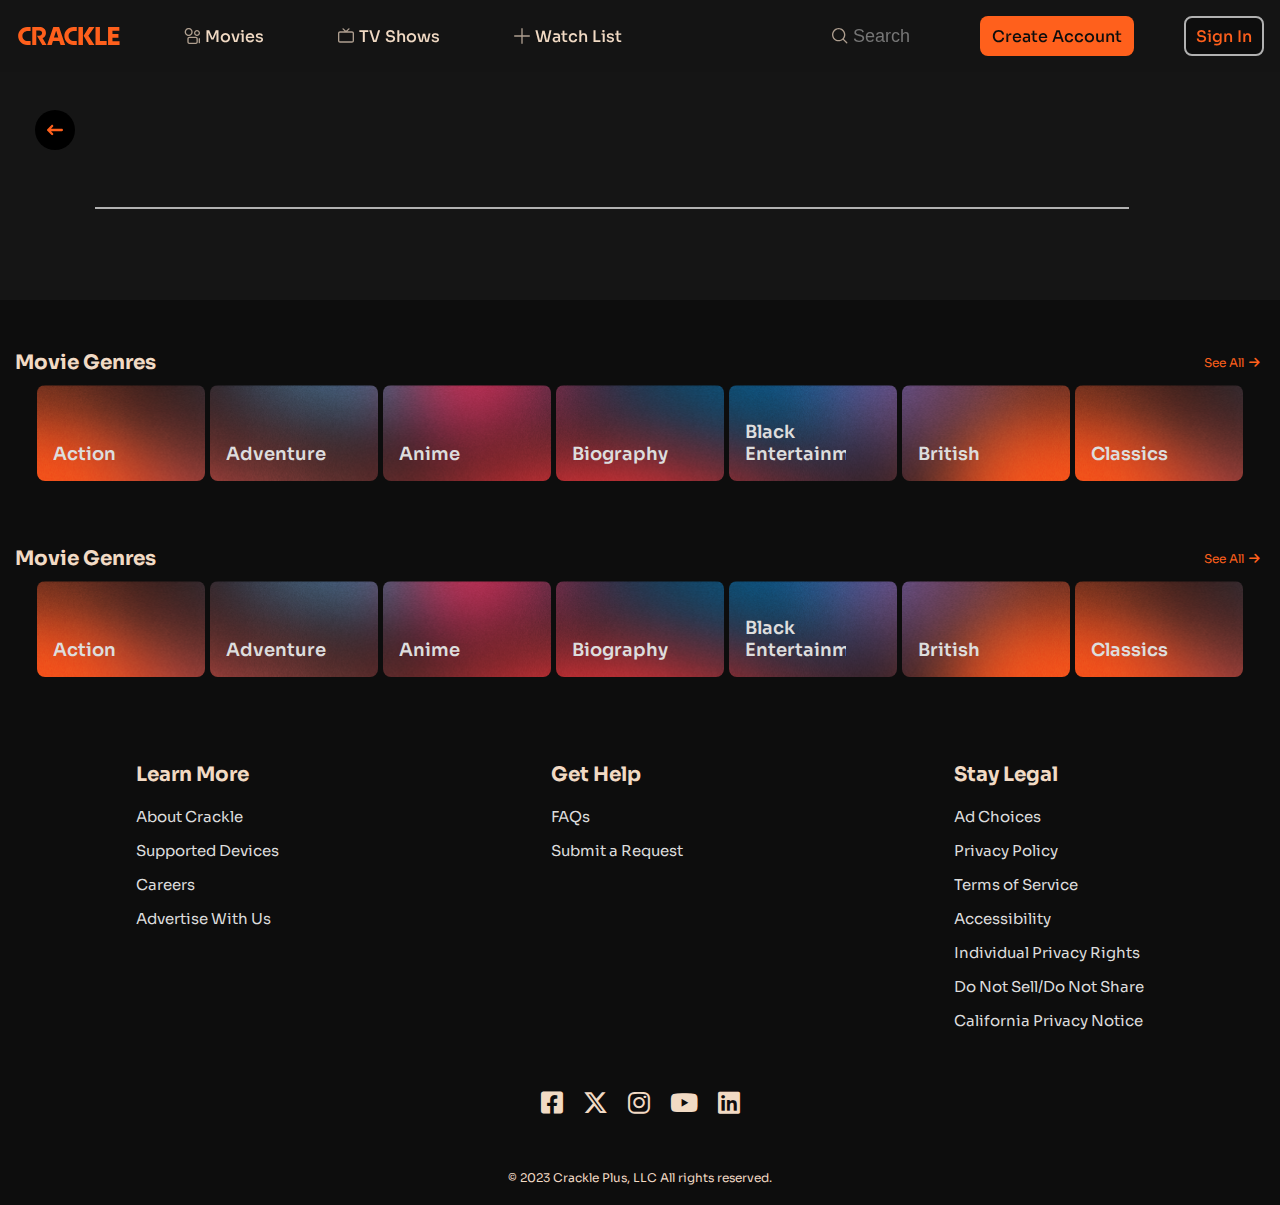
<file: search.html>
<html>
    <head>
        <title>Crackle - Watch Movies Online, Free TV Shows, Original Online ..., crackle.com</title>
        <meta charset="UTF-8"/>
        <meta name="viewport" content="width=device-width, initial-scale=1.0"/>
        <link href="https://fonts.googleapis.com/css2?family=Montserrat:ital,wght@0,100;0,200;0,300;0,400;0,500;0,600;0,700;0,800;0,900;1,100;1,200;1,300;1,400;1,500;1,600;1,700;1,800;1,900&family=Sora:wght@100;200;300;400;500;600;700;800&family=Vazirmatn:wght@100;200;300;400;500;600;700;800;900&display=swap" rel="stylesheet">
        <link rel="stylesheet" href="assets/css/fontawesome.css"/>
        <link rel="stylesheet" href="assets/css/brands.css"/>
        <link rel="stylesheet" href="assets/css/solid.css"/>
        <link rel="stylesheet" href="assets/css/style.css"/>
    </head>
    <body>
        <div class="responsive-header">
            <div class="full-container">
                <div class="flex align-center jc-sb">
                    <div class="logo">
                        <a href="#">
                            <svg width="90" height="15" viewBox="0 0 226 40" fill="#ff601c" xmlns="http://www.w3.org/2000/svg"><path d="M0 19.9986C0 31.0447 8.95808 39.9972 20.007 39.9972H27.6774V31.3575H22.2642C13.8387 31.3575 9.49067 26.2712 9.49067 19.9986C9.49067 13.726 13.8387 8.63966 22.2642 8.63966H27.6774V0H20.007C8.95808 0 0 8.95527 0 19.9986ZM102.628 19.9986C102.628 31.0447 111.586 39.9972 122.635 39.9972H130.305V31.3575H124.892C116.466 31.3575 112.118 26.2712 112.118 19.9986C112.118 13.726 116.466 8.63966 124.892 8.63966H130.305V0H122.635C111.586 0 102.628 8.95527 102.628 19.9986ZM61.7767 13.1624C61.7767 3.80416 55.0701 0 46.8926 0H31.3575V40H40.3043V7.5745H46.6587C50.6009 7.5745 53.3765 9.78936 53.3061 13.5174C53.2356 17.1751 50.0261 19.435 46.7601 19.4773H41.8091L53.6583 40H63.0701L54.143 24.7214C58.7897 22.8954 61.7767 19.2237 61.7767 13.1624ZM181.701 0H171.923V40H196.734V31.366H181.701V0ZM209.584 31.5238V23.9239H222.895V15.4477H209.584V8.57767H224.888V0H199.806V40H225.389V31.5238H209.584ZM78.019 0L64.4959 40H74.5586L77.3709 31.3237H91.3815L94.2839 40H104.454L91.0546 0H78.019ZM79.5858 23.5379L84.4551 8.40296L89.2145 23.5379H79.5858ZM133.985 40H143.958V0H133.985V40ZM157.523 0L145.431 19.5928L157.599 40H169.575L156.066 19.6435L169.615 0H157.523Z"></path></svg>
                        </a>
                    </div>
                    <div class="hamburger-menu flex flex-column jc-c align-center gap-10px">
                        <span></span>
                        <span></span>
                        <span></span>
                    </div>
                </div>
            </div>
        </div>
        <div class="header">
            <div class="full-container">
                <div class="header__holder flex align-center jc-sb">
                    <div class="header__menu flex align-center gap-50px">
                        <div class="header__menu__logo">
                            <a href="#">
                                <svg width="226" height="40" viewBox="0 0 226 40" fill="#ff601c" xmlns="http://www.w3.org/2000/svg"><path d="M0 19.9986C0 31.0447 8.95808 39.9972 20.007 39.9972H27.6774V31.3575H22.2642C13.8387 31.3575 9.49067 26.2712 9.49067 19.9986C9.49067 13.726 13.8387 8.63966 22.2642 8.63966H27.6774V0H20.007C8.95808 0 0 8.95527 0 19.9986ZM102.628 19.9986C102.628 31.0447 111.586 39.9972 122.635 39.9972H130.305V31.3575H124.892C116.466 31.3575 112.118 26.2712 112.118 19.9986C112.118 13.726 116.466 8.63966 124.892 8.63966H130.305V0H122.635C111.586 0 102.628 8.95527 102.628 19.9986ZM61.7767 13.1624C61.7767 3.80416 55.0701 0 46.8926 0H31.3575V40H40.3043V7.5745H46.6587C50.6009 7.5745 53.3765 9.78936 53.3061 13.5174C53.2356 17.1751 50.0261 19.435 46.7601 19.4773H41.8091L53.6583 40H63.0701L54.143 24.7214C58.7897 22.8954 61.7767 19.2237 61.7767 13.1624ZM181.701 0H171.923V40H196.734V31.366H181.701V0ZM209.584 31.5238V23.9239H222.895V15.4477H209.584V8.57767H224.888V0H199.806V40H225.389V31.5238H209.584ZM78.019 0L64.4959 40H74.5586L77.3709 31.3237H91.3815L94.2839 40H104.454L91.0546 0H78.019ZM79.5858 23.5379L84.4551 8.40296L89.2145 23.5379H79.5858ZM133.985 40H143.958V0H133.985V40ZM157.523 0L145.431 19.5928L157.599 40H169.575L156.066 19.6435L169.615 0H157.523Z"></path></svg>
                            </a>
                        </div>
                        <div class="header__menu__list">
                            <ul class="flex align-center gap-50px">
                                <li>
                                    <a class="flex align-center gap-5px btn-transparent" href="#">
                                        <svg width="16" height="16" viewBox="0 0 16 16" fill="none" xmlns="http://www.w3.org/2000/svg"><g opacity="0.7"><path fill-rule="evenodd" clip-rule="evenodd" d="M3.13593 0.304482C3.62124 0.103463 4.14138 0 4.66667 0C5.19195 0 5.7121 0.103463 6.1974 0.304482C6.6827 0.505501 7.12366 0.800139 7.49509 1.17157C7.86653 1.54301 8.16117 1.98396 8.36218 2.46927C8.5632 2.95457 8.66667 3.47471 8.66667 4C8.66667 4.52529 8.5632 5.04543 8.36218 5.53073C8.16117 6.01604 7.86653 6.45699 7.49509 6.82843C7.12366 7.19986 6.6827 7.4945 6.1974 7.69552C5.7121 7.89654 5.19195 8 4.66667 8C4.14138 8 3.62124 7.89654 3.13593 7.69552C2.65063 7.4945 2.20967 7.19986 1.83824 6.82843C1.46681 6.45699 1.17217 6.01604 0.971148 5.53073C0.77013 5.04543 0.666667 4.52529 0.666667 4C0.666667 3.47471 0.77013 2.95457 0.971148 2.46927C1.17217 1.98396 1.46681 1.54301 1.83824 1.17157C2.20967 0.800139 2.65063 0.505501 3.13593 0.304482ZM4.66667 1.33333C4.31647 1.33333 3.96971 1.40231 3.64618 1.53632C3.32264 1.67033 3.02867 1.86676 2.78105 2.11438C2.53343 2.36201 2.337 2.65598 2.20299 2.97951C2.06898 3.30305 2 3.64981 2 4C2 4.35019 2.06898 4.69695 2.20299 5.02049C2.337 5.34402 2.53343 5.638 2.78105 5.88562C3.02867 6.13324 3.32264 6.32967 3.64618 6.46368C3.96971 6.59769 4.31647 6.66667 4.66667 6.66667C5.01686 6.66667 5.36362 6.59769 5.68716 6.46368C6.01069 6.32967 6.30466 6.13324 6.55228 5.88562C6.79991 5.638 6.99633 5.34402 7.13034 5.02049C7.26436 4.69695 7.33333 4.35019 7.33333 4C7.33333 3.64981 7.26436 3.30305 7.13034 2.97951C6.99633 2.65598 6.79991 2.362 6.55228 2.11438C6.30466 1.86676 6.01069 1.67033 5.68716 1.53632C5.36362 1.40231 5.01686 1.33333 4.66667 1.33333Z" fill="#F1DAC4"></path><path fill-rule="evenodd" clip-rule="evenodd" d="M10.8787 2.87868C11.4413 2.31607 12.2044 2 13 2C13.7956 2 14.5587 2.31607 15.1213 2.87868C15.6839 3.44129 16 4.20435 16 5C16 5.79565 15.6839 6.55871 15.1213 7.12132C14.5587 7.68393 13.7956 8 13 8C12.2044 8 11.4413 7.68393 10.8787 7.12132C10.3161 6.55871 10 5.79565 10 5C10 4.20435 10.3161 3.44129 10.8787 2.87868ZM13 3.33333C12.558 3.33333 12.134 3.50893 11.8215 3.82149C11.5089 4.13405 11.3333 4.55797 11.3333 5C11.3333 5.44203 11.5089 5.86595 11.8215 6.17851C12.134 6.49107 12.558 6.66667 13 6.66667C13.442 6.66667 13.866 6.49107 14.1785 6.17851C14.4911 5.86595 14.6667 5.44203 14.6667 5C14.6667 4.55797 14.4911 4.13405 14.1785 3.82149C13.866 3.50893 13.442 3.33333 13 3.33333Z" fill="#F1DAC4"></path><path fill-rule="evenodd" clip-rule="evenodd" d="M3.33333 10.6667C3.33333 9.5621 4.22876 8.66667 5.33333 8.66667H11.8095C12.9141 8.66667 13.8095 9.5621 13.8095 10.6667V14C13.8095 15.1046 12.9141 16 11.8095 16H5.33333C4.22876 16 3.33333 15.1046 3.33333 14V10.6667ZM5.33333 10C4.96514 10 4.66667 10.2985 4.66667 10.6667V14C4.66667 14.3682 4.96514 14.6667 5.33333 14.6667H11.8095C12.1777 14.6667 12.4762 14.3682 12.4762 14V10.6667C12.4762 10.2985 12.1777 10 11.8095 10H5.33333Z" fill="#F1DAC4"></path><path fill-rule="evenodd" clip-rule="evenodd" d="M15.3333 10C15.7015 10 16 10.2985 16 10.6667V14.6667C16 15.0349 15.7015 15.3333 15.3333 15.3333C14.9651 15.3333 14.6667 15.0349 14.6667 14.6667V10.6667C14.6667 10.2985 14.9651 10 15.3333 10Z" fill="#F1DAC4"></path></g></svg>
                                        <span>Movies</span>
                                    </a>
                                </li>
                                <li>
                                    <a class="flex align-center gap-5px btn-transparent" href="#">
                                        <svg width="16" height="16" viewBox="0 0 16 16" fill="none" xmlns="http://www.w3.org/2000/svg"><g opacity="0.7"><path fill-rule="evenodd" clip-rule="evenodd" d="M5.51122 0.378029C5.24664 0.121982 4.82459 0.128901 4.56854 0.393483C4.31249 0.658065 4.31941 1.08012 4.58399 1.33617L6.64769 3.33329H2C0.895431 3.33329 0 4.22872 0 5.33329V12.6666C0 13.7712 0.89543 14.6666 2 14.6666H14C15.1046 14.6666 16 13.7712 16 12.6666V5.33329C16 4.22872 15.1046 3.33329 14 3.33329H9.35229L11.416 1.33617C11.6806 1.08012 11.6875 0.658065 11.4314 0.393483C11.1754 0.128901 10.7533 0.121982 10.4888 0.378029L7.99999 2.78651L5.51122 0.378029ZM1.33333 5.33329C1.33333 4.9651 1.63181 4.66663 2 4.66663H14C14.3682 4.66663 14.6667 4.9651 14.6667 5.33329V12.6666C14.6667 13.0348 14.3682 13.3333 14 13.3333H2C1.63181 13.3333 1.33333 13.0348 1.33333 12.6666V5.33329Z" fill="#F1DAC4"></path></g></svg>
                                        <span>TV Shows</span>
                                    </a>
                                </li>
                                <li>
                                    <a class="flex align-center gap-5px btn-transparent" href="#">
                                        <svg width="16" height="16" viewBox="0 0 16 16" fill="none" xmlns="http://www.w3.org/2000/svg"><g opacity="0.7"><path d="M8 0C7.63181 0 7.33333 0.298477 7.33333 0.666667V7.33333H0.666667C0.298477 7.33333 0 7.63181 0 8C0 8.36819 0.298477 8.66667 0.666667 8.66667H7.33333V15.3333C7.33333 15.7015 7.63181 16 8 16C8.36819 16 8.66667 15.7015 8.66667 15.3333V8.66667H15.3333C15.7015 8.66667 16 8.36819 16 8C16 7.63181 15.7015 7.33333 15.3333 7.33333H8.66667V0.666667C8.66667 0.298477 8.36819 0 8 0Z" fill="#F1DAC4"></path></g></svg>
                                        <span>Watch List</span>
                                    </a>
                                </li>
                            </ul>
                        </div>
                    </div>
                    <div class="header__action flex align-center gap-50px">
                        <div class="header__action__search flex align-center gap-5px btn-transparent">
                            <svg width="16" height="16" viewBox="0 0 16 16" fill="none" xmlns="http://www.w3.org/2000/svg"><g opacity="0.7"><path fill-rule="evenodd" clip-rule="evenodd" d="M6.66667 0C4.89856 0 3.20286 0.702379 1.95262 1.95262C0.702379 3.20286 0 4.89856 0 6.66667C0 8.43478 0.702379 10.1305 1.95262 11.3807C3.20286 12.631 4.89856 13.3333 6.66667 13.3333C8.21114 13.3333 9.70037 12.7974 10.8857 11.8285L14.2905 15.2333C14.5509 15.4937 14.973 15.4937 15.2333 15.2333C15.4937 14.973 15.4937 14.5509 15.2333 14.2905L11.8285 10.8857C12.7974 9.70037 13.3333 8.21114 13.3333 6.66667C13.3333 4.89856 12.631 3.20286 11.3807 1.95262C10.1305 0.702379 8.43478 0 6.66667 0ZM2.89543 2.89543C3.89562 1.89524 5.25218 1.33333 6.66667 1.33333C8.08116 1.33333 9.43771 1.89524 10.4379 2.89543C11.4381 3.89562 12 5.25218 12 6.66667C12 8.08116 11.4381 9.43771 10.4379 10.4379C9.43771 11.4381 8.08116 12 6.66667 12C5.25218 12 3.89562 11.4381 2.89543 10.4379C1.89524 9.43771 1.33333 8.08116 1.33333 6.66667C1.33333 5.25218 1.89524 3.89562 2.89543 2.89543Z" fill="#F1DAC4"></path></g></svg>
                            <input type="text" placeholder="Search"/>
                        </div>
                        <div class="header__action__register">
                            <a class="flex align-center btn-primary" href="#">
                                <span>Create Account</span>
                            </a>
                        </div>
                        <div class="header__action__login">
                            <a class="flex align-center btn" href="#">
                                <span>Sign In</span>
                            </a>
                        </div>
                    </div>
                </div>
            </div>
        </div>
        <div class="search">
            <div class="full-container">
                <div class="flex align-start nowrap gap-10px">
                    <div>
                        <a href="#">
                            <svg width="24" height="16" viewBox="0 0 24 16" fill="currentColor" xmlns="http://www.w3.org/2000/svg"><path d="M6.50229 0.787861L0.502285 6.78786C0.180906 7.10934 0.000366211 7.54529 0.000366211 7.99986C0.000366211 8.45443 0.180906 8.89039 0.502285 9.21186L6.50229 15.2119C6.8256 15.5241 7.25863 15.6969 7.70811 15.693C8.1576 15.6891 8.58756 15.5088 8.9054 15.191C9.22325 14.8731 9.40353 14.4432 9.40744 13.9937C9.41135 13.5442 9.23856 13.1112 8.92628 12.7879L6.58457 10.4461C6.52448 10.3862 6.48354 10.3098 6.46694 10.2265C6.45034 10.1433 6.45883 10.057 6.49133 9.97861C6.52383 9.9002 6.57888 9.83321 6.6495 9.78613C6.72012 9.73905 6.80312 9.714 6.888 9.71415H22.2857C22.7404 9.71415 23.1764 9.53354 23.4979 9.21204C23.8194 8.89055 24 8.45452 24 7.99986C24 7.5452 23.8194 7.10917 23.4979 6.78768C23.1764 6.46619 22.7404 6.28558 22.2857 6.28558H6.888C6.80312 6.28573 6.72012 6.26067 6.6495 6.21359C6.57888 6.16651 6.52383 6.09952 6.49133 6.02112C6.45883 5.94271 6.45034 5.85642 6.46694 5.77318C6.48354 5.68995 6.52448 5.61352 6.58457 5.55358L8.92628 3.21186C9.23856 2.88854 9.41135 2.45551 9.40744 2.00603C9.40353 1.55655 9.22325 1.12659 8.9054 0.808743C8.58756 0.490901 8.1576 0.310611 7.70811 0.306705C7.25863 0.3028 6.8256 0.47559 6.50229 0.787861Z"></path></svg>
                        </a>
                    </div>
                    <div class="search__box flex align-center gap-5px nowrap">
                        <input type="text" />
                    </div>
                </div>
            </div>
        </div>
        <div class="movie-genre">
            <div class="container-l">
                <div class="flex flex-column">
                    <div class="flex align-center nowrap jc-sb">
                        <h1 class="movie-genre__header">Movie Genres</h1>
                        <a class="flex align-center gap-5px see-all" href="#">
                            <span>See All</span>
                            <i class="fa-solid fa-arrow-right"></i>
                        </a>
                    </div>
                    <div class="movie-genre__content">
                        <ul class="flex align-center jc-c gap-5px">
                            <li>
                                <a href="#">
                                    <span>Action</span>
                                </a>
                            </li>
                            <li>
                                <a href="#">
                                    <span>Adventure</span>
                                </a>
                            </li>
                            <li>
                                <a href="#">
                                    <span>Anime</span>
                                </a>
                            </li>
                            <li>
                                <a href="#">
                                    <span>Biography</span>
                                </a>
                            </li>
                            <li>
                                <a href="#">
                                    <span>Black Entertainment</span>
                                </a>
                            </li>
                            <li>
                                <a href="#">
                                    <span>British</span>
                                </a>
                            </li>
                            <li>
                                <a href="#">
                                    <span>Classics</span>
                                </a>
                            </li>
                        </ul>
                    </div>
                </div>
            </div>
        </div>
        <div class="tvshow-genre">
            <div class="container-l">
                <div class="flex flex-column">
                    <div class="flex align-center nowrap jc-sb">
                        <h1 class="movie-genre__header">Movie Genres</h1>
                        <a class="flex align-center gap-5px see-all" href="#">
                            <span>See All</span>
                            <i class="fa-solid fa-arrow-right"></i>
                        </a>
                    </div>
                    <div class="movie-genre__content">
                        <ul class="flex align-center jc-c gap-5px">
                            <li>
                                <a href="#">
                                    <span>Action</span>
                                </a>
                            </li>
                            <li>
                                <a href="#">
                                    <span>Adventure</span>
                                </a>
                            </li>
                            <li>
                                <a href="#">
                                    <span>Anime</span>
                                </a>
                            </li>
                            <li>
                                <a href="#">
                                    <span>Biography</span>
                                </a>
                            </li>
                            <li>
                                <a href="#">
                                    <span>Black Entertainment</span>
                                </a>
                            </li>
                            <li>
                                <a href="#">
                                    <span>British</span>
                                </a>
                            </li>
                            <li>
                                <a href="#">
                                    <span>Classics</span>
                                </a>
                            </li>
                        </ul>
                    </div>
                </div>
            </div>
        </div>
        <div class="footer">
            <div class="container-l">
                <div class="flex flex-column gap-50px align-center">
                    <div class="footer__content">
                        <ul class="flex jc-se gap-150px">
                            <li>
                                <ul class="flex flex-column gap-5px">
                                    <li>
                                        <h1 class="footer__section-title">Learn More</h1>
                                    </li>
                                    <li>
                                        <a href="#">About Crackle</a>
                                    </li>
                                    <li>
                                        <a href="#">Supported Devices</a>
                                    </li>
                                    <li>
                                        <a href="#">Careers</a>
                                    </li>
                                    <li>
                                        <a href="#">Advertise With Us</a>
                                    </li>
                                </ul>
                            </li>
                            <li>
                                <ul class="flex flex-column gap-5px">
                                    <li>
                                        <h1 class="footer__section-title">Get Help</h1>
                                    </li>
                                    <li>
                                        <a href="#">FAQs</a>
                                    </li>
                                    <li>
                                        <a href="#">Submit a Request</a>
                                    </li>
                                </ul>
                            </li>
                            <li>
                               <ul class="flex flex-column gap-5px">
                                    <li>
                                        <h1 class="footer__section-title">Stay Legal</h1>
                                    </li>
                                    <li>
                                        <a href="#">Ad Choices</a>
                                    </li>
                                    <li>
                                        <a href="#">Privacy Policy</a>
                                    </li>
                                    <li>
                                        <a href="#">Terms of Service</a>
                                    </li>
                                    <li>
                                        <a href="#">Accessibility</a>
                                    </li>
                                    <li>
                                        <a href="#">Individual Privacy Rights</a>
                                    </li>
                                    <li>
                                        <a href="#">Do Not Sell/Do Not Share</a>
                                    </li>
                                    <li>
                                        <a href="#">California Privacy Notice</a>
                                    </li>
                               </ul>
                            </li>
                        </ul>
                    </div>
                    <div class="footer__social-media">
                        <ul class="flex nowrap align-center gap-10px">
                            <li>
                                <a href="#">
                                    <i class="fa-brands fa-square-facebook"></i>
                                </a>
                            </li>
                            <li>
                                <a href="#">
                                    <i class="fa-brands fa-x-twitter"></i>
                                </a>
                            </li>
                            <li>
                                <a href="#">
                                    <i class="fa-brands fa-instagram"></i>
                                </a>
                            </li>
                            <li>
                                <a href="#">
                                    <i class="fa-brands fa-youtube"></i>
                                </a>
                            </li>
                            <li>
                                <a href="#">
                                    <i class="fa-brands fa-linkedin"></i>
                                </a>
                            </li>
                        </ul>
                    </div>
                    <div class="footer__copyrhight">
                        <p>&copy; 2023 Crackle Plus, LLC All rights reserved.</p>
                    </div>
                </div>
            </div>
        </div>
    </body>
</html>
</file>
<file: assets/css/style.css>
html {
    font-size: 10px;
}
*, *::before, *::after {
    box-sizing: border-box;
    -webkit-box-sizing: border-box;
    -ms-box-sizing: border-box;
    -moz-box-sizing: border-box;
    -o-box-sizing: border-box;
}
* {
    margin: 0;
    padding: 0;
}
body {
    direction: ltr;
    font-family: 'Sora', sans-serif;
    background-color: #0d0d0d;
}
a {
    text-decoration: none;
    color: #f1dac4;
}
ul, li {
    list-style: none;
}
.full-container {
    width: 100%;
}
.container-l {
    width: 1250px;
    margin: 0 auto;
}
.flex {
    display: flex;
}
.flex-column {
    flex-direction: column;
}
.column-1 {
    width: 8.33%;
}
.column-2 {
    width: 16.667%;
}
.column-3 {
    width: 25.0%;
}
.column-4 {
    width: 33.33%;
}
.column-5 {
    width: 41.667%;
}
.column-6 {
    width: 50.0%;
}
.column-7 {
    width: 58.33%;
}
.column-8 {
    width: 66.667%;
}
.column-9 {
    width: 75%;
}
.column-10 {
    width: 83.33%;
}
.column-11 {
    width: 91.667%;
}
.column-12 {
    width: 100.0%;
}
.width-20 {
    width: 20%;
}
.align-center {
    align-items: center;
}
.align-start {
    align-items: start;
}
.jc-sb {
    justify-content: space-between;
}
.jc-c {
    justify-content: center;
}
.jc-se {
    justify-content: space-evenly;
}
.nowrap {
    flex-wrap: nowrap;
}
.wrap {
    flex-wrap: wrap;
}
.gap-150px {
    gap: 150px;
}
.gap-50px {
    gap: 50px;
}
.gap-10px {
    gap: 10px;
}
.gap-5px {
    gap: 5px;
}
.row-gap-5px {
    row-gap: 5px;
}
.row-gap-15px {
    row-gap: 15px;
}
.row-gap-50px {
    row-gap: 50px;
}
.bg-dark {
    background-color: #0d0d0d;
    border: 1px solid #dddddd;
    color: #fff;
    padding: 5px;
    border-radius: 5px;
    font-size: 1rem;
}
.timelength {
    font-size: 0.8rem;
    color: #f1dac4;
}
.btn {
    font-size: 1.6rem;
    color: #FF601C !important;
    font-size: 1.6rem;
    font-weight: 500;
    /* line-height: 16px; */
    padding: 7px 10px;
    height: 40px;
    transition: all 0.3s;
    border-radius: 8px;
    border: 2px solid #b1b1b1;
    background-color: #0d0d0d;
}
.btn:hover {
    border: 2px solid #FF601C;
    color: #f1dac4;
}
.btn-primary {
    background-color: #FF601C;
    color: #0d0d0d !important;
    font-size: 1.6rem;
    font-weight: 500;
    /* line-height: 16px; */
    padding: 7px 10px;
    height: 40px;
    transition: all 0.3s;
    border-radius: 8px;
    border: 2px solid transparent;
}
.btn-primary:hover {
    border: 2px solid #f1dac4;
}
.btn-transparent {
    font-size: 1.6rem;
    color: #f1dac4;
    font-size: 1.6rem;
    font-weight: 500;
    /* line-height: 16px; */
    padding: 7px 10px;
    height: 40px;
    transition: all 0.3s;
    border-radius: 8px;
    border: 2px solid transparent;
}
.btn-transparent:hover {
    border: 2px solid #f1dac4;
}
.ta-c {
    text-align: center;
}
.categories {
    padding: 15px 0;
    color: #f1dac4;
}
.ptb-10px {
    padding: 10px 0;
}
.ptb-50px {
    padding: 50px 0;
}
.ptb-90px {
    padding: 90px 0;
}
.ptb-180px {
    padding: 180px 0;
}
.plr-50px {
    padding: 0 50px;
}
.categories-content {
    padding: 10px 0;
}
.categories-content__header {
    font-size: 2rem;
    margin: 10px 0;
}
.categories-a {
    display: block;
    margin: 0 5px;
    position: relative;
    transition: all 0.3s ease-in-out;
}
.categories-a:hover {
    transform: scale(1.05);
    z-index: 2;
}
.categories-a::before {
    content: "";
    position: absolute;
    top: 0;
    left: 0;
    right: 0;
    bottom: 0;
    opacity: 0;
    /* z-index: 1; */
    transition: all 0.3s ease-in-out;
    padding: 2px 2px 30px 2px;
    background-color: rgba(255, 96, 28, 0.25);
    /* outline: 5px 5px 30px 5px rgba(255, 96, 28, 0.25); */
    /* box-shadow: 0 0 0 30px rgba(255, 96, 28, 0.25); */
    border-radius: 5px;
}
.categories-a:hover::before,
.categories-a:hover .categories-btn,
.categories-a:hover .categories-title {
    opacity: 1;
}
.categories-img {
    width: 100%;
    height: 100%;
    object-fit: cover;
    border-radius: 5px;
}
.categories-btn {
    position: absolute;
    background-color: #FF601C;
    border: 2px solid #FF601C;
    border-radius: 50%;
    width: 54px;
    height: 54px;
    bottom: 17px;
    left: 50%;
    transform: translateX(-50%);
    opacity: 0;
    transition: all 0.3s ease-in-out;
    scale: 1.0;
    z-index: 1;
}
.categories-btn:hover {
    scale: 1.1;
    opacity: 1;
    cursor: pointer;
}
.categories-btn svg {
    width: 26px;
    height: 26px;
    color: #151515!important;
}
.categories-title {
    position: absolute;
    left: 0;
    bottom: -25px;
    font-size: 1.6rem;
    font-weight: 600;
    color: #f1dac4;
    transition: all 0.3s ease-in-out;
    opacity: 0;
}
.see-all {
    color: #FF601C;
    padding: 5px;
    font-size: 1.2rem;
}
.header {
    position: fixed;
    top: 0;
    width: 100%;
    z-index: 10;
}
.header__holder {
    color: #f1dac4;
    padding: 16px;
    background-color: #141414cc;
}
.header .header__holder .header__menu__logo a svg {
    width: 106px;
    height: 18px;
}
.header .header__action__search input {
    background-color: transparent;
    width: 65px;
    height: 35px;
    border: none;
    outline: none;
    color: #f1dac4;
    font-size: 1.8rem;
    font-weight: 500;
}
.hero-section {
    position: relative;
    width: 100%;
    margin-bottom: 30px;
}
.border-bottom {
    margin-bottom: 5px;
    border-bottom: 1px solid #b1b1b1;
}
.hero-section::before {
    content: "";
    position: absolute;
    top: 0;
    left: 0;
    right: 0;
    bottom: 0;
    z-index: 1;
    background: linear-gradient(90deg,#0d0d0de6,#0d0d0d00 53.51%),linear-gradient(180deg,#0d0d0d00,#0d0d0d);
}
.hero-section .hero-section__background {
    position: absolute;
    top: 0;
    left: 0;
    width: 100%;
    height: 770px;
}
.hero-section .hero-section__background img {
    width: 100%;
    height: 100%;
    object-fit: cover;
}
.hero-section .hero-section__content-box {
    color: #fff;
    position: relative;
    z-index: 2;
}
.hero-section .hero-section__content-box .hero-section__content__header {
    font-size: 3.2rem;
    margin: 15px 0;
}
.hero-section .hero-section__content-box .hero-section__content__rating {
    font-size: 1.2rem;
    margin: 15px 0;
}
.hero-section .hero-section__content-box .hero-section__content__button {
    margin: 15px 0;
}
.hero-section .hero-section__content-box .hero-section__content__button ul li a {
    color: #fff;
    font-size: 1.6rem;
}
.hero-section .hero-section__content-box .hero-section__content__description {
    color: #fff;
    font-size: 1rem;
    margin: 15px 0;
}
.hero-section .hero-section__spotlight {
    position: relative;
    z-index: 2;
}
.create-account {
    padding: 10px 0;
    margin: 10px 0;
}
.create-account .create-account__content {
    position: relative;
    width: 100%;
    height: 300px;
    margin-bottom: 25px;
}
.create-account .create-account__content::before {
    content: "";
    position: absolute;
    top: 0;
    left: 0;
    bottom: 0;
    right: 0;
    background-image: url('../images/background.69985521.jpg');
    background-position: top left;
    background-repeat: no-repeat;
    background-size: cover;
    border-radius: 10px;
}
.create-account .create-account__content__details {
    position: relative;
    z-index: 2;
    top: 0;
    left: 0;
    color: #fff;
}
.create-account .create-account__content__details ul {
    width: 100%;
    height: 100%;
}
.create-account .create-account__content__details ul li ul {
    padding: 100px;
}
.create-account .create-account__content__details ul li ul li {
    color: #fff;
    font-size: 1.6rem;
}
.create-account .create-account__content__details ul li ul li i {
    color: #FF601C;
}
.create-account .create-account__content__details ul li ul li a {
    display: block;
    min-width: 165px;
    height: 50px;
    padding: 12px;
}

.movie-genre,
.tvshow-genre {
    margin: 25px 0;
    padding: 15px 0;
}
.movie-genre__header {
    font-size: 2.0rem;
    color: #f1dac4;
    font-weight: 700;
    margin: 10px 0;
}
.movie-genre .movie-genre__content ul li a,
.tvshow-genre .movie-genre__content ul li a {
    display: flex;
    align-items: end;
    height: 96px;
    width: 168px;
    background-image: url('../images/genres-card-background.0a6fd851.png');
    background-size: 600%;
    padding: 16px;
    border-radius: 8px;
    position: relative;
    transition: all 0.3s ease-in-out;
}
.movie-genre .movie-genre__content ul li a:hover,
.tvshow-genre .movie-genre__content ul li a:hover {
    transform: scale(1.1);
}
.movie-genre .movie-genre__content ul li:nth-child(1) a,
.tvshow-genre .movie-genre__content ul li:nth-child(1) a {
    background-position: 0 top;
}
.movie-genre .movie-genre__content ul li:nth-child(2) a,
.tvshow-genre .movie-genre__content ul li:nth-child(2) a {
    background-position: -100% top;
}
.movie-genre .movie-genre__content ul li:nth-child(3) a,
.tvshow-genre .movie-genre__content ul li:nth-child(3) a {
    background-position: -200% top;
}
.movie-genre .movie-genre__content ul li:nth-child(4) a,
.tvshow-genre .movie-genre__content ul li:nth-child(4) a {
    background-position: -300% top;
}
.movie-genre .movie-genre__content ul li:nth-child(5) a,
.tvshow-genre .movie-genre__content ul li:nth-child(5) a {
    background-position: -400% top;
}
.movie-genre .movie-genre__content ul li:nth-child(6) a,
.tvshow-genre .movie-genre__content ul li:nth-child(6) a {
    background-position: -500% top;
}
.movie-genre .movie-genre__content ul li:nth-child(7) a,
.tvshow-genre .movie-genre__content ul li:nth-child(7) a {
    background-position: -600% top;
}
.movie-genre .movie-genre__content ul li a span,
.tvshow-genre .movie-genre__content ul li a span {
    display: block;
    position: absolute;
    z-index: 1;
    color: #dddddd;
    font-size: 1.8rem;
    font-weight: 600;
    width: 60%;
    overflow: hidden;
}
.footer {
    padding: 20px 0;
    margin-top: 50px;
}
.footer .footer__content {
    width: 100%;
    color: #f1dac4;
}
.footer .footer__content .footer__section-title {
    color: #f1dac4;
    font-size: 2rem;
    font-weight: 700;
    margin-bottom: 10px;
}
.footer .footer__content ul li ul li a {
    color: #dddddd;
    display: block;
    font-size: 1.5rem;
    padding: 5px 0;
    transition: all 0.3s ease-in-out;
}
.footer .footer__content ul li ul li a:hover {
    color: #f1dac4;
}
.footer .footer__social-media ul li a i {
    padding: 5px;
    color: #f1dac4;
    font-size: 2.5rem;
    transition: all 0.3s ease-in-out;
}
.footer .footer__social-media ul li a:hover i {
    color: #FF601C;
}
.footer .footer__copyrhight {
    color: #f1dac4;
    font-size: 1.2rem;
}
.movies {
    /* position: relative; */
}
.left-sidebar {
    width: 250px;
    height: 100%;
    left: 0;
    top: 72px;
}
.left-sidebar ul {
    background-color: #151515;
    font-size: 1.4rem;
    padding: 20px;
    border-radius: 5px;
    border: 2px solid #dddddd;
    color: #f1dac4;
    /* height: 80vh; */
    /* overflow: hidden; */
    /* overflow-y: scroll; */
    /* position: sticky; */
}
.left-sidebar ul li a {
    display: block;
    border: 1px solid transparent;
    padding: 5px;
    border-radius: 5px;
    transition: all 0.3s ease-in-out;
}
.left-sidebar ul li a:hover {
    border: 1px solid #f1dac4;
}
.right-sidebar {
    width: 100%;
    min-height: 100vh;
}
.pagination-border {
    width: 100%;
    height: 1px;
    background-color: #dddddd;
}
.pagination-number {
    color: #dddddd;
    font-size: 1.4rem;
    padding: 16px;
}
.search {
    padding: 100px 25px;
    height: 300px;
    background-color: #151515;
}
.search a {
    display: block;
    padding: 10px;
    background-color: #000;
    border: 2px solid transparent;
    border-radius: 50%;
    transition: all 0.3s ease-in-out;
    margin: 10px;
}
.search a:hover {
    border: 2px solid #b1b1b1;
}
.search a svg {
    color: #FF601C;
    width: 16px;
    height: 16px;
}
.search .search__box {
    width: 95%;
    margin: 32px 72px 42px auto;
}
.search .search__box input {
    background-color: #151515;
    padding: 15px;
    border: none;
    border-bottom: 2px solid  #b1b1b1;
    outline: none;
    color: rgb(234, 246, 255);
    font-size: 4rem;
    height: 100%;
    width: 95%;
}
.responsive-header {
    display: none;
    padding: 15px 30px;
    background-color: #141414cc;
}
.responsive-header .hamburger-menu span {
    display: block;
    width: 30px;
    height: 2px;
    background-color: #f1dac4;
}
.responsive-header .hamburger-menu:hover {
    cursor: pointer;
}
@media only screen and (max-width:1260px) {
    .container-l {
        width: 90%;
        margin: 0 auto;
    }
    .nowrap,
    .movie-genre .movie-genre__content ul li a,
    .tvshow-genre .movie-genre__content ul li a,
    .movie-genre .movie-genre__content ul,
    .tvshow-genre .movie-genre__content ul {
        flex-wrap: wrap;
    }
    .header .header__holder .header__menu, 
    .header .header__holder .header__action,
    .header .header__holder .header__menu .header__menu__list, ul {
        gap: 25px;
    }
    .categories-btn {
        width: 36px;
        height: 36px;
    }
    .categories-btn svg {
        width: 16px;
        height: 16px;
    }
}
@media only screen and (max-width: 1050px) {
    html {
        font-size: 9px;
    }
    .header .header__holder {
        justify-content: center;
        flex-wrap: wrap;
    }
    .hero-section .hero-section__content-box {
        padding-top: 150px;
    }
    .categories .categories-content ul {
        justify-content: center;
    }
    .categories .categories-content ul li {
        width: 25%;
    }
    .create-account .create-account__content__details .create-account__content__title {
        font-size: 1.8rem;
    }
    .create-account .create-account__content__details ul li ul li {
        font-size: 1.4rem;
    }
    .movies.ptb-90px {
        padding: 120px 0;
    }
    .create-account .create-account__content .create-account__content__details ul.first {
        display: flex;
        flex-wrap: nowrap;
        flex-direction: column;
        align-items: center;
    }
    .create-account .create-account__content__details ul li ul {
        padding: 20px;
    }
}
@media only screen and (max-width: 850px) {
    html {
        font-size: 8px;
    }
}
@media only screen and (max-width: 660px) {
    html {
        font-size: 8px;
    }
    .header {
        display: none;
    }
    .responsive-header {
        display: block;
        position: fixed;
        top: 0;
        left: 0;
        width: 100%;
        z-index: 15;
    }
    .footer .footer__content ul.gap-150px {
        gap: 50px;
    }
    .create-account .create-account__content__details ul li ul li a {
        padding: 15px;
        min-width: 100px;
    }
    .create-account .create-account__content__details ul li ul li a {
        min-width: auto;
        height: auto;
        padding: 10px;
    }
    .left-sidebar {
        width: 200px;
    }
    .left-sidebar ul {
        font-size: 1.2rem;
    }
    .header__action, .header .header__holder .header__menu .header__menu__list, ul {
        gap: 0;
    }
    .categories .categories-content ul li {
        width: 50%;
    }
    .categories-content__header {
        font-size: 1.4rem;
    }
    .btn {
        font-size: 1.3rem;
        padding: 5px;
        height: 30px;
    }
    .right-sidebar .plr-50px {
        padding: 0 20px;
    }
    .width-20 {
        width: 50%;
    }
    .movies.ptb-90px {
        padding: 60px 0;
    }
}
</file>
<file: assets/css/brands.css>
/*!
 * Font Awesome Free 6.4.2 by @fontawesome - https://fontawesome.com
 * License - https://fontawesome.com/license/free (Icons: CC BY 4.0, Fonts: SIL OFL 1.1, Code: MIT License)
 * Copyright 2023 Fonticons, Inc.
 */
:root, :host {
  --fa-style-family-brands: 'Font Awesome 6 Brands';
  --fa-font-brands: normal 400 1em/1 'Font Awesome 6 Brands'; }

@font-face {
  font-family: 'Font Awesome 6 Brands';
  font-style: normal;
  font-weight: 400;
  font-display: block;
  src: url("../fonts/fontawesome/fa-brands-400.woff2") format("woff2"), url("../fonts/fontawesome/fa-brands-400.ttf") format("truetype"); }

.fab,
.fa-brands {
  font-weight: 400; }

.fa-monero:before {
  content: "\f3d0"; }

.fa-hooli:before {
  content: "\f427"; }

.fa-yelp:before {
  content: "\f1e9"; }

.fa-cc-visa:before {
  content: "\f1f0"; }

.fa-lastfm:before {
  content: "\f202"; }

.fa-shopware:before {
  content: "\f5b5"; }

.fa-creative-commons-nc:before {
  content: "\f4e8"; }

.fa-aws:before {
  content: "\f375"; }

.fa-redhat:before {
  content: "\f7bc"; }

.fa-yoast:before {
  content: "\f2b1"; }

.fa-cloudflare:before {
  content: "\e07d"; }

.fa-ups:before {
  content: "\f7e0"; }

.fa-wpexplorer:before {
  content: "\f2de"; }

.fa-dyalog:before {
  content: "\f399"; }

.fa-bity:before {
  content: "\f37a"; }

.fa-stackpath:before {
  content: "\f842"; }

.fa-buysellads:before {
  content: "\f20d"; }

.fa-first-order:before {
  content: "\f2b0"; }

.fa-modx:before {
  content: "\f285"; }

.fa-guilded:before {
  content: "\e07e"; }

.fa-vnv:before {
  content: "\f40b"; }

.fa-square-js:before {
  content: "\f3b9"; }

.fa-js-square:before {
  content: "\f3b9"; }

.fa-microsoft:before {
  content: "\f3ca"; }

.fa-qq:before {
  content: "\f1d6"; }

.fa-orcid:before {
  content: "\f8d2"; }

.fa-java:before {
  content: "\f4e4"; }

.fa-invision:before {
  content: "\f7b0"; }

.fa-creative-commons-pd-alt:before {
  content: "\f4ed"; }

.fa-centercode:before {
  content: "\f380"; }

.fa-glide-g:before {
  content: "\f2a6"; }

.fa-drupal:before {
  content: "\f1a9"; }

.fa-hire-a-helper:before {
  content: "\f3b0"; }

.fa-creative-commons-by:before {
  content: "\f4e7"; }

.fa-unity:before {
  content: "\e049"; }

.fa-whmcs:before {
  content: "\f40d"; }

.fa-rocketchat:before {
  content: "\f3e8"; }

.fa-vk:before {
  content: "\f189"; }

.fa-untappd:before {
  content: "\f405"; }

.fa-mailchimp:before {
  content: "\f59e"; }

.fa-css3-alt:before {
  content: "\f38b"; }

.fa-square-reddit:before {
  content: "\f1a2"; }

.fa-reddit-square:before {
  content: "\f1a2"; }

.fa-vimeo-v:before {
  content: "\f27d"; }

.fa-contao:before {
  content: "\f26d"; }

.fa-square-font-awesome:before {
  content: "\e5ad"; }

.fa-deskpro:before {
  content: "\f38f"; }

.fa-sistrix:before {
  content: "\f3ee"; }

.fa-square-instagram:before {
  content: "\e055"; }

.fa-instagram-square:before {
  content: "\e055"; }

.fa-battle-net:before {
  content: "\f835"; }

.fa-the-red-yeti:before {
  content: "\f69d"; }

.fa-square-hacker-news:before {
  content: "\f3af"; }

.fa-hacker-news-square:before {
  content: "\f3af"; }

.fa-edge:before {
  content: "\f282"; }

.fa-threads:before {
  content: "\e618"; }

.fa-napster:before {
  content: "\f3d2"; }

.fa-square-snapchat:before {
  content: "\f2ad"; }

.fa-snapchat-square:before {
  content: "\f2ad"; }

.fa-google-plus-g:before {
  content: "\f0d5"; }

.fa-artstation:before {
  content: "\f77a"; }

.fa-markdown:before {
  content: "\f60f"; }

.fa-sourcetree:before {
  content: "\f7d3"; }

.fa-google-plus:before {
  content: "\f2b3"; }

.fa-diaspora:before {
  content: "\f791"; }

.fa-foursquare:before {
  content: "\f180"; }

.fa-stack-overflow:before {
  content: "\f16c"; }

.fa-github-alt:before {
  content: "\f113"; }

.fa-phoenix-squadron:before {
  content: "\f511"; }

.fa-pagelines:before {
  content: "\f18c"; }

.fa-algolia:before {
  content: "\f36c"; }

.fa-red-river:before {
  content: "\f3e3"; }

.fa-creative-commons-sa:before {
  content: "\f4ef"; }

.fa-safari:before {
  content: "\f267"; }

.fa-google:before {
  content: "\f1a0"; }

.fa-square-font-awesome-stroke:before {
  content: "\f35c"; }

.fa-font-awesome-alt:before {
  content: "\f35c"; }

.fa-atlassian:before {
  content: "\f77b"; }

.fa-linkedin-in:before {
  content: "\f0e1"; }

.fa-digital-ocean:before {
  content: "\f391"; }

.fa-nimblr:before {
  content: "\f5a8"; }

.fa-chromecast:before {
  content: "\f838"; }

.fa-evernote:before {
  content: "\f839"; }

.fa-hacker-news:before {
  content: "\f1d4"; }

.fa-creative-commons-sampling:before {
  content: "\f4f0"; }

.fa-adversal:before {
  content: "\f36a"; }

.fa-creative-commons:before {
  content: "\f25e"; }

.fa-watchman-monitoring:before {
  content: "\e087"; }

.fa-fonticons:before {
  content: "\f280"; }

.fa-weixin:before {
  content: "\f1d7"; }

.fa-shirtsinbulk:before {
  content: "\f214"; }

.fa-codepen:before {
  content: "\f1cb"; }

.fa-git-alt:before {
  content: "\f841"; }

.fa-lyft:before {
  content: "\f3c3"; }

.fa-rev:before {
  content: "\f5b2"; }

.fa-windows:before {
  content: "\f17a"; }

.fa-wizards-of-the-coast:before {
  content: "\f730"; }

.fa-square-viadeo:before {
  content: "\f2aa"; }

.fa-viadeo-square:before {
  content: "\f2aa"; }

.fa-meetup:before {
  content: "\f2e0"; }

.fa-centos:before {
  content: "\f789"; }

.fa-adn:before {
  content: "\f170"; }

.fa-cloudsmith:before {
  content: "\f384"; }

.fa-pied-piper-alt:before {
  content: "\f1a8"; }

.fa-square-dribbble:before {
  content: "\f397"; }

.fa-dribbble-square:before {
  content: "\f397"; }

.fa-codiepie:before {
  content: "\f284"; }

.fa-node:before {
  content: "\f419"; }

.fa-mix:before {
  content: "\f3cb"; }

.fa-steam:before {
  content: "\f1b6"; }

.fa-cc-apple-pay:before {
  content: "\f416"; }

.fa-scribd:before {
  content: "\f28a"; }

.fa-debian:before {
  content: "\e60b"; }

.fa-openid:before {
  content: "\f19b"; }

.fa-instalod:before {
  content: "\e081"; }

.fa-expeditedssl:before {
  content: "\f23e"; }

.fa-sellcast:before {
  content: "\f2da"; }

.fa-square-twitter:before {
  content: "\f081"; }

.fa-twitter-square:before {
  content: "\f081"; }

.fa-r-project:before {
  content: "\f4f7"; }

.fa-delicious:before {
  content: "\f1a5"; }

.fa-freebsd:before {
  content: "\f3a4"; }

.fa-vuejs:before {
  content: "\f41f"; }

.fa-accusoft:before {
  content: "\f369"; }

.fa-ioxhost:before {
  content: "\f208"; }

.fa-fonticons-fi:before {
  content: "\f3a2"; }

.fa-app-store:before {
  content: "\f36f"; }

.fa-cc-mastercard:before {
  content: "\f1f1"; }

.fa-itunes-note:before {
  content: "\f3b5"; }

.fa-golang:before {
  content: "\e40f"; }

.fa-kickstarter:before {
  content: "\f3bb"; }

.fa-grav:before {
  content: "\f2d6"; }

.fa-weibo:before {
  content: "\f18a"; }

.fa-uncharted:before {
  content: "\e084"; }

.fa-firstdraft:before {
  content: "\f3a1"; }

.fa-square-youtube:before {
  content: "\f431"; }

.fa-youtube-square:before {
  content: "\f431"; }

.fa-wikipedia-w:before {
  content: "\f266"; }

.fa-wpressr:before {
  content: "\f3e4"; }

.fa-rendact:before {
  content: "\f3e4"; }

.fa-angellist:before {
  content: "\f209"; }

.fa-galactic-republic:before {
  content: "\f50c"; }

.fa-nfc-directional:before {
  content: "\e530"; }

.fa-skype:before {
  content: "\f17e"; }

.fa-joget:before {
  content: "\f3b7"; }

.fa-fedora:before {
  content: "\f798"; }

.fa-stripe-s:before {
  content: "\f42a"; }

.fa-meta:before {
  content: "\e49b"; }

.fa-laravel:before {
  content: "\f3bd"; }

.fa-hotjar:before {
  content: "\f3b1"; }

.fa-bluetooth-b:before {
  content: "\f294"; }

.fa-sticker-mule:before {
  content: "\f3f7"; }

.fa-creative-commons-zero:before {
  content: "\f4f3"; }

.fa-hips:before {
  content: "\f452"; }

.fa-behance:before {
  content: "\f1b4"; }

.fa-reddit:before {
  content: "\f1a1"; }

.fa-discord:before {
  content: "\f392"; }

.fa-chrome:before {
  content: "\f268"; }

.fa-app-store-ios:before {
  content: "\f370"; }

.fa-cc-discover:before {
  content: "\f1f2"; }

.fa-wpbeginner:before {
  content: "\f297"; }

.fa-confluence:before {
  content: "\f78d"; }

.fa-mdb:before {
  content: "\f8ca"; }

.fa-dochub:before {
  content: "\f394"; }

.fa-accessible-icon:before {
  content: "\f368"; }

.fa-ebay:before {
  content: "\f4f4"; }

.fa-amazon:before {
  content: "\f270"; }

.fa-unsplash:before {
  content: "\e07c"; }

.fa-yarn:before {
  content: "\f7e3"; }

.fa-square-steam:before {
  content: "\f1b7"; }

.fa-steam-square:before {
  content: "\f1b7"; }

.fa-500px:before {
  content: "\f26e"; }

.fa-square-vimeo:before {
  content: "\f194"; }

.fa-vimeo-square:before {
  content: "\f194"; }

.fa-asymmetrik:before {
  content: "\f372"; }

.fa-font-awesome:before {
  content: "\f2b4"; }

.fa-font-awesome-flag:before {
  content: "\f2b4"; }

.fa-font-awesome-logo-full:before {
  content: "\f2b4"; }

.fa-gratipay:before {
  content: "\f184"; }

.fa-apple:before {
  content: "\f179"; }

.fa-hive:before {
  content: "\e07f"; }

.fa-gitkraken:before {
  content: "\f3a6"; }

.fa-keybase:before {
  content: "\f4f5"; }

.fa-apple-pay:before {
  content: "\f415"; }

.fa-padlet:before {
  content: "\e4a0"; }

.fa-amazon-pay:before {
  content: "\f42c"; }

.fa-square-github:before {
  content: "\f092"; }

.fa-github-square:before {
  content: "\f092"; }

.fa-stumbleupon:before {
  content: "\f1a4"; }

.fa-fedex:before {
  content: "\f797"; }

.fa-phoenix-framework:before {
  content: "\f3dc"; }

.fa-shopify:before {
  content: "\e057"; }

.fa-neos:before {
  content: "\f612"; }

.fa-square-threads:before {
  content: "\e619"; }

.fa-hackerrank:before {
  content: "\f5f7"; }

.fa-researchgate:before {
  content: "\f4f8"; }

.fa-swift:before {
  content: "\f8e1"; }

.fa-angular:before {
  content: "\f420"; }

.fa-speakap:before {
  content: "\f3f3"; }

.fa-angrycreative:before {
  content: "\f36e"; }

.fa-y-combinator:before {
  content: "\f23b"; }

.fa-empire:before {
  content: "\f1d1"; }

.fa-envira:before {
  content: "\f299"; }

.fa-square-gitlab:before {
  content: "\e5ae"; }

.fa-gitlab-square:before {
  content: "\e5ae"; }

.fa-studiovinari:before {
  content: "\f3f8"; }

.fa-pied-piper:before {
  content: "\f2ae"; }

.fa-wordpress:before {
  content: "\f19a"; }

.fa-product-hunt:before {
  content: "\f288"; }

.fa-firefox:before {
  content: "\f269"; }

.fa-linode:before {
  content: "\f2b8"; }

.fa-goodreads:before {
  content: "\f3a8"; }

.fa-square-odnoklassniki:before {
  content: "\f264"; }

.fa-odnoklassniki-square:before {
  content: "\f264"; }

.fa-jsfiddle:before {
  content: "\f1cc"; }

.fa-sith:before {
  content: "\f512"; }

.fa-themeisle:before {
  content: "\f2b2"; }

.fa-page4:before {
  content: "\f3d7"; }

.fa-hashnode:before {
  content: "\e499"; }

.fa-react:before {
  content: "\f41b"; }

.fa-cc-paypal:before {
  content: "\f1f4"; }

.fa-squarespace:before {
  content: "\f5be"; }

.fa-cc-stripe:before {
  content: "\f1f5"; }

.fa-creative-commons-share:before {
  content: "\f4f2"; }

.fa-bitcoin:before {
  content: "\f379"; }

.fa-keycdn:before {
  content: "\f3ba"; }

.fa-opera:before {
  content: "\f26a"; }

.fa-itch-io:before {
  content: "\f83a"; }

.fa-umbraco:before {
  content: "\f8e8"; }

.fa-galactic-senate:before {
  content: "\f50d"; }

.fa-ubuntu:before {
  content: "\f7df"; }

.fa-draft2digital:before {
  content: "\f396"; }

.fa-stripe:before {
  content: "\f429"; }

.fa-houzz:before {
  content: "\f27c"; }

.fa-gg:before {
  content: "\f260"; }

.fa-dhl:before {
  content: "\f790"; }

.fa-square-pinterest:before {
  content: "\f0d3"; }

.fa-pinterest-square:before {
  content: "\f0d3"; }

.fa-xing:before {
  content: "\f168"; }

.fa-blackberry:before {
  content: "\f37b"; }

.fa-creative-commons-pd:before {
  content: "\f4ec"; }

.fa-playstation:before {
  content: "\f3df"; }

.fa-quinscape:before {
  content: "\f459"; }

.fa-less:before {
  content: "\f41d"; }

.fa-blogger-b:before {
  content: "\f37d"; }

.fa-opencart:before {
  content: "\f23d"; }

.fa-vine:before {
  content: "\f1ca"; }

.fa-paypal:before {
  content: "\f1ed"; }

.fa-gitlab:before {
  content: "\f296"; }

.fa-typo3:before {
  content: "\f42b"; }

.fa-reddit-alien:before {
  content: "\f281"; }

.fa-yahoo:before {
  content: "\f19e"; }

.fa-dailymotion:before {
  content: "\e052"; }

.fa-affiliatetheme:before {
  content: "\f36b"; }

.fa-pied-piper-pp:before {
  content: "\f1a7"; }

.fa-bootstrap:before {
  content: "\f836"; }

.fa-odnoklassniki:before {
  content: "\f263"; }

.fa-nfc-symbol:before {
  content: "\e531"; }

.fa-ethereum:before {
  content: "\f42e"; }

.fa-speaker-deck:before {
  content: "\f83c"; }

.fa-creative-commons-nc-eu:before {
  content: "\f4e9"; }

.fa-patreon:before {
  content: "\f3d9"; }

.fa-avianex:before {
  content: "\f374"; }

.fa-ello:before {
  content: "\f5f1"; }

.fa-gofore:before {
  content: "\f3a7"; }

.fa-bimobject:before {
  content: "\f378"; }

.fa-facebook-f:before {
  content: "\f39e"; }

.fa-square-google-plus:before {
  content: "\f0d4"; }

.fa-google-plus-square:before {
  content: "\f0d4"; }

.fa-mandalorian:before {
  content: "\f50f"; }

.fa-first-order-alt:before {
  content: "\f50a"; }

.fa-osi:before {
  content: "\f41a"; }

.fa-google-wallet:before {
  content: "\f1ee"; }

.fa-d-and-d-beyond:before {
  content: "\f6ca"; }

.fa-periscope:before {
  content: "\f3da"; }

.fa-fulcrum:before {
  content: "\f50b"; }

.fa-cloudscale:before {
  content: "\f383"; }

.fa-forumbee:before {
  content: "\f211"; }

.fa-mizuni:before {
  content: "\f3cc"; }

.fa-schlix:before {
  content: "\f3ea"; }

.fa-square-xing:before {
  content: "\f169"; }

.fa-xing-square:before {
  content: "\f169"; }

.fa-bandcamp:before {
  content: "\f2d5"; }

.fa-wpforms:before {
  content: "\f298"; }

.fa-cloudversify:before {
  content: "\f385"; }

.fa-usps:before {
  content: "\f7e1"; }

.fa-megaport:before {
  content: "\f5a3"; }

.fa-magento:before {
  content: "\f3c4"; }

.fa-spotify:before {
  content: "\f1bc"; }

.fa-optin-monster:before {
  content: "\f23c"; }

.fa-fly:before {
  content: "\f417"; }

.fa-aviato:before {
  content: "\f421"; }

.fa-itunes:before {
  content: "\f3b4"; }

.fa-cuttlefish:before {
  content: "\f38c"; }

.fa-blogger:before {
  content: "\f37c"; }

.fa-flickr:before {
  content: "\f16e"; }

.fa-viber:before {
  content: "\f409"; }

.fa-soundcloud:before {
  content: "\f1be"; }

.fa-digg:before {
  content: "\f1a6"; }

.fa-tencent-weibo:before {
  content: "\f1d5"; }

.fa-symfony:before {
  content: "\f83d"; }

.fa-maxcdn:before {
  content: "\f136"; }

.fa-etsy:before {
  content: "\f2d7"; }

.fa-facebook-messenger:before {
  content: "\f39f"; }

.fa-audible:before {
  content: "\f373"; }

.fa-think-peaks:before {
  content: "\f731"; }

.fa-bilibili:before {
  content: "\e3d9"; }

.fa-erlang:before {
  content: "\f39d"; }

.fa-x-twitter:before {
  content: "\e61b"; }

.fa-cotton-bureau:before {
  content: "\f89e"; }

.fa-dashcube:before {
  content: "\f210"; }

.fa-42-group:before {
  content: "\e080"; }

.fa-innosoft:before {
  content: "\e080"; }

.fa-stack-exchange:before {
  content: "\f18d"; }

.fa-elementor:before {
  content: "\f430"; }

.fa-square-pied-piper:before {
  content: "\e01e"; }

.fa-pied-piper-square:before {
  content: "\e01e"; }

.fa-creative-commons-nd:before {
  content: "\f4eb"; }

.fa-palfed:before {
  content: "\f3d8"; }

.fa-superpowers:before {
  content: "\f2dd"; }

.fa-resolving:before {
  content: "\f3e7"; }

.fa-xbox:before {
  content: "\f412"; }

.fa-searchengin:before {
  content: "\f3eb"; }

.fa-tiktok:before {
  content: "\e07b"; }

.fa-square-facebook:before {
  content: "\f082"; }

.fa-facebook-square:before {
  content: "\f082"; }

.fa-renren:before {
  content: "\f18b"; }

.fa-linux:before {
  content: "\f17c"; }

.fa-glide:before {
  content: "\f2a5"; }

.fa-linkedin:before {
  content: "\f08c"; }

.fa-hubspot:before {
  content: "\f3b2"; }

.fa-deploydog:before {
  content: "\f38e"; }

.fa-twitch:before {
  content: "\f1e8"; }

.fa-ravelry:before {
  content: "\f2d9"; }

.fa-mixer:before {
  content: "\e056"; }

.fa-square-lastfm:before {
  content: "\f203"; }

.fa-lastfm-square:before {
  content: "\f203"; }

.fa-vimeo:before {
  content: "\f40a"; }

.fa-mendeley:before {
  content: "\f7b3"; }

.fa-uniregistry:before {
  content: "\f404"; }

.fa-figma:before {
  content: "\f799"; }

.fa-creative-commons-remix:before {
  content: "\f4ee"; }

.fa-cc-amazon-pay:before {
  content: "\f42d"; }

.fa-dropbox:before {
  content: "\f16b"; }

.fa-instagram:before {
  content: "\f16d"; }

.fa-cmplid:before {
  content: "\e360"; }

.fa-facebook:before {
  content: "\f09a"; }

.fa-gripfire:before {
  content: "\f3ac"; }

.fa-jedi-order:before {
  content: "\f50e"; }

.fa-uikit:before {
  content: "\f403"; }

.fa-fort-awesome-alt:before {
  content: "\f3a3"; }

.fa-phabricator:before {
  content: "\f3db"; }

.fa-ussunnah:before {
  content: "\f407"; }

.fa-earlybirds:before {
  content: "\f39a"; }

.fa-trade-federation:before {
  content: "\f513"; }

.fa-autoprefixer:before {
  content: "\f41c"; }

.fa-whatsapp:before {
  content: "\f232"; }

.fa-slideshare:before {
  content: "\f1e7"; }

.fa-google-play:before {
  content: "\f3ab"; }

.fa-viadeo:before {
  content: "\f2a9"; }

.fa-line:before {
  content: "\f3c0"; }

.fa-google-drive:before {
  content: "\f3aa"; }

.fa-servicestack:before {
  content: "\f3ec"; }

.fa-simplybuilt:before {
  content: "\f215"; }

.fa-bitbucket:before {
  content: "\f171"; }

.fa-imdb:before {
  content: "\f2d8"; }

.fa-deezer:before {
  content: "\e077"; }

.fa-raspberry-pi:before {
  content: "\f7bb"; }

.fa-jira:before {
  content: "\f7b1"; }

.fa-docker:before {
  content: "\f395"; }

.fa-screenpal:before {
  content: "\e570"; }

.fa-bluetooth:before {
  content: "\f293"; }

.fa-gitter:before {
  content: "\f426"; }

.fa-d-and-d:before {
  content: "\f38d"; }

.fa-microblog:before {
  content: "\e01a"; }

.fa-cc-diners-club:before {
  content: "\f24c"; }

.fa-gg-circle:before {
  content: "\f261"; }

.fa-pied-piper-hat:before {
  content: "\f4e5"; }

.fa-kickstarter-k:before {
  content: "\f3bc"; }

.fa-yandex:before {
  content: "\f413"; }

.fa-readme:before {
  content: "\f4d5"; }

.fa-html5:before {
  content: "\f13b"; }

.fa-sellsy:before {
  content: "\f213"; }

.fa-sass:before {
  content: "\f41e"; }

.fa-wirsindhandwerk:before {
  content: "\e2d0"; }

.fa-wsh:before {
  content: "\e2d0"; }

.fa-buromobelexperte:before {
  content: "\f37f"; }

.fa-salesforce:before {
  content: "\f83b"; }

.fa-octopus-deploy:before {
  content: "\e082"; }

.fa-medapps:before {
  content: "\f3c6"; }

.fa-ns8:before {
  content: "\f3d5"; }

.fa-pinterest-p:before {
  content: "\f231"; }

.fa-apper:before {
  content: "\f371"; }

.fa-fort-awesome:before {
  content: "\f286"; }

.fa-waze:before {
  content: "\f83f"; }

.fa-cc-jcb:before {
  content: "\f24b"; }

.fa-snapchat:before {
  content: "\f2ab"; }

.fa-snapchat-ghost:before {
  content: "\f2ab"; }

.fa-fantasy-flight-games:before {
  content: "\f6dc"; }

.fa-rust:before {
  content: "\e07a"; }

.fa-wix:before {
  content: "\f5cf"; }

.fa-square-behance:before {
  content: "\f1b5"; }

.fa-behance-square:before {
  content: "\f1b5"; }

.fa-supple:before {
  content: "\f3f9"; }

.fa-rebel:before {
  content: "\f1d0"; }

.fa-css3:before {
  content: "\f13c"; }

.fa-staylinked:before {
  content: "\f3f5"; }

.fa-kaggle:before {
  content: "\f5fa"; }

.fa-space-awesome:before {
  content: "\e5ac"; }

.fa-deviantart:before {
  content: "\f1bd"; }

.fa-cpanel:before {
  content: "\f388"; }

.fa-goodreads-g:before {
  content: "\f3a9"; }

.fa-square-git:before {
  content: "\f1d2"; }

.fa-git-square:before {
  content: "\f1d2"; }

.fa-square-tumblr:before {
  content: "\f174"; }

.fa-tumblr-square:before {
  content: "\f174"; }

.fa-trello:before {
  content: "\f181"; }

.fa-creative-commons-nc-jp:before {
  content: "\f4ea"; }

.fa-get-pocket:before {
  content: "\f265"; }

.fa-perbyte:before {
  content: "\e083"; }

.fa-grunt:before {
  content: "\f3ad"; }

.fa-weebly:before {
  content: "\f5cc"; }

.fa-connectdevelop:before {
  content: "\f20e"; }

.fa-leanpub:before {
  content: "\f212"; }

.fa-black-tie:before {
  content: "\f27e"; }

.fa-themeco:before {
  content: "\f5c6"; }

.fa-python:before {
  content: "\f3e2"; }

.fa-android:before {
  content: "\f17b"; }

.fa-bots:before {
  content: "\e340"; }

.fa-free-code-camp:before {
  content: "\f2c5"; }

.fa-hornbill:before {
  content: "\f592"; }

.fa-js:before {
  content: "\f3b8"; }

.fa-ideal:before {
  content: "\e013"; }

.fa-git:before {
  content: "\f1d3"; }

.fa-dev:before {
  content: "\f6cc"; }

.fa-sketch:before {
  content: "\f7c6"; }

.fa-yandex-international:before {
  content: "\f414"; }

.fa-cc-amex:before {
  content: "\f1f3"; }

.fa-uber:before {
  content: "\f402"; }

.fa-github:before {
  content: "\f09b"; }

.fa-php:before {
  content: "\f457"; }

.fa-alipay:before {
  content: "\f642"; }

.fa-youtube:before {
  content: "\f167"; }

.fa-skyatlas:before {
  content: "\f216"; }

.fa-firefox-browser:before {
  content: "\e007"; }

.fa-replyd:before {
  content: "\f3e6"; }

.fa-suse:before {
  content: "\f7d6"; }

.fa-jenkins:before {
  content: "\f3b6"; }

.fa-twitter:before {
  content: "\f099"; }

.fa-rockrms:before {
  content: "\f3e9"; }

.fa-pinterest:before {
  content: "\f0d2"; }

.fa-buffer:before {
  content: "\f837"; }

.fa-npm:before {
  content: "\f3d4"; }

.fa-yammer:before {
  content: "\f840"; }

.fa-btc:before {
  content: "\f15a"; }

.fa-dribbble:before {
  content: "\f17d"; }

.fa-stumbleupon-circle:before {
  content: "\f1a3"; }

.fa-internet-explorer:before {
  content: "\f26b"; }

.fa-stubber:before {
  content: "\e5c7"; }

.fa-telegram:before {
  content: "\f2c6"; }

.fa-telegram-plane:before {
  content: "\f2c6"; }

.fa-old-republic:before {
  content: "\f510"; }

.fa-odysee:before {
  content: "\e5c6"; }

.fa-square-whatsapp:before {
  content: "\f40c"; }

.fa-whatsapp-square:before {
  content: "\f40c"; }

.fa-node-js:before {
  content: "\f3d3"; }

.fa-edge-legacy:before {
  content: "\e078"; }

.fa-slack:before {
  content: "\f198"; }

.fa-slack-hash:before {
  content: "\f198"; }

.fa-medrt:before {
  content: "\f3c8"; }

.fa-usb:before {
  content: "\f287"; }

.fa-tumblr:before {
  content: "\f173"; }

.fa-vaadin:before {
  content: "\f408"; }

.fa-quora:before {
  content: "\f2c4"; }

.fa-square-x-twitter:before {
  content: "\e61a"; }

.fa-reacteurope:before {
  content: "\f75d"; }

.fa-medium:before {
  content: "\f23a"; }

.fa-medium-m:before {
  content: "\f23a"; }

.fa-amilia:before {
  content: "\f36d"; }

.fa-mixcloud:before {
  content: "\f289"; }

.fa-flipboard:before {
  content: "\f44d"; }

.fa-viacoin:before {
  content: "\f237"; }

.fa-critical-role:before {
  content: "\f6c9"; }

.fa-sitrox:before {
  content: "\e44a"; }

.fa-discourse:before {
  content: "\f393"; }

.fa-joomla:before {
  content: "\f1aa"; }

.fa-mastodon:before {
  content: "\f4f6"; }

.fa-airbnb:before {
  content: "\f834"; }

.fa-wolf-pack-battalion:before {
  content: "\f514"; }

.fa-buy-n-large:before {
  content: "\f8a6"; }

.fa-gulp:before {
  content: "\f3ae"; }

.fa-creative-commons-sampling-plus:before {
  content: "\f4f1"; }

.fa-strava:before {
  content: "\f428"; }

.fa-ember:before {
  content: "\f423"; }

.fa-canadian-maple-leaf:before {
  content: "\f785"; }

.fa-teamspeak:before {
  content: "\f4f9"; }

.fa-pushed:before {
  content: "\f3e1"; }

.fa-wordpress-simple:before {
  content: "\f411"; }

.fa-nutritionix:before {
  content: "\f3d6"; }

.fa-wodu:before {
  content: "\e088"; }

.fa-google-pay:before {
  content: "\e079"; }

.fa-intercom:before {
  content: "\f7af"; }

.fa-zhihu:before {
  content: "\f63f"; }

.fa-korvue:before {
  content: "\f42f"; }

.fa-pix:before {
  content: "\e43a"; }

.fa-steam-symbol:before {
  content: "\f3f6"; }
</file>
<file: assets/css/solid.css>
/*!
 * Font Awesome Free 6.4.2 by @fontawesome - https://fontawesome.com
 * License - https://fontawesome.com/license/free (Icons: CC BY 4.0, Fonts: SIL OFL 1.1, Code: MIT License)
 * Copyright 2023 Fonticons, Inc.
 */
:root, :host {
  --fa-style-family-classic: 'Font Awesome 6 Free';
  --fa-font-solid: normal 900 1em/1 'Font Awesome 6 Free'; }

@font-face {
  font-family: 'Font Awesome 6 Free';
  font-style: normal;
  font-weight: 900;
  font-display: block;
  src: url("../fonts/fontawesome/fa-solid-900.woff2") format("woff2"), url("../fonts/fontawesome/fa-solid-900.ttf") format("truetype"); }

.fas,
.fa-solid {
  font-weight: 900; }
</file>
